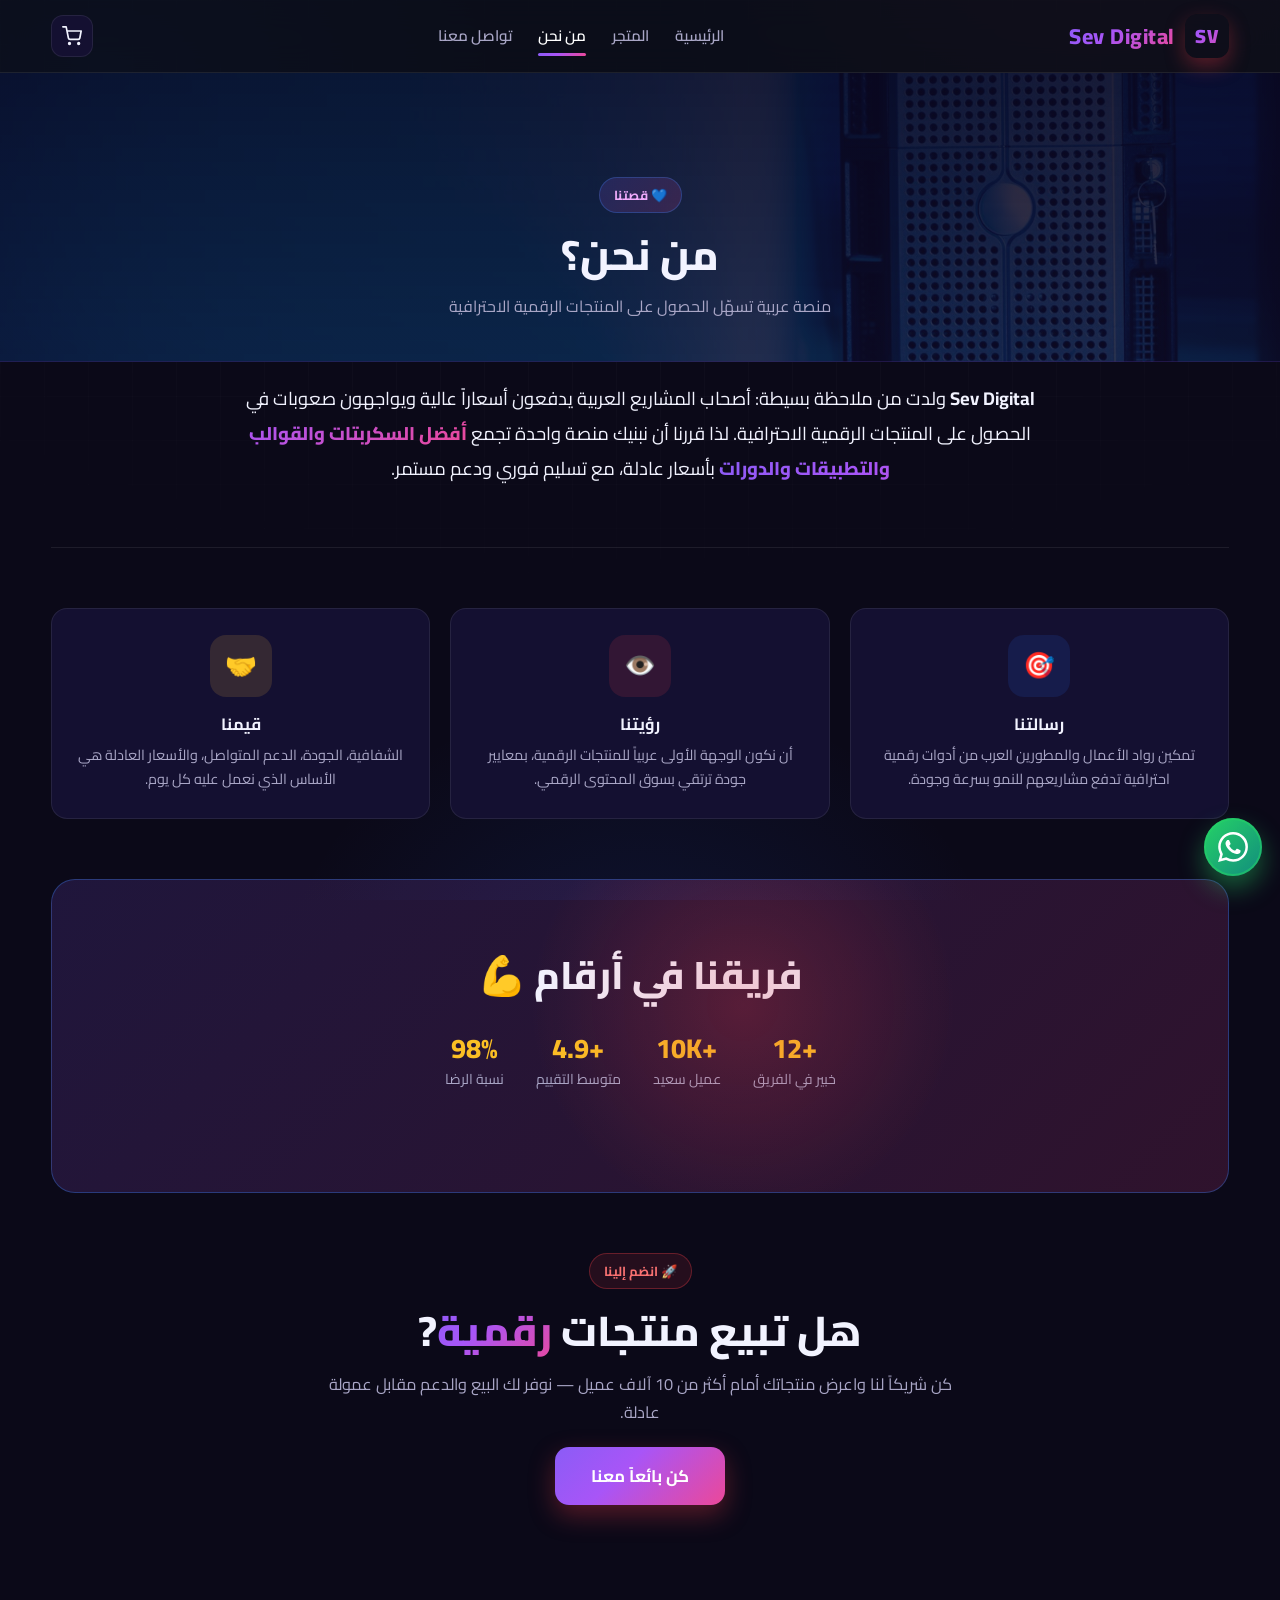
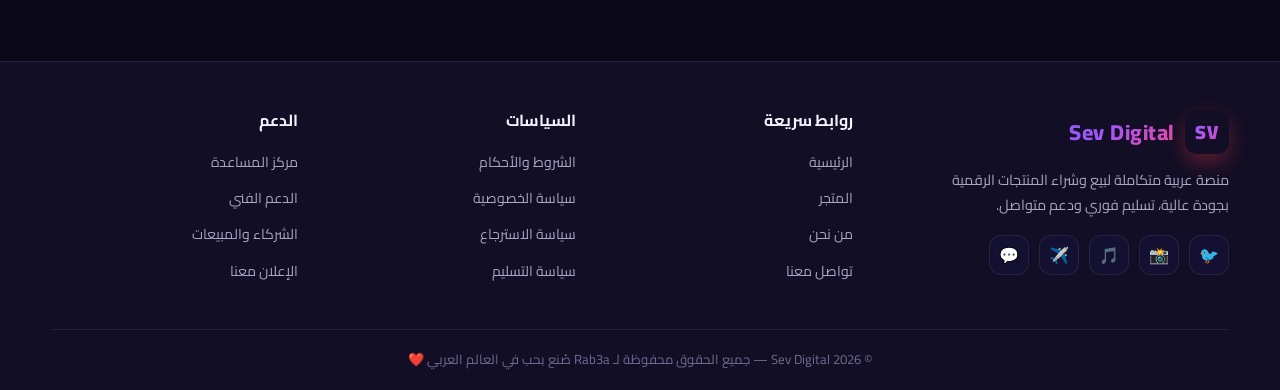
<file: about.html>
<!DOCTYPE html>
<html lang="ar" dir="rtl">
<head>
  <meta charset="UTF-8">
  <meta name="viewport" content="width=device-width, initial-scale=1.0, viewport-fit=cover">
  <meta name="description" content="من نحن — تعرّف على قصة Sev Digital وفريقنا ورسالتنا.">
  <meta name="theme-color" content="#7c3aed">
  <meta name="apple-mobile-web-app-capable" content="yes">
  <meta name="apple-mobile-web-app-status-bar-style" content="black-translucent">
  <title>من نحن — Sev Digital</title>
  <link rel="manifest" href="manifest.json">
  <link rel="apple-touch-icon" href="icons/icon-192.png">
  <link rel="icon" href="icons/icon-192.png" type="image/png">
  <link rel="preconnect" href="https://fonts.googleapis.com">
  <link href="https://fonts.googleapis.com/css2?family=Cairo:wght@400;500;600;700;800;900&display=swap" rel="stylesheet">
  <link rel="stylesheet" href="css/style.css?v=fg10">
</head>
<body>
  <div class="bg-decor"></div>
  <div class="bg-grid"></div>

  <header class="site-header">
    <div class="container nav">
      <a href="index.html" class="brand">
        <span class="brand-icon"><svg viewBox="0 0 512 512" width="26" height="26" fill="none" stroke="#fff" stroke-width="34" stroke-linecap="round" aria-hidden="true"><path d="M 196 184 h 104 a 36 36 0 0 1 0 72 h -104 a 36 36 0 0 0 0 72 h 104"/></svg></span>
        <span>Sev Digital</span>
      </a>
      <nav class="nav-links" id="navLinks">
        <a href="index.html">الرئيسية</a>
        <a href="products.html">المتجر</a>
        <a href="about.html">من نحن</a>
        <a href="contact.html">تواصل معنا</a>
      </nav>
      <div class="nav-actions">
        <button class="icon-btn" onclick="window.location.href='cart.html'" title="سلة التسوق">
          <svg width="20" height="20" viewBox="0 0 24 24" fill="none" stroke="currentColor" stroke-width="2" stroke-linecap="round" stroke-linejoin="round"><circle cx="9" cy="21" r="1"/><circle cx="20" cy="21" r="1"/><path d="M1 1h4l2.68 13.39a2 2 0 0 0 2 1.61h9.72a2 2 0 0 0 2-1.61L23 6H6"/></svg>
          <span class="nav-cart-badge" style="display:none">0</span>
        </button>
        <button class="hamburger" id="hamburger" aria-label="القائمة">
          <span></span><span></span><span></span>
        </button>
      </div>
    </div>
  </header>

  <section class="page-head head-casablanca">
    <div class="container">
      <span class="eyebrow">💙 قصتنا</span>
      <h1>من <span class="grad">نحن</span>؟</h1>
      <p>منصة عربية تسهّل الحصول على المنتجات الرقمية الاحترافية</p>
    </div>
  </section>

  <section class="section" style="padding-top:20px">
    <div class="container">
      <div class="prose" style="text-align:center">
        <p style="font-size:1.15rem;color:var(--text);line-height:1.9">
          <b>Sev Digital</b> ولدت من ملاحظة بسيطة: أصحاب المشاريع العربية يدفعون أسعاراً عالية ويواجهون صعوبات في الحصول على
          المنتجات الرقمية الاحترافية. لذا قررنا أن نبنيك منصة واحدة تجمع <span class="gradient-text" style="font-weight:800">أفضل السكربتات والقوالب والتطبيقات والدورات</span>
          بأسعار عادلة، مع تسليم فوري ودعم مستمر.
        </p>
      </div>

      <hr class="divider">

      <div class="features-grid" style="margin-bottom:60px">
        <div class="feature-card">
          <div class="feature-icon f-blue">🎯</div>
          <h4>رسالتنا</h4>
          <p>تمكين رواد الأعمال والمطورين العرب من أدوات رقمية احترافية تدفع مشاريعهم للنمو بسرعة وجودة.</p>
        </div>
        <div class="feature-card">
          <div class="feature-icon f-red">👁️</div>
          <h4>رؤيتنا</h4>
          <p>أن نكون الوجهة الأولى عربياً للمنتجات الرقمية، بمعايير جودة ترتقي بسوق المحتوى الرقمي.</p>
        </div>
        <div class="feature-card">
          <div class="feature-icon f-gold">🤝</div>
          <h4>قيمنا</h4>
          <p>الشفافية، الجودة، الدعم المتواصل، والأسعار العادلة هي الأساس الذي نعمل عليه كل يوم.</p>
        </div>
      </div>

      <div class="cta-box" style="margin-bottom:60px">
        <h2>فريقنا في أرقام 💪</h2>
        <div class="hero-stats" style="justify-content:center;margin-top:30px">
          <div class="stat"><h3><em>+12</em></h3><p>خبير في الفريق</p></div>
          <div class="stat"><h3><em>+10K</em></h3><p>عميل سعيد</p></div>
          <div class="stat"><h3><em>+4.9</em></h3><p>متوسط التقييم</p></div>
          <div class="stat"><h3><em>98%</em></h3><p>نسبة الرضا</p></div>
        </div>
      </div>

      <div class="section-head">
        <span class="eyebrow red">🚀 انضم إلينا</span>
        <h2 class="section-title">هل تبيع منتجات <span class="acc">رقمية</span>?</h2>
        <p>كن شريكاً لنا واعرض منتجاتك أمام أكثر من 10 آلاف عميل — نوفر لك البيع والدعم مقابل عمولة عادلة.</p>
        <div style="margin-top:20px">
          <a href="contact.html" class="btn btn-primary btn-lg">كن بائعاً معنا</a>
        </div>
      </div>
    </div>
  </section>

  <footer class="site-footer">
    <div class="container">
      <div class="footer-grid">
        <div class="footer-brand">
          <a href="index.html" class="brand"><span class="brand-icon"><svg viewBox="0 0 512 512" width="26" height="26" fill="none" stroke="#fff" stroke-width="34" stroke-linecap="round" aria-hidden="true"><path d="M 196 184 h 104 a 36 36 0 0 1 0 72 h -104 a 36 36 0 0 0 0 72 h 104"/></svg></span><span>Sev Digital</span></a>
          <p>منصة عربية متكاملة لبيع وشراء المنتجات الرقمية بجودة عالية، تسليم فوري ودعم متواصل.</p>
          <div class="footer-social">
            <a href="#" title="تويتر" aria-label="تويتر">🐦</a>
            <a href="#" title="انستغرام" aria-label="انستغرام">📸</a>
            <a href="#" title="تيك توك" aria-label="تيك توك">🎵</a>
            <a href="#" title="تيليغرام" aria-label="تيليغرام">✈️</a>
            <a href="#" title="واتساب" aria-label="واتساب">💬</a>
          </div>
        </div>
        <div class="footer-col">
          <h4>روابط سريعة</h4>
          <ul>
            <li><a href="index.html">الرئيسية</a></li>
            <li><a href="products.html">المتجر</a></li>
            <li><a href="about.html">من نحن</a></li>
            <li><a href="contact.html">تواصل معنا</a></li>
          </ul>
        </div>
        <div class="footer-col">
          <h4>السياسات</h4>
          <ul>
            <li><a href="terms.html">الشروط والأحكام</a></li>
            <li><a href="privacy.html">سياسة الخصوصية</a></li>
            <li><a href="terms.html#refund">سياسة الاسترجاع</a></li>
            <li><a href="terms.html#delivery">سياسة التسليم</a></li>
          </ul>
        </div>
        <div class="footer-col">
          <h4>الدعم</h4>
          <ul>
            <li><a href="contact.html">مركز المساعدة</a></li>
            <li><a href="contact.html">الدعم الفني</a></li>
            <li><a href="contact.html">الشركاء والمبيعات</a></li>
            <li><a href="contact.html">الإعلان معنا</a></li>
          </ul>
        </div>
      </div>
      <div class="footer-bottom">
        <p>© <span id="year"></span> Sev Digital — جميع الحقوق محفوظة لـ Rab3a صُنع بحب في العالم العربي ❤️</p>
      </div>
    </div>
  </footer>

  <button class="to-top" id="toTop" aria-label="العودة للأعلى">↑</button>


  <script src="js/config.js?v=fg10"></script>
  <script src="js/data.js?v=fg10"></script>
  <script src="js/app.js?v=fg10"></script>
</body>
</html>
</file>
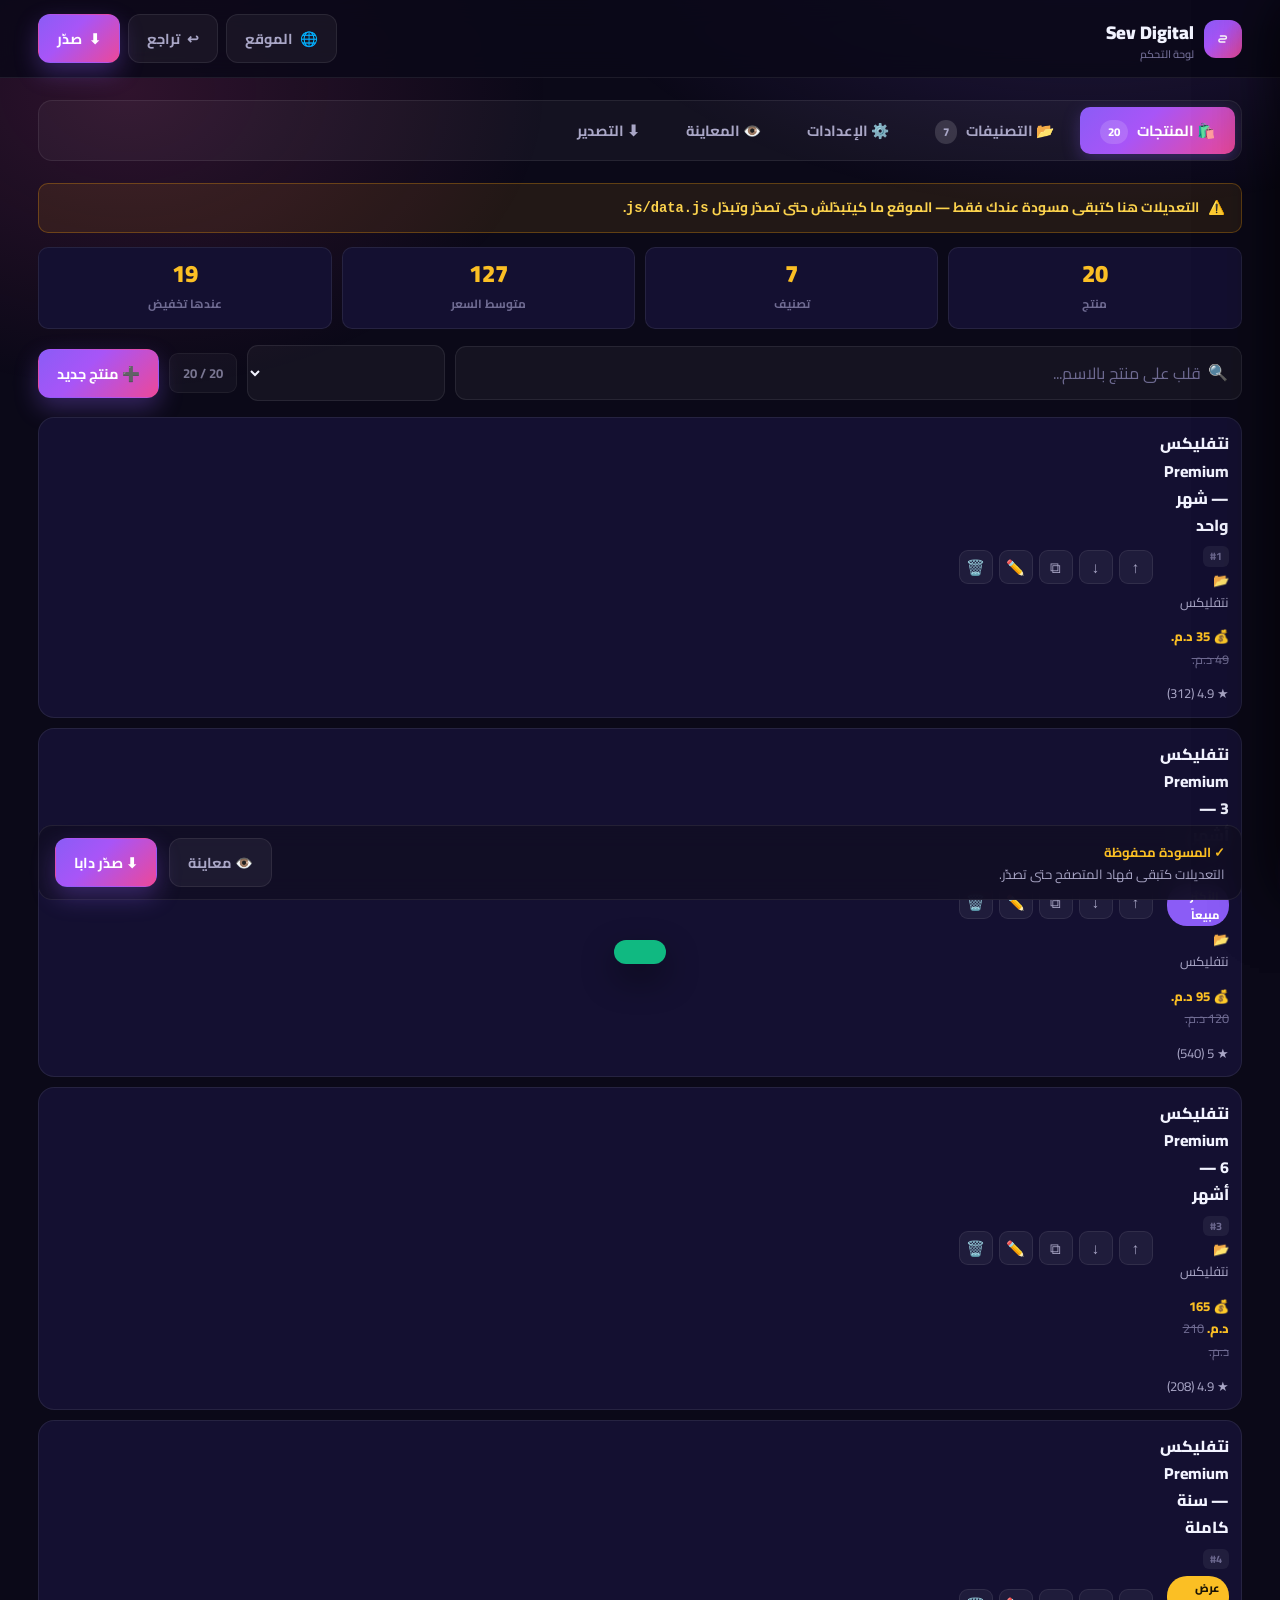
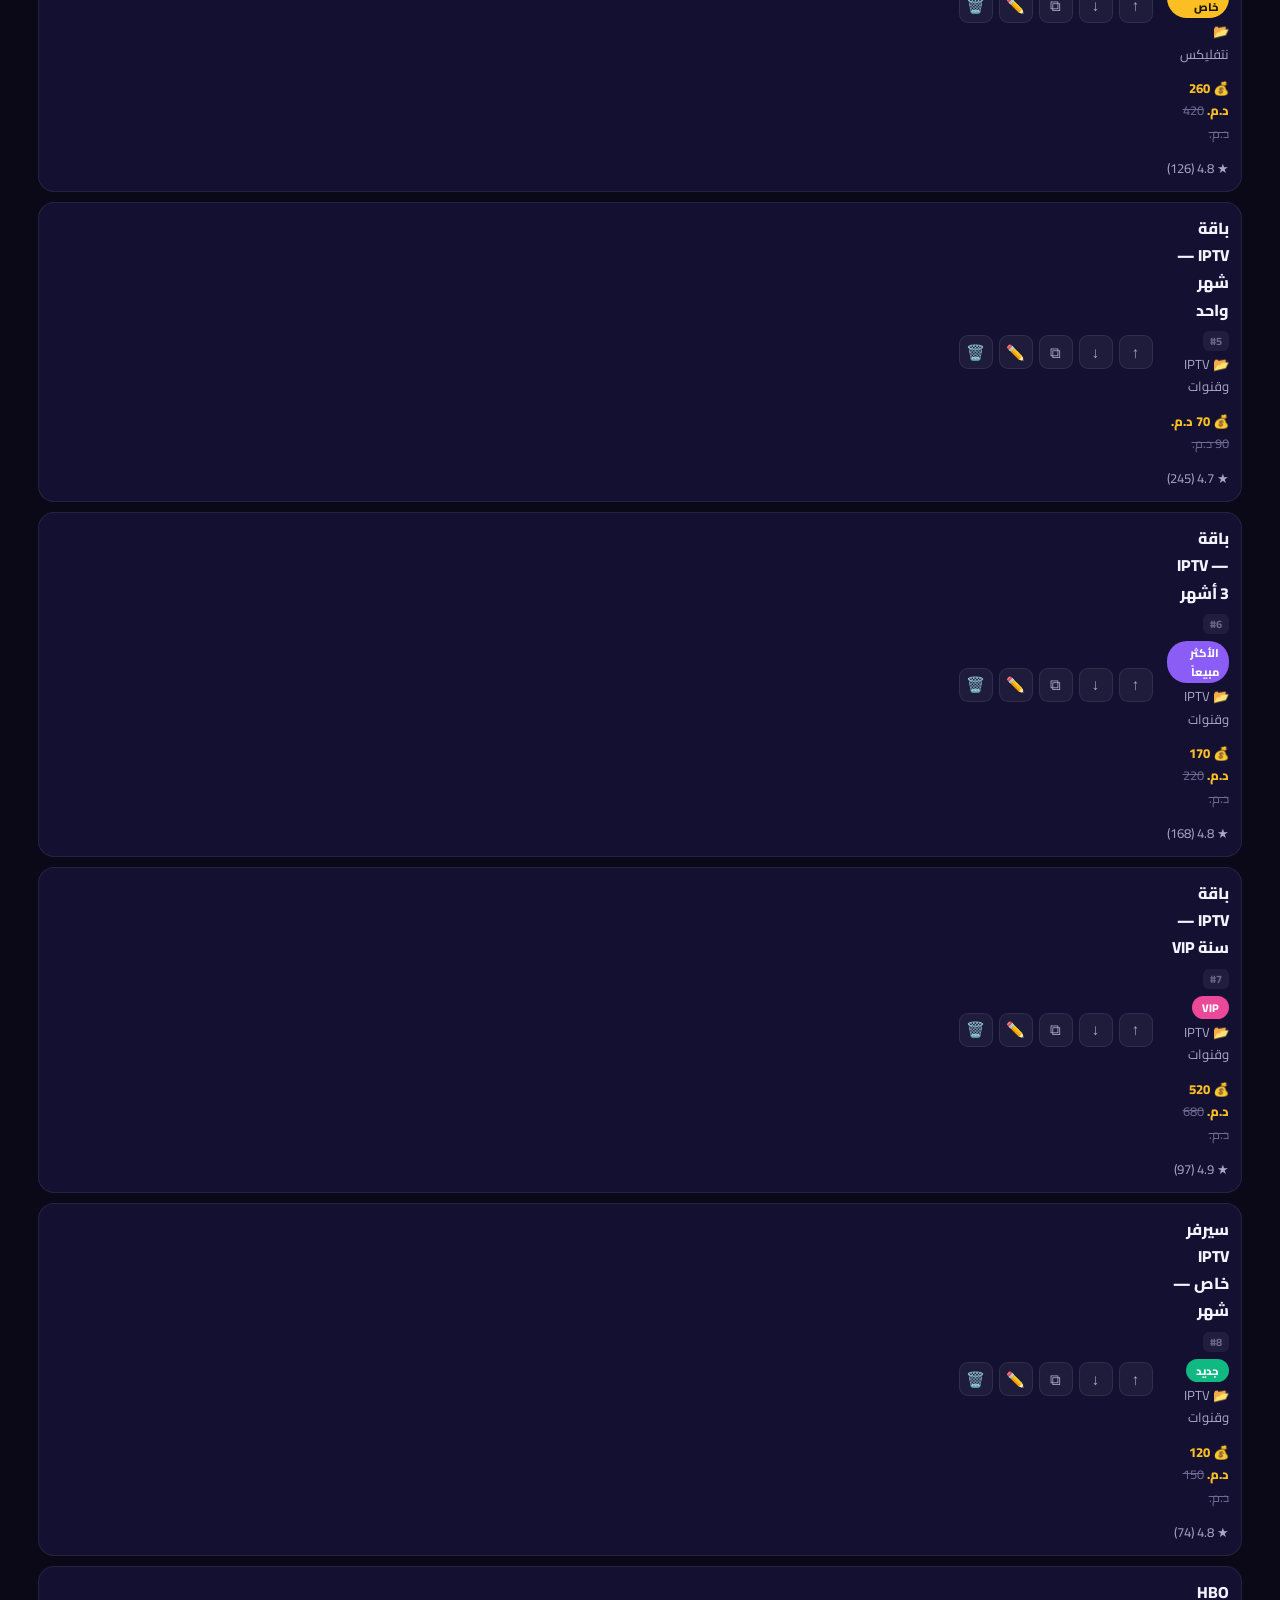
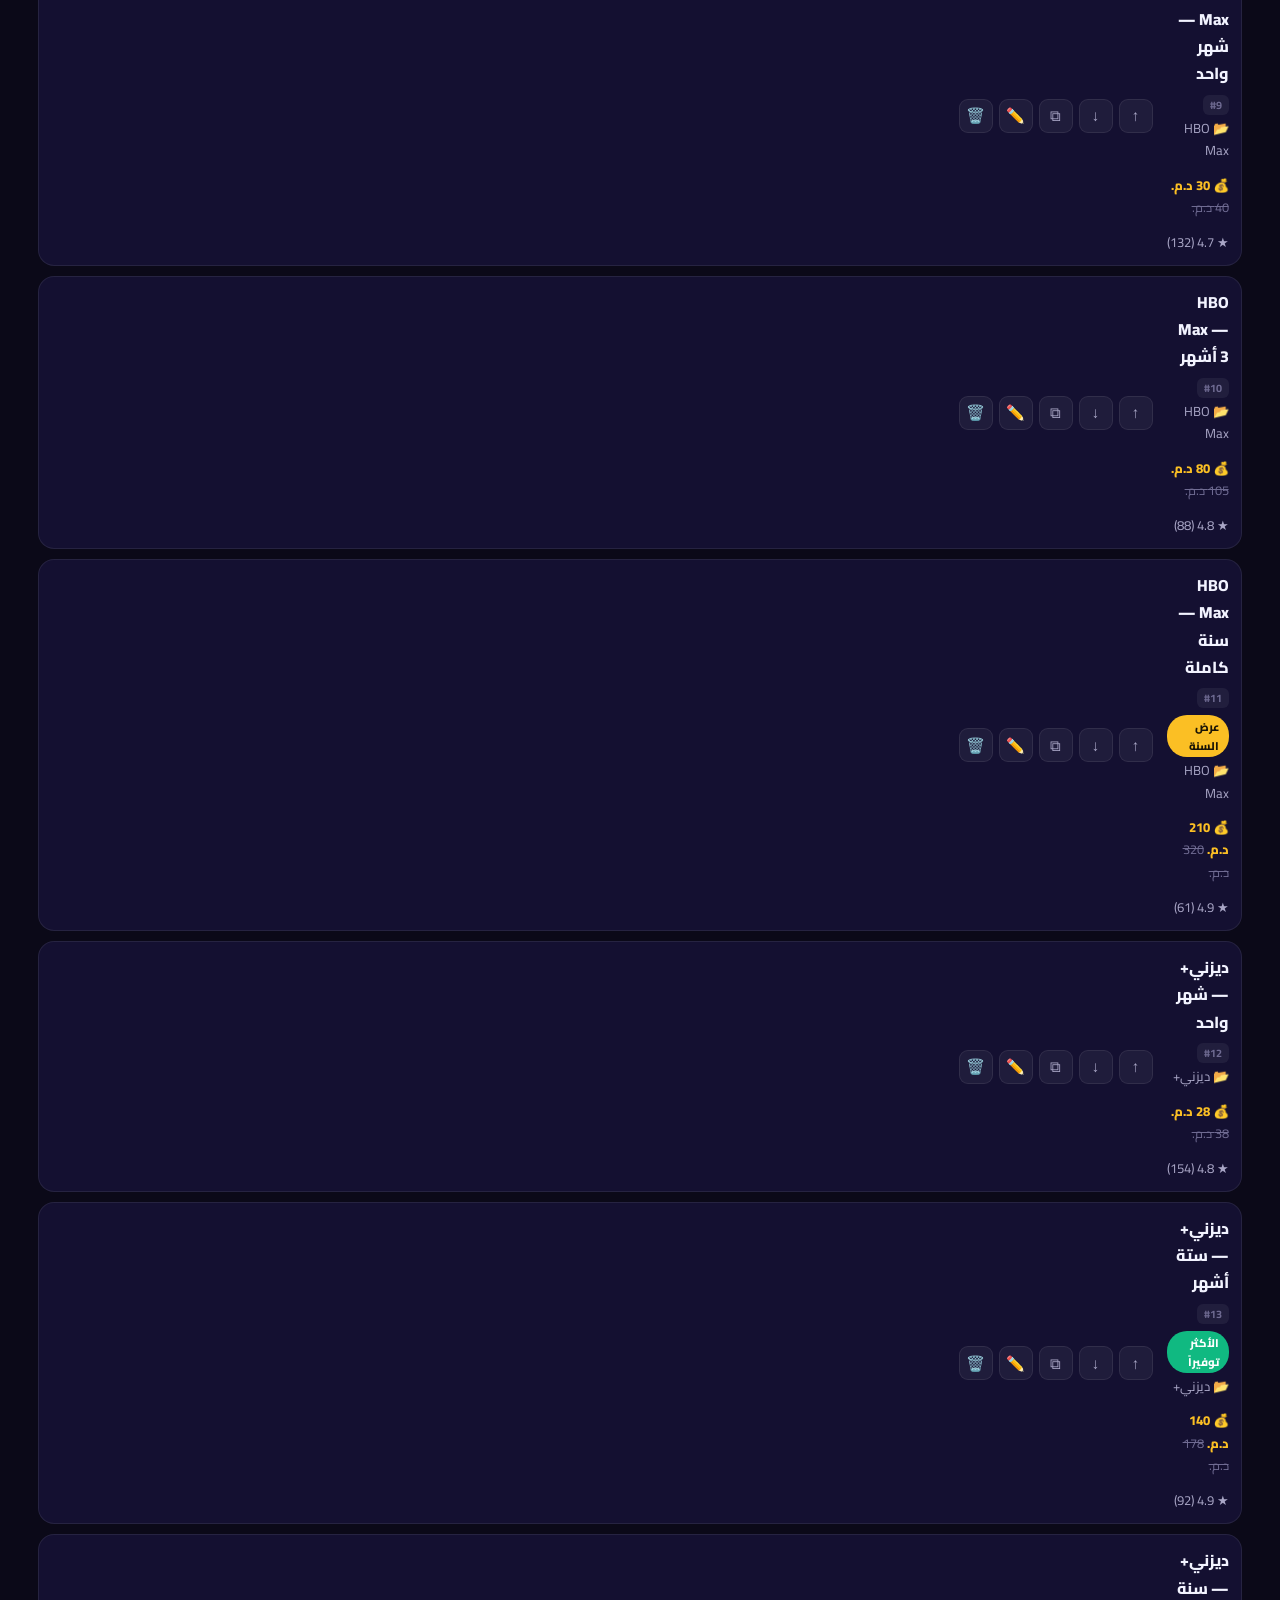
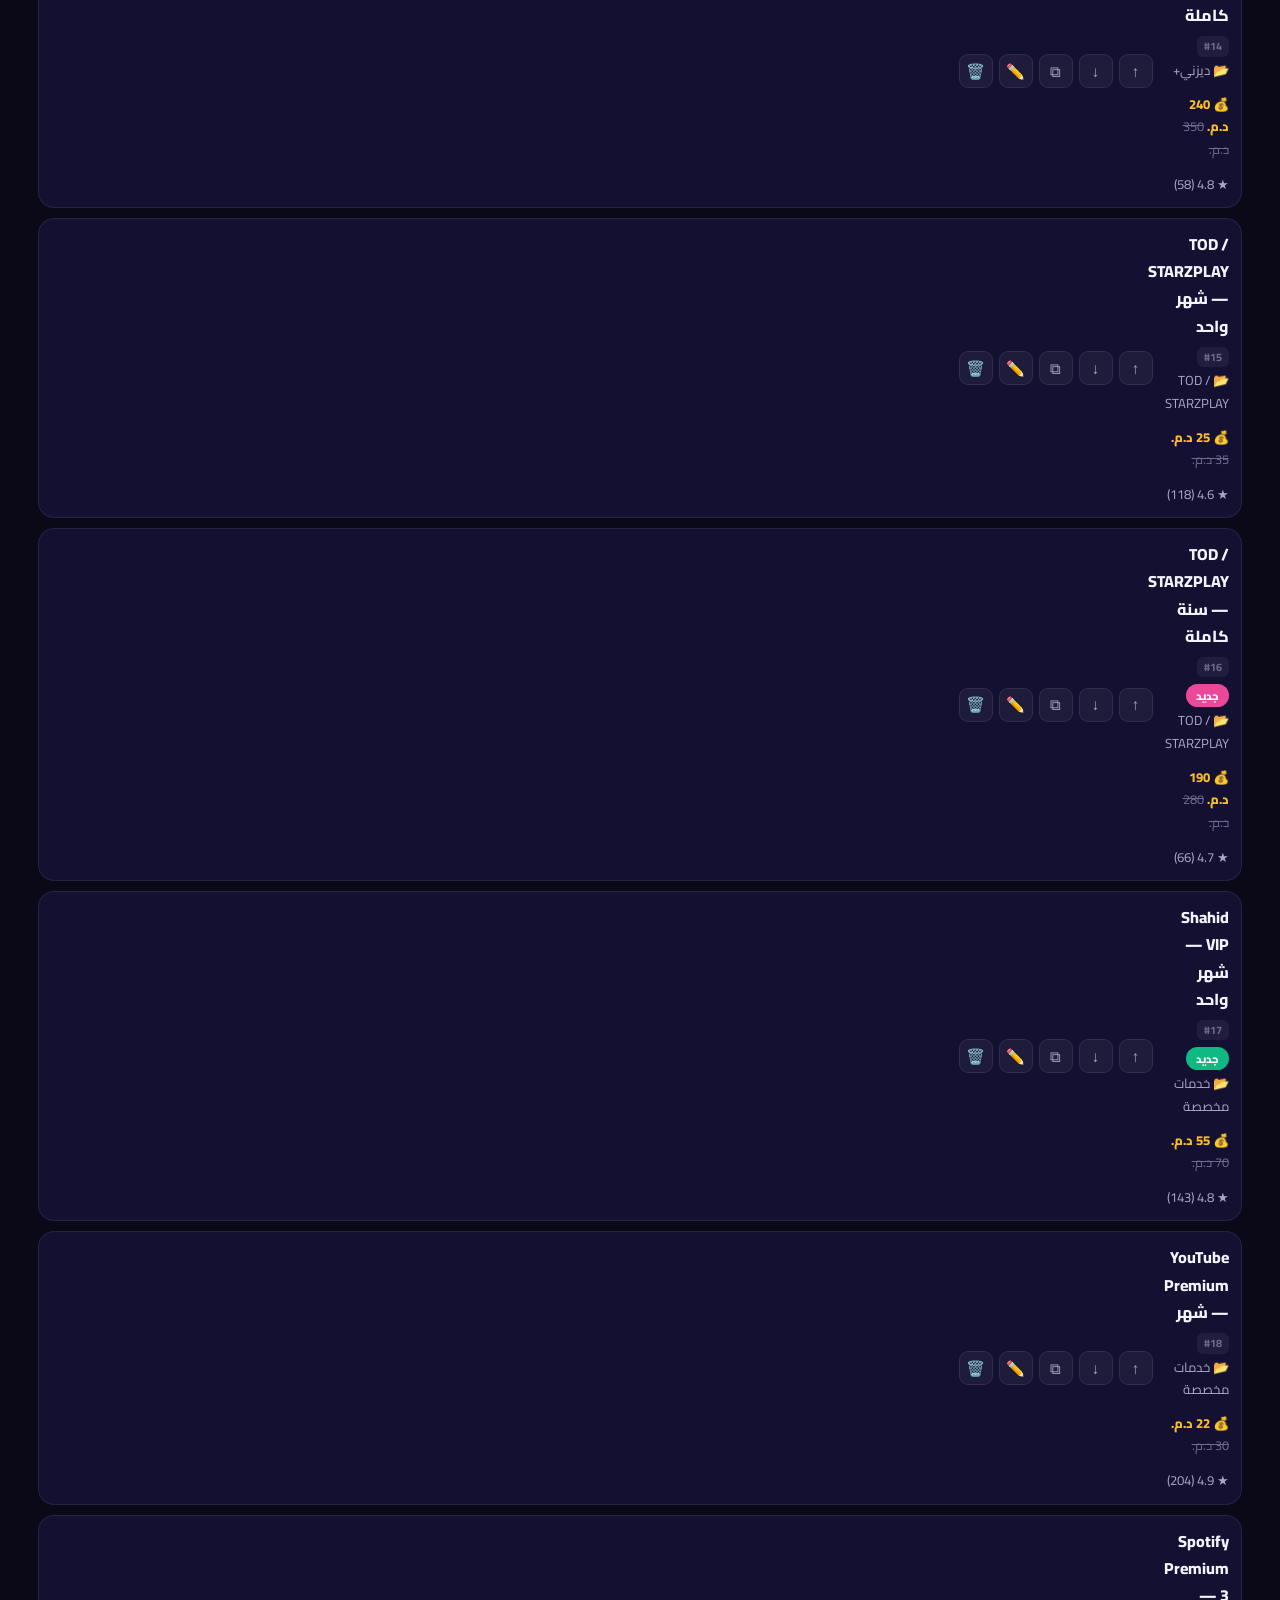
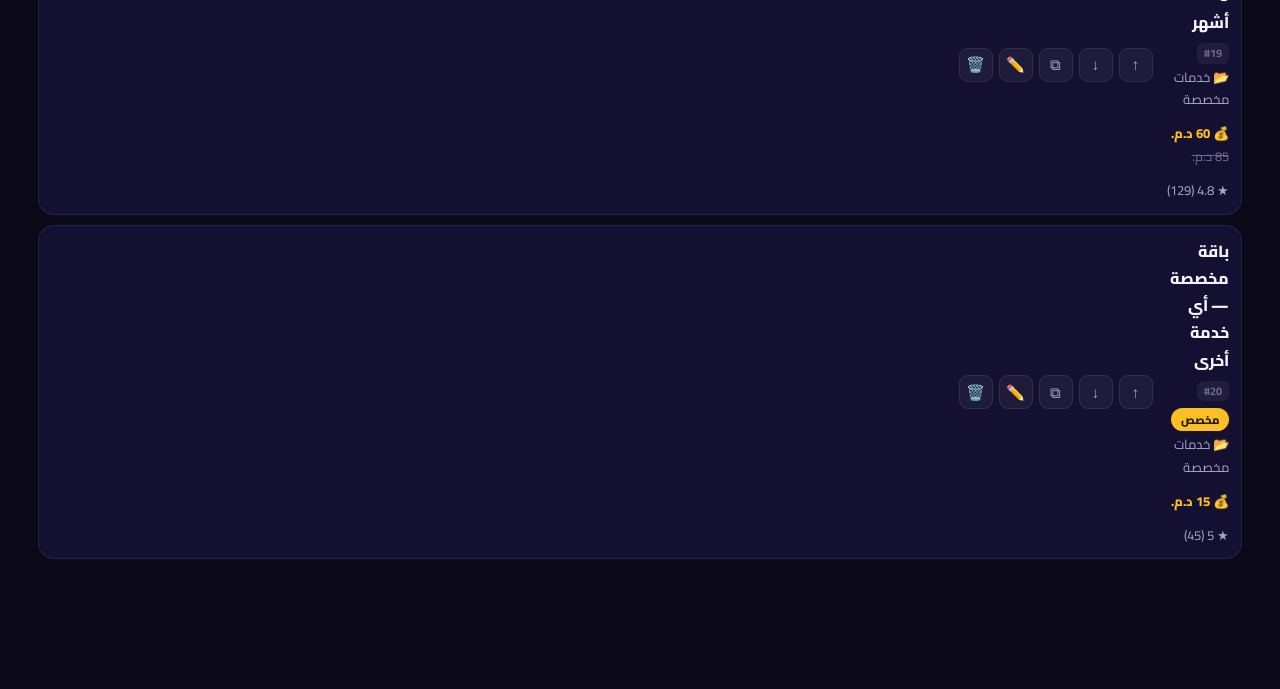
<file: admin.html>
<!DOCTYPE html>
<html lang="ar" dir="rtl">
<head>
  <meta charset="UTF-8">
  <meta name="viewport" content="width=device-width, initial-scale=1.0, viewport-fit=cover">
  <meta name="robots" content="noindex, nofollow">
  <meta name="theme-color" content="#7c3aed">
  <title>لوحة التحكم — Sev Digital</title>
  <link rel="icon" href="icons/icon-192.png" type="image/png">
  <link rel="preconnect" href="https://fonts.googleapis.com">
  <link href="https://fonts.googleapis.com/css2?family=Cairo:wght@400;500;600;700;800;900&display=swap" rel="stylesheet">
  <link rel="stylesheet" href="css/admin.css?v=1">
</head>
<body>
  <div class="bg-decor"></div>

  <header class="adm-head">
    <div class="shell adm-head-in">
      <a href="index.html" class="brand">
        <span class="brand-icon"><svg viewBox="0 0 512 512" width="22" height="22" fill="none" stroke="#fff" stroke-width="34" stroke-linecap="round" aria-hidden="true"><path d="M 196 184 h 104 a 36 36 0 0 1 0 72 h -104 a 36 36 0 0 0 0 72 h 104"/></svg></span>
        <span>Sev Digital<small>لوحة التحكم</small></span>
      </a>
      <div class="head-actions">
        <button class="btn btn-ghost" id="btnOpenSite" title="شوف الموقع">🌐 <span class="tx">الموقع</span></button>
        <button class="btn btn-ghost" id="btnDiscard" title="ترجع للمحتوى الأصلي">↩ <span class="tx">تراجع</span></button>
        <button class="btn btn-primary" id="btnGoExport">⬇ <span class="tx">صدّر</span></button>
      </div>
    </div>
  </header>

  <main class="shell">

    <div class="alert alert-info" id="draftNote" style="display:none"></div>

    <nav class="tabs">
      <button class="tab active" data-tab="products">🛍️ المنتجات <span class="cnt" id="cntProducts">0</span></button>
      <button class="tab" data-tab="categories">📂 التصنيفات <span class="cnt" id="cntCategories">0</span></button>
      <button class="tab" data-tab="settings">⚙️ الإعدادات</button>
      <button class="tab" data-tab="preview">👁️ المعاينة</button>
      <button class="tab" data-tab="export">⬇ التصدير</button>
    </nav>

    <!-- ================= المنتجات ================= -->
    <section class="view on" id="view-products">
      <div class="alert alert-warn">
        <span>⚠️</span>
        <div>التعديلات هنا كتبقى <b>مسودة عندك فقط</b> — الموقع ما كيتبدّلش حتى تصدّر وتبدّل <code style="direction:ltr;display:inline-block">js/data.js</code>.</div>
      </div>

      <div class="stats" id="stats"></div>

      <div class="toolbar">
        <div class="search-box">
          <span class="ic">🔍</span>
          <input type="text" class="input" id="searchProducts" placeholder="قلب على منتج بالاسم...">
        </div>
        <select class="select" id="filterCat" style="width:auto;min-width:180px"></select>
        <button class="btn btn-ghost btn-sm" id="pCount" style="pointer-events:none;opacity:.7">0</button>
        <button class="btn btn-primary" id="btnAddProduct" style="margin-inline-start:auto">➕ منتج جديد</button>
      </div>

      <div class="plist" id="plist"></div>
    </section>

    <!-- ================= التصنيفات ================= -->
    <section class="view" id="view-categories">
      <div class="toolbar">
        <p style="color:var(--text-dim);font-size:.88rem;flex:1">
          التصنيفات هي الأقسام اللي كيتقسم بيها المتجر (نتفليكس، IPTV، HBO...). التصنيف «الكل» ثابت ما يمكنش تحيّدو.
        </p>
        <button class="btn btn-primary" id="btnAddCategory">➕ تصنيف جديد</button>
      </div>
      <div class="plist" id="clist"></div>
    </section>

    <!-- ================= الإعدادات ================= -->
    <section class="view" id="view-settings">
      <div class="card">
        <h3>🏪 هوية المتجر</h3>
        <p class="sub">الاسم والأيقونة والعملة — كتبان فالهيدر وفـ الفوتر وكولشي.</p>
        <div class="row row-2">
          <div>
            <label class="lbl">اسم المتجر</label>
            <input type="text" class="input" id="sBrandName">
          </div>
          <div>
            <label class="lbl">الأحرف ديال الشعار</label>
            <input type="text" class="input" id="sBrandShort" maxlength="3">
          </div>
        </div>
        <div style="margin-top:12px">
          <label class="lbl">الوصف المختصر</label>
          <input type="text" class="input" id="sTagline">
        </div>
        <div class="row row-3" style="margin-top:12px">
          <div>
            <label class="lbl">العملة</label>
            <input type="text" class="input" id="sCurrency">
            <p class="hint">مثال: د.م. / $ / €</p>
          </div>
          <div>
            <label class="lbl">الضريبة ٪</label>
            <input type="number" class="input" id="sTax" min="0" max="100" step="1">
          </div>
          <div>
            <label class="lbl">كود الخصم</label>
            <input type="text" class="input" id="sPromoCode">
          </div>
        </div>
        <div style="margin-top:12px;max-width:220px">
          <label class="lbl">نسبة الخصم ٪</label>
          <input type="number" class="input" id="sPromoOff" min="0" max="100" step="1">
        </div>
      </div>

      <div class="card">
        <h3>🎨 ألوان الهوية</h3>
        <p class="sub">بدّل أي لون وكيتبدّل لون الموقع كامل — ديما خزّن <code style="direction:ltr;display:inline-block">js/config.js</code>.</p>
        <div class="color-grid" id="colorGrid"></div>
      </div>

      <div class="card">
        <h3>📞 التواصل</h3>
        <p class="sub">كيبانو فـ صفحة «تواصل معنا» وفي السلة وزرّ الواتساب.</p>
        <div class="row row-2">
          <div>
            <label class="lbl">البريد الإلكتروني</label>
            <input type="email" class="input" id="sEmail" dir="ltr" style="text-align:right">
          </div>
          <div>
            <label class="lbl">الهاتف</label>
            <input type="text" class="input" id="sPhone" dir="ltr" style="text-align:right">
          </div>
        </div>
        <div class="row row-2" style="margin-top:12px">
          <div>
            <label class="lbl">رقم الواتساب</label>
            <input type="text" class="input" id="sWa" dir="ltr" style="text-align:right">
          </div>
          <div>
            <label class="lbl">أوقات العمل</label>
            <input type="text" class="input" id="sHours">
          </div>
        </div>
      </div>

      <div class="card">
        <h3>🛒 المنتجات ديال الواجهة</h3>
        <p class="sub">اللي كتبانو فالواجهة الرئيسية (البطاقة الكبيرة فوق).</p>
        <div id="heroBox" style="display:grid;gap:8px"></div>
      </div>

      <div class="card">
        <h3>💬 آراء العملاء</h3>
        <p class="sub">رأيو واحد فـ كل سطر، بالصيغة: <code style="direction:ltr;display:inline-block">الاسم | الصفة | التقييم | نص الرأي</code></p>
        <textarea class="textarea" id="testiBox" rows="6" placeholder="محمد العتيبي | صاحب متجر إلكتروني | 5 | نص الرأي هنا"></textarea>
      </div>

      <div class="card">
        <h3>📝 ملاحظات الدفع والتوصيل</h3>
        <p class="sub"> كتبان فصفحة إتمام الطلب.</p>
        <label class="lbl">ملاحظة الدفع</label>
        <textarea class="textarea" id="sPaymentNote" rows="3"></textarea>
        <label class="lbl" style="margin-top:12px">ملاحظة التوصيل</label>
        <textarea class="textarea" id="sDeliveryNote" rows="3"></textarea>
      </div>
    </section>

    <!-- ================= المعاينة ================= -->
    <section class="view" id="view-preview">
      <div class="alert alert-info">
        <span>👁️</span>
        <div>هادو هما المنتجات كيفاش غادي يبانو فالمتجر <b>من بعد ما تصدّر</b> — نفس الشكل ديال <code style="direction:ltr;display:inline-block">products.html</code>.</div>
      </div>
      <div class="preview-bar">
        <div class="chips" id="pvChips"></div>
      </div>
      <div class="pgrid" id="pvGrid"></div>
    </section>

    <!-- ================= التصدير ================= -->
    <section class="view" id="view-export">
      <div class="export-note">
        <h4>📦 كيفاش تنشر تعديلاتك (3 خطوات)</h4>
        <ol>
          <li>حمل الملف بالأزرار ديال لتحت — <code>data.js</code> هو الأساسي.</li>
          <li>بدّل الملف القديم فمشروعك: <code>js/data.js</code></li>
          <li>سجّل/ارفع على GitHub → الموقع كيتحدّث بوحدو.</li>
        </ol>
      </div>

      <div class="card">
        <h3>🛍️ ملف المنتجات</h3>
        <p class="sub"><code style="direction:ltr;display:inline-block">js/data.js</code> — فيه التصنيفات وكل المنتجات. هو الملف الوحيد اللي خصك تبدّله فـ 90% ديال الحالات.</p>
        <div class="alert alert-ok" id="checkBox" style="display:none"></div>
        <div class="toolbar">
          <button class="btn btn-primary btn-lg" id="btnDownloadData">⬇ تحميل data.js</button>
          <button class="btn btn-ghost" id="btnCopyData">📋 نسخ الكود</button>
        </div>
        <textarea class="code-out" id="codeOut" readonly spellcheck="false"></textarea>
      </div>

      <div class="card">
        <h3>⚙️ ملف الإعدادات (اختياري)</h3>
        <p class="sub">خصك غيرو إلا بدّلتي الألوان ولا الاسم ولا التواصل. ⚠️ كيعوّض الملف كامل وكيحيد التعليقات القديمة.</p>
        <div class="toolbar">
          <button class="btn btn-gold" id="btnDownloadConfig">⬇ تحميل config.js</button>
        </div>
      </div>

      <div class="card">
        <h3>💾 نسخة احتياطية</h3>
        <p class="sub">ملف JSON ديال كلشي — استرجعو فأي وقت ولا تنقلو بين الأجهزة.</p>
        <div class="toolbar">
          <button class="btn btn-ghost" id="btnExportJSON">⬇ نسخة احتياطية</button>
          <button class="btn btn-ghost" id="btnImportJSON">⬆ استرجاع</button>
          <input type="file" id="fileJSON" accept="application/json,.json" hidden>
        </div>
      </div>
    </section>

    <div class="savebar">
      <div class="sb-txt">
        <b id="sbState">✓ المسودة محفوظة</b><br>
        التعديلات كتبقى فهاد المتصفح حتى تصدّر.
      </div>
      <button class="btn btn-ghost" onclick="switchTab('preview')">👁️ معاينة</button>
      <button class="btn btn-primary" id="btnGoExport2">⬇ صدّر دابا</button>
    </div>
  </main>

  <!-- ============ محرّر المنتج ============ -->
  <div class="drawer-bg" id="drawerBg"></div>

  <aside class="drawer" id="drawer" role="dialog" aria-modal="true">
    <div class="drawer-head">
      <h3 id="editorTitle">✏️ تعديل المنتج</h3>
      <button class="icon-btn x" id="drawerCloseX" aria-label="أغلق">✕</button>
    </div>
    <div class="drawer-body">
      <div class="grp">
        <div class="grp-title">الأساس</div>
        <label class="lbl">اسم المنتج <span class="req">*</span></label>
        <input type="text" class="input" id="fTitle" placeholder="مثال: نتفليكس Premium — شهر واحد">
      </div>

      <div class="grp">
        <div class="grp-title">التصنيف</div>
        <select class="select" id="fCat"></select>
        <p class="hint">إلا بدّلتي التصنيف، الاسم فـ catName كيتحدّث بوحدو.</p>
      </div>

      <div class="grp">
        <div class="grp-title">الثمن</div>
        <div class="row row-2">
          <div>
            <label class="lbl">الثمن الحالي</label>
            <input type="number" class="input" id="fPrice" min="0" step="0.5">
          </div>
          <div>
            <label class="lbl">الثمن قبل التخفيض</label>
            <input type="number" class="input" id="fOldPrice" min="0" step="0.5">
          </div>
        </div>
        <p class="hint">حط 0 فـ «قبل التخفيض» إلا ما كاينش عرض.</p>
      </div>

      <div class="grp">
        <div class="grp-title">التقييم والمبيعات</div>
        <div class="row row-3">
          <div>
            <label class="lbl">التقييم</label>
            <input type="number" class="input" id="fRate" min="0" max="5" step="0.1">
          </div>
          <div>
            <label class="lbl">عدد التقييمات</label>
            <input type="number" class="input" id="fReviews" min="0" step="1">
          </div>
          <div>
            <label class="lbl">المبيعات</label>
            <input type="text" class="input" id="fSales" placeholder="1.8 ألف">
          </div>
        </div>
      </div>

      <div class="grp">
        <div class="grp-title">الشارة</div>
        <label class="lbl">نص الشارة</label>
        <input type="text" class="input" id="fBadge" placeholder="مثال: الأكثر مبيعاً — ولا سيبها فارغة">
        <label class="lbl" style="margin-top:10px">لون الشارة</label>
        <input type="hidden" id="fBadgeColor" value="">
        <div class="swatches" id="swatches"></div>
      </div>

      <div class="grp">
        <div class="grp-title">المميزات</div>
        <label class="lbl">واحد فـ كل سطر</label>
        <textarea class="textarea" id="fFeatures" rows="5" placeholder="جودة فائقة 4K UHD&#10;تسليم فوري&#10;ضمان كامل"></textarea>
      </div>

      <div class="grp">
        <div class="grp-title">الوصف</div>
        <textarea class="textarea" id="fDesc" rows="4" placeholder="وصف قصير كيبان فصفحة المنتج…"></textarea>
      </div>

      <div class="grp">
        <div class="grp-title">المعرّف</div>
        <label class="lbl">ID (لازم يكون فريد)</label>
        <input type="number" class="input" id="fId" min="1" step="1">
        <p class="hint">ما بدّلوش إلا عندك سبب — بعض الروابط كتبال ID.</p>
      </div>
    </div>
    <div class="drawer-foot">
      <button class="btn btn-ghost" id="drawerClose">إلغاء</button>
      <button class="btn btn-primary" id="btnSaveProduct">💾 سجّل</button>
    </div>
  </aside>

  <!-- ============ محرّر التصنيف ============ -->
  <aside class="drawer" id="catDrawer" role="dialog" aria-modal="true">
    <div class="drawer-head">
      <h3 id="catEditorTitle">✏️ تعديل التصنيف</h3>
      <button class="icon-btn x" id="catDrawerCloseX" aria-label="أغلق">✕</button>
    </div>
    <div class="drawer-body">
      <div class="grp">
        <div class="grp-title">التصنيف</div>
        <label class="lbl">الاسم <span class="req">*</span></label>
        <input type="text" class="input" id="cName" placeholder="مثال: نتفليكس">
      </div>
      <div class="grp">
        <div class="grp-title">الرمز والأيقونة</div>
        <label class="lbl">الرمز (ID) — بحروف إنجليزية بلا فراغات</label>
        <input type="text" class="input" id="cId" dir="ltr" style="text-align:right" placeholder="netflix">
        <label class="lbl" style="margin-top:12px">الأيقونة</label>
        <input type="text" class="input" id="cIcon" maxlength="4" style="text-align:center;font-size:1.4rem">
        <div class="emoji-picker" id="catEmojiPicker"></div>
        <p class="hint">⚠️ تغيير الرمز كيسحب المنتجات ديال التصنيف معاه.</p>
      </div>
    </div>
    <div class="drawer-foot">
      <button class="btn btn-ghost" id="catDrawerClose">إلغاء</button>
      <button class="btn btn-primary" id="btnSaveCategory">💾 سجّل</button>
    </div>
  </aside>

  <div class="toast" id="toast"></div>

  <script src="js/config.js"></script>
  <script src="js/data.js"></script>
  <script src="js/admin.js"></script>
</body>
</html>
</file>
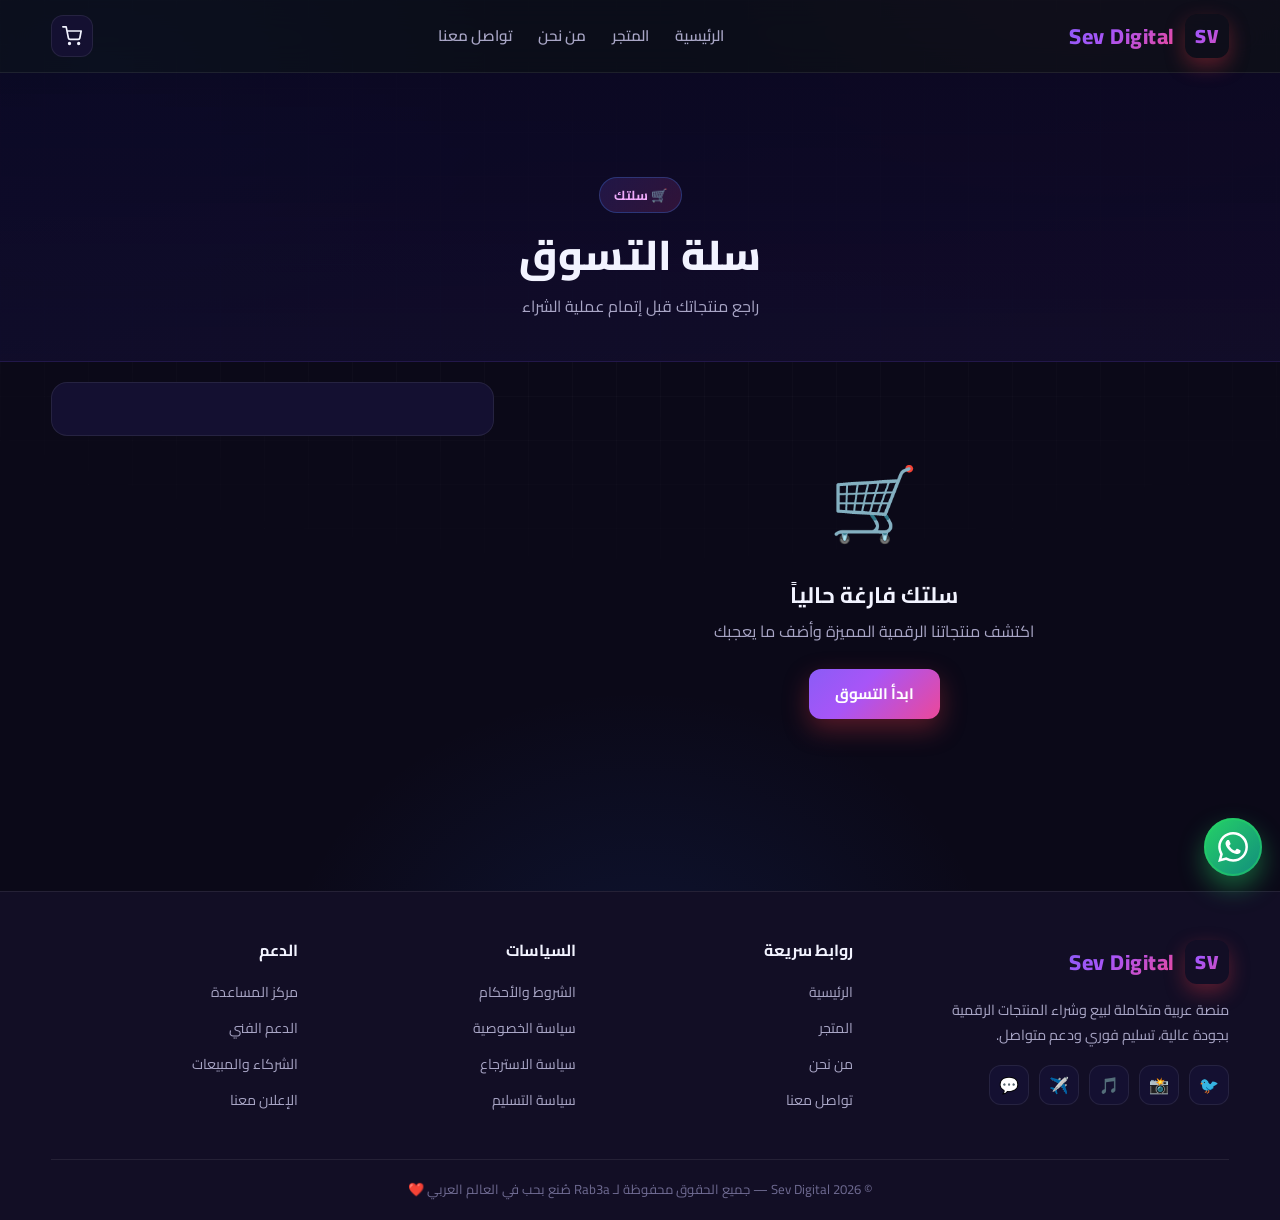
<file: cart.html>
<!DOCTYPE html>
<html lang="ar" dir="rtl">
<head>
  <meta charset="UTF-8">
  <meta name="viewport" content="width=device-width, initial-scale=1.0, viewport-fit=cover">
  <meta name="description" content="سلة التسوق — راجع منتجاتك وأكمل عملية الشراء في Sev Digital.">
  <meta name="theme-color" content="#7c3aed">
  <meta name="apple-mobile-web-app-capable" content="yes">
  <meta name="apple-mobile-web-app-status-bar-style" content="black-translucent">
  <title>سلة التسوق — Sev Digital</title>
  <link rel="manifest" href="manifest.json">
  <link rel="apple-touch-icon" href="icons/icon-192.png">
  <link rel="icon" href="icons/icon-192.png" type="image/png">
  <link rel="preconnect" href="https://fonts.googleapis.com">
  <link href="https://fonts.googleapis.com/css2?family=Cairo:wght@400;500;600;700;800;900&display=swap" rel="stylesheet">
  <link rel="stylesheet" href="css/style.css?v=fg10">
</head>
<body>
  <div class="bg-decor"></div>
  <div class="bg-grid"></div>

  <header class="site-header">
    <div class="container nav">
      <a href="index.html" class="brand">
        <span class="brand-icon"><svg viewBox="0 0 512 512" width="26" height="26" fill="none" stroke="#fff" stroke-width="34" stroke-linecap="round" aria-hidden="true"><path d="M 196 184 h 104 a 36 36 0 0 1 0 72 h -104 a 36 36 0 0 0 0 72 h 104"/></svg></span>
        <span>Sev Digital</span>
      </a>
      <nav class="nav-links" id="navLinks">
        <a href="index.html">الرئيسية</a>
        <a href="products.html">المتجر</a>
        <a href="about.html">من نحن</a>
        <a href="contact.html">تواصل معنا</a>
      </nav>
      <div class="nav-actions">
        <button class="icon-btn" onclick="window.location.href='cart.html'" title="سلة التسوق">
          <svg width="20" height="20" viewBox="0 0 24 24" fill="none" stroke="currentColor" stroke-width="2" stroke-linecap="round" stroke-linejoin="round"><circle cx="9" cy="21" r="1"/><circle cx="20" cy="21" r="1"/><path d="M1 1h4l2.68 13.39a2 2 0 0 0 2 1.61h9.72a2 2 0 0 0 2-1.61L23 6H6"/></svg>
          <span class="nav-cart-badge" style="display:none">0</span>
        </button>
        <button class="hamburger" id="hamburger" aria-label="القائمة">
          <span></span><span></span><span></span>
        </button>
      </div>
    </div>
  </header>

  <section class="page-head">
    <div class="container">
      <span class="eyebrow">🛒 سلتك</span>
      <h1>سلة <span class="grad">التسوق</span></h1>
      <p>راجع منتجاتك قبل إتمام عملية الشراء</p>
    </div>
  </section>

  <section class="section" style="padding-top:20px">
    <div class="container">
      <div class="cart-layout">
        <div class="cart-list" id="cartList"></div>
        <aside class="cart-summary" id="cartSummary"></aside>
      </div>
    </div>
  </section>

  <footer class="site-footer">
    <div class="container">
      <div class="footer-grid">
        <div class="footer-brand">
          <a href="index.html" class="brand"><span class="brand-icon"><svg viewBox="0 0 512 512" width="26" height="26" fill="none" stroke="#fff" stroke-width="34" stroke-linecap="round" aria-hidden="true"><path d="M 196 184 h 104 a 36 36 0 0 1 0 72 h -104 a 36 36 0 0 0 0 72 h 104"/></svg></span><span>Sev Digital</span></a>
          <p>منصة عربية متكاملة لبيع وشراء المنتجات الرقمية بجودة عالية، تسليم فوري ودعم متواصل.</p>
          <div class="footer-social">
            <a href="#" title="تويتر" aria-label="تويتر">🐦</a>
            <a href="#" title="انستغرام" aria-label="انستغرام">📸</a>
            <a href="#" title="تيك توك" aria-label="تيك توك">🎵</a>
            <a href="#" title="تيليغرام" aria-label="تيليغرام">✈️</a>
            <a href="#" title="واتساب" aria-label="واتساب">💬</a>
          </div>
        </div>
        <div class="footer-col">
          <h4>روابط سريعة</h4>
          <ul>
            <li><a href="index.html">الرئيسية</a></li>
            <li><a href="products.html">المتجر</a></li>
            <li><a href="about.html">من نحن</a></li>
            <li><a href="contact.html">تواصل معنا</a></li>
          </ul>
        </div>
        <div class="footer-col">
          <h4>السياسات</h4>
          <ul>
            <li><a href="terms.html">الشروط والأحكام</a></li>
            <li><a href="privacy.html">سياسة الخصوصية</a></li>
            <li><a href="terms.html#refund">سياسة الاسترجاع</a></li>
            <li><a href="terms.html#delivery">سياسة التسليم</a></li>
          </ul>
        </div>
        <div class="footer-col">
          <h4>الدعم</h4>
          <ul>
            <li><a href="contact.html">مركز المساعدة</a></li>
            <li><a href="contact.html">الدعم الفني</a></li>
            <li><a href="contact.html">الشركاء والمبيعات</a></li>
            <li><a href="contact.html">الإعلان معنا</a></li>
          </ul>
        </div>
      </div>
      <div class="footer-bottom">
        <p>© <span id="year"></span> Sev Digital — جميع الحقوق محفوظة لـ Rab3a صُنع بحب في العالم العربي ❤️</p>
      </div>
    </div>
  </footer>

  <button class="to-top" id="toTop" aria-label="العودة للأعلى">↑</button>


  <script src="js/config.js?v=fg10"></script>
  <script src="js/data.js?v=fg10"></script>
  <script src="js/app.js?v=fg10"></script>
</body>
</html>
</file>
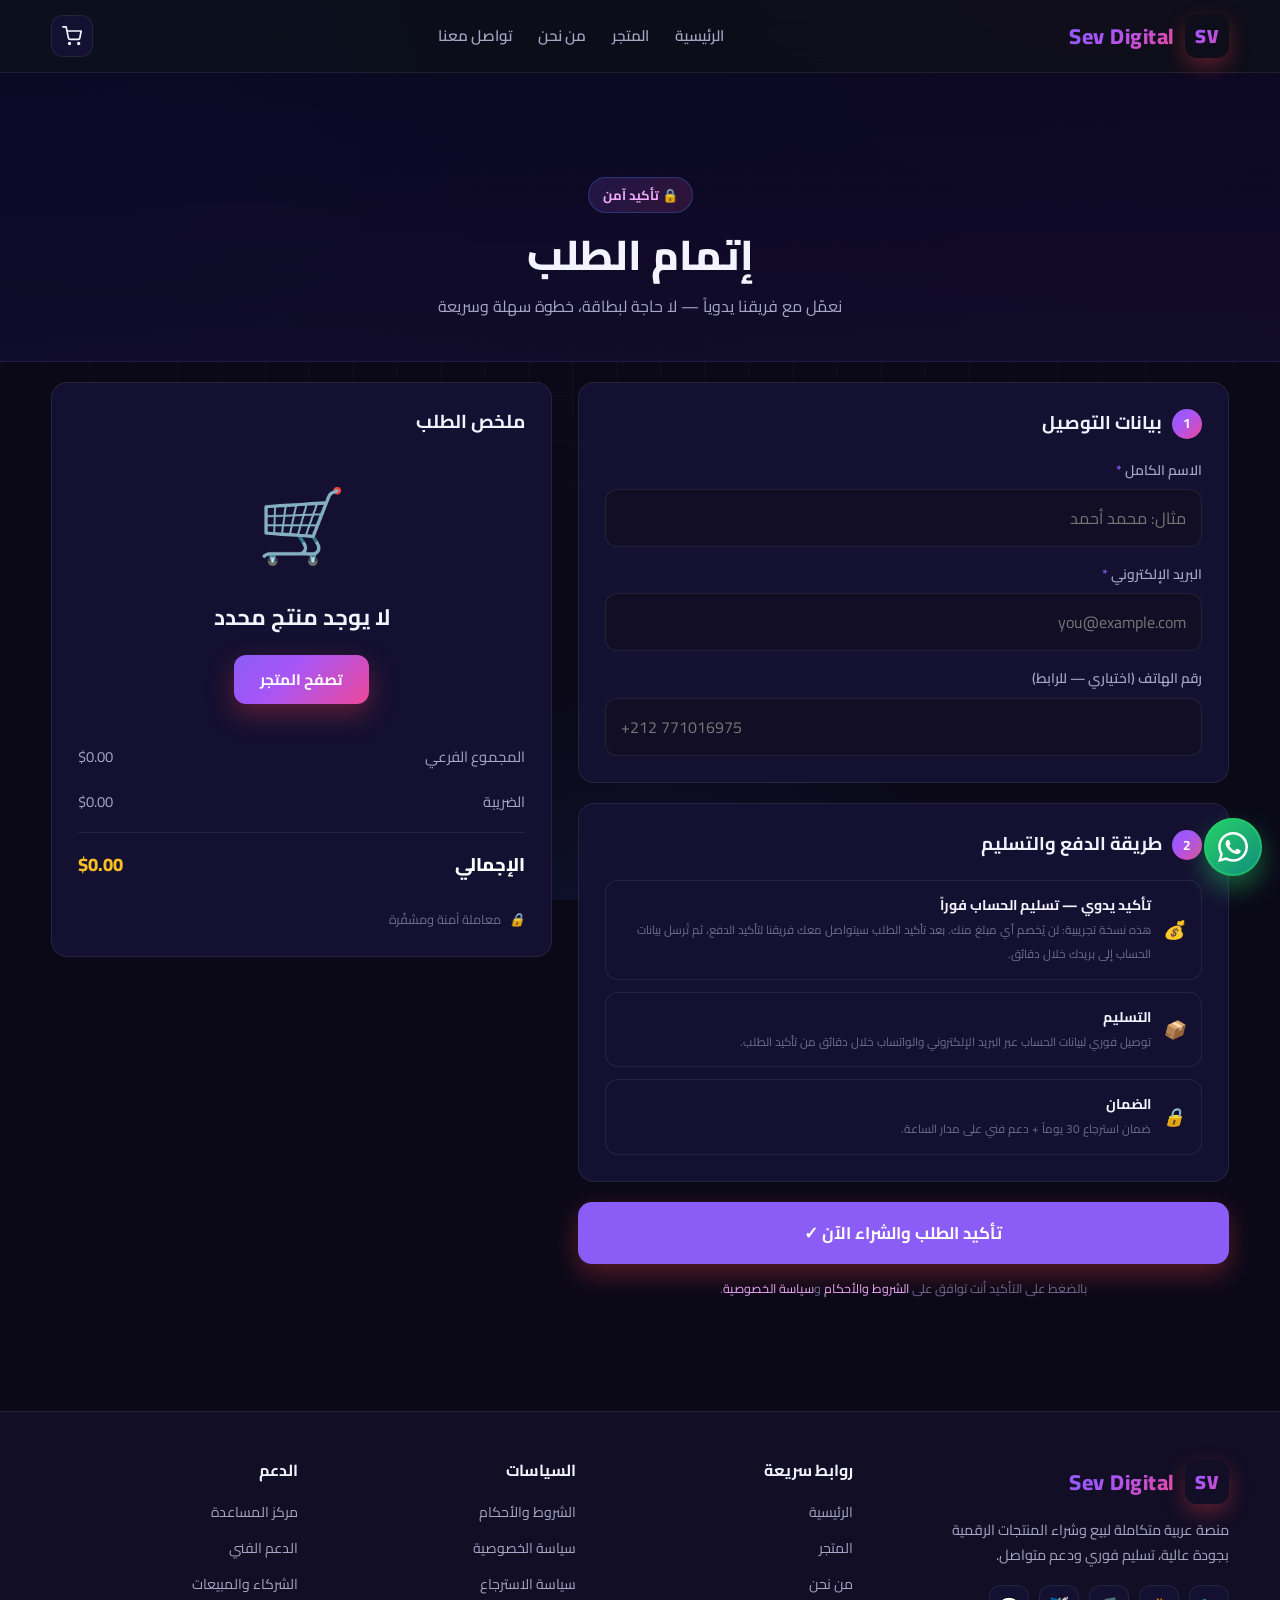
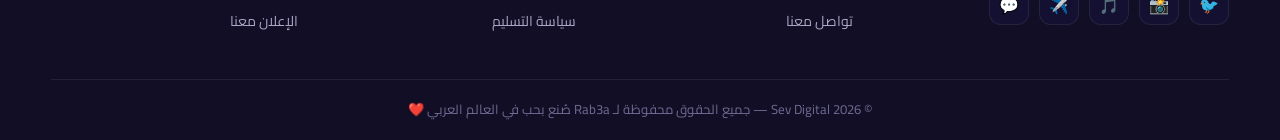
<file: checkout.html>
<!DOCTYPE html>
<html lang="ar" dir="rtl">
<head>
  <meta charset="UTF-8">
  <meta name="viewport" content="width=device-width, initial-scale=1.0, viewport-fit=cover">
  <meta name="description" content="إتمام عملية الشراء في Sev Digital — تأكيد يدوي بسيط وآمن وتسليم فوري.">
  <meta name="theme-color" content="#7c3aed">
  <meta name="apple-mobile-web-app-capable" content="yes">
  <meta name="apple-mobile-web-app-status-bar-style" content="black-translucent">
  <title>الدفع — Sev Digital</title>
  <link rel="manifest" href="manifest.json">
  <link rel="apple-touch-icon" href="icons/icon-192.png">
  <link rel="icon" href="icons/icon-192.png" type="image/png">
  <link rel="preconnect" href="https://fonts.googleapis.com">
  <link href="https://fonts.googleapis.com/css2?family=Cairo:wght@400;500;600;700;800;900&display=swap" rel="stylesheet">
  <link rel="stylesheet" href="css/style.css?v=fg10">
</head>
<body>
  <div class="bg-decor"></div>
  <div class="bg-grid"></div>

  <header class="site-header">
    <div class="container nav">
      <a href="index.html" class="brand">
        <span class="brand-icon"><svg viewBox="0 0 512 512" width="26" height="26" fill="none" stroke="#fff" stroke-width="34" stroke-linecap="round" aria-hidden="true"><path d="M 196 184 h 104 a 36 36 0 0 1 0 72 h -104 a 36 36 0 0 0 0 72 h 104"/></svg></span>
        <span>Sev Digital</span>
      </a>
      <nav class="nav-links" id="navLinks">
        <a href="index.html">الرئيسية</a>
        <a href="products.html">المتجر</a>
        <a href="about.html">من نحن</a>
        <a href="contact.html">تواصل معنا</a>
      </nav>
      <div class="nav-actions">
        <button class="icon-btn" onclick="window.location.href='cart.html'" title="سلة التسوق">
          <svg width="20" height="20" viewBox="0 0 24 24" fill="none" stroke="currentColor" stroke-width="2" stroke-linecap="round" stroke-linejoin="round"><circle cx="9" cy="21" r="1"/><circle cx="20" cy="21" r="1"/><path d="M1 1h4l2.68 13.39a2 2 0 0 0 2 1.61h9.72a2 2 0 0 0 2-1.61L23 6H6"/></svg>
          <span class="nav-cart-badge" style="display:none">0</span>
        </button>
        <button class="hamburger" id="hamburger" aria-label="القائمة">
          <span></span><span></span><span></span>
        </button>
      </div>
    </div>
  </header>

  <section class="page-head">
    <div class="container">
      <span class="eyebrow">🔒 تأكيد آمن</span>
      <h1>إتمام <span class="grad">الطلب</span></h1>
      <p>نعمّل مع فريقنا يدوياً — لا حاجة لبطاقة، خطوة سهلة وسريعة</p>
    </div>
  </section>

  <section class="section" style="padding-top:20px">
    <div class="container">
      <div class="checkout-layout">
        <form id="payForm" class="checkout-form" name="checkout" data-netlify="true" netlify-honeypot="bot-field" novalidate>

          <!-- حقل مكافحة السبام (مخفي) -->
          <input type="hidden" name="bot-field">
          <input type="hidden" name="items">
          <input type="hidden" name="total">
          <input type="hidden" name="method">

          <!-- الخطوة 1: بيانات التوصيل -->
          <div class="form-card">
            <h3><span class="num">1</span> بيانات التوصيل</h3>
            <div class="form-grid">
              <div class="field full">
                <label>الاسم الكامل <span class="req">*</span></label>
                <input type="text" id="fullName" name="fullName" placeholder="مثال: محمد أحمد" required>
              </div>
              <div class="field full">
                <label>البريد الإلكتروني <span class="req">*</span></label>
                <input type="email" id="email" name="email" placeholder="you@example.com" required>
              </div>
              <div class="field full">
                <label>رقم الهاتف (اختياري — للرابط)</label>
                <input type="tel" id="phone" name="phone" placeholder="+212 771016975">
              </div>
            </div>
          </div>

          <!-- الخطوة 2: طريقة الدفع والتسليم — بسيطة من الإعدادات -->
          <div class="form-card">
            <h3><span class="num">2</span> طريقة الدفع والتسليم</h3>
            <div class="detail-notes">
              <div class="note-item">
                <i>💰</i>
                <div>
                  <b id="payLabel">تحويل بسيط — تأكيد يدوي</b><br>
                  <small style="color:var(--text-mute)" id="payNote">نسخة تجريبية: لن يُخصم أي مبلغ.</small>
                </div>
              </div>
              <div class="note-item">
                <i>📦</i>
                <div>
                  <b>التسليم</b><br>
                  <small style="color:var(--text-mute)" id="deliveryNote">توصيل فوري عبر البريد الإلكتروني.</small>
                </div>
              </div>
              <div class="note-item">
                <i>🔒</i>
                <div>
                  <b>الضمان</b><br>
                  <small style="color:var(--text-mute)">ضمان استرجاع 30 يوماً + دعم فني على مدار الساعة.</small>
                </div>
              </div>
            </div>
          </div>

          <!-- تأكيد -->
          <button type="submit" class="btn btn-red btn-lg btn-block">تأكيد الطلب والشراء الآن ✓</button>
          <p style="text-align:center;color:var(--text-mute);font-size:0.78rem;margin-top:14px">
            بالضغط على التأكيد أنت توافق على <a href="terms.html" style="color:var(--blue-light)">الشروط والأحكام</a> و<a href="privacy.html" style="color:var(--blue-light)">سياسة الخصوصية</a>.
          </p>
        </form>

        <aside class="order-summary">
          <h3>ملخص الطلب</h3>
          <div id="orderItems"></div>
          <div class="sum-row"><span>المجموع الفرعي</span><span id="billSub">$0.00</span></div>
          <div class="sum-row"><span>الضريبة</span><span id="billTax">$0.00</span></div>
          <div class="sum-row total"><span>الإجمالي</span><span id="billTotal">$0.00</span></div>
          <div style="margin-top:18px;display:flex;align-items:center;gap:8px;color:var(--text-mute);font-size:0.8rem">
            <i style="color:var(--success)">🔒</i> معاملة آمنة ومشفّرة
          </div>
        </aside>
      </div>
    </div>
  </section>

  <footer class="site-footer">
    <div class="container">
      <div class="footer-grid">
        <div class="footer-brand">
          <a href="index.html" class="brand"><span class="brand-icon"><svg viewBox="0 0 512 512" width="26" height="26" fill="none" stroke="#fff" stroke-width="34" stroke-linecap="round" aria-hidden="true"><path d="M 196 184 h 104 a 36 36 0 0 1 0 72 h -104 a 36 36 0 0 0 0 72 h 104"/></svg></span><span>Sev Digital</span></a>
          <p>منصة عربية متكاملة لبيع وشراء المنتجات الرقمية بجودة عالية، تسليم فوري ودعم متواصل.</p>
          <div class="footer-social">
            <a href="#" title="تويتر" aria-label="تويتر">🐦</a>
            <a href="#" title="انستغرام" aria-label="انستغرام">📸</a>
            <a href="#" title="تيك توك" aria-label="تيك توك">🎵</a>
            <a href="#" title="تيليغرام" aria-label="تيليغرام">✈️</a>
            <a href="#" title="واتساب" aria-label="واتساب">💬</a>
          </div>
        </div>
        <div class="footer-col">
          <h4>روابط سريعة</h4>
          <ul>
            <li><a href="index.html">الرئيسية</a></li>
            <li><a href="products.html">المتجر</a></li>
            <li><a href="about.html">من نحن</a></li>
            <li><a href="contact.html">تواصل معنا</a></li>
          </ul>
        </div>
        <div class="footer-col">
          <h4>السياسات</h4>
          <ul>
            <li><a href="terms.html">الشروط والأحكام</a></li>
            <li><a href="privacy.html">سياسة الخصوصية</a></li>
            <li><a href="terms.html#refund">سياسة الاسترجاع</a></li>
            <li><a href="terms.html#delivery">سياسة التسليم</a></li>
          </ul>
        </div>
        <div class="footer-col">
          <h4>الدعم</h4>
          <ul>
            <li><a href="contact.html">مركز المساعدة</a></li>
            <li><a href="contact.html">الدعم الفني</a></li>
            <li><a href="contact.html">الشركاء والمبيعات</a></li>
            <li><a href="contact.html">الإعلان معنا</a></li>
          </ul>
        </div>
      </div>
      <div class="footer-bottom">
        <p>© <span id="year"></span> Sev Digital — جميع الحقوق محفوظة لـ Rab3a صُنع بحب في العالم العربي ❤️</p>
      </div>
    </div>
  </footer>

  <button class="to-top" id="toTop" aria-label="العودة للأعلى">↑</button>


  <script src="js/config.js?v=fg10"></script>
  <script src="js/data.js?v=fg10"></script>
  <script src="js/app.js?v=fg10"></script>
</body>
</html>
</file>
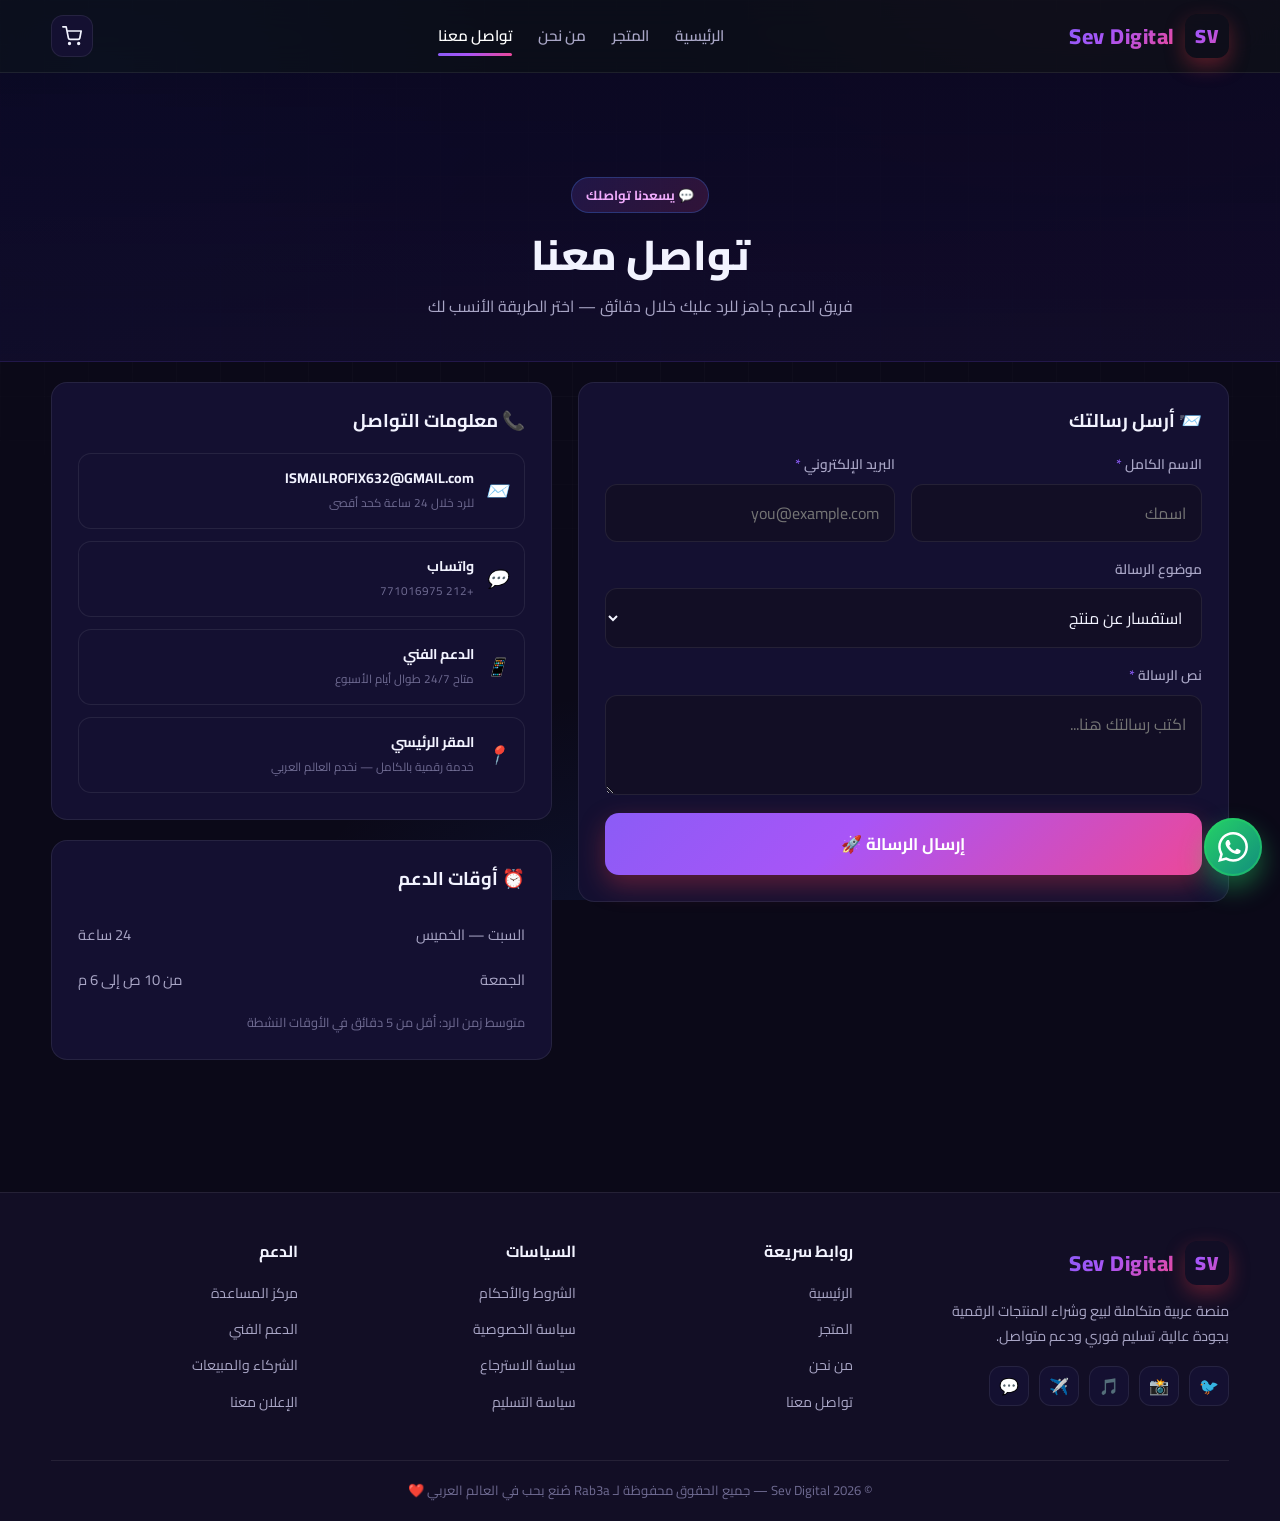
<file: contact.html>
<!DOCTYPE html>
<html lang="ar" dir="rtl">
<head>
  <meta charset="UTF-8">
  <meta name="viewport" content="width=device-width, initial-scale=1.0, viewport-fit=cover">
  <meta name="description" content="تواصل مع فريق Sev Digital — الدعم الفني، الشراكات، وأي استفسار آخر.">
  <meta name="theme-color" content="#7c3aed">
  <meta name="apple-mobile-web-app-capable" content="yes">
  <meta name="apple-mobile-web-app-status-bar-style" content="black-translucent">
  <title>تواصل معنا — Sev Digital</title>
  <link rel="manifest" href="manifest.json">
  <link rel="apple-touch-icon" href="icons/icon-192.png">
  <link rel="icon" href="icons/icon-192.png" type="image/png">
  <link rel="preconnect" href="https://fonts.googleapis.com">
  <link href="https://fonts.googleapis.com/css2?family=Cairo:wght@400;500;600;700;800;900&display=swap" rel="stylesheet">
  <link rel="stylesheet" href="css/style.css?v=fg10">
</head>
<body>
  <div class="bg-decor"></div>
  <div class="bg-grid"></div>

  <header class="site-header">
    <div class="container nav">
      <a href="index.html" class="brand">
        <span class="brand-icon"><svg viewBox="0 0 512 512" width="26" height="26" fill="none" stroke="#fff" stroke-width="34" stroke-linecap="round" aria-hidden="true"><path d="M 196 184 h 104 a 36 36 0 0 1 0 72 h -104 a 36 36 0 0 0 0 72 h 104"/></svg></span>
        <span>Sev Digital</span>
      </a>
      <nav class="nav-links" id="navLinks">
        <a href="index.html">الرئيسية</a>
        <a href="products.html">المتجر</a>
        <a href="about.html">من نحن</a>
        <a href="contact.html">تواصل معنا</a>
      </nav>
      <div class="nav-actions">
        <button class="icon-btn" onclick="window.location.href='cart.html'" title="سلة التسوق">
          <svg width="20" height="20" viewBox="0 0 24 24" fill="none" stroke="currentColor" stroke-width="2" stroke-linecap="round" stroke-linejoin="round"><circle cx="9" cy="21" r="1"/><circle cx="20" cy="21" r="1"/><path d="M1 1h4l2.68 13.39a2 2 0 0 0 2 1.61h9.72a2 2 0 0 0 2-1.61L23 6H6"/></svg>
          <span class="nav-cart-badge" style="display:none">0</span>
        </button>
        <button class="hamburger" id="hamburger" aria-label="القائمة">
          <span></span><span></span><span></span>
        </button>
      </div>
    </div>
  </header>

  <section class="page-head">
    <div class="container">
      <span class="eyebrow">💬 يسعدنا تواصلك</span>
      <h1>تواصل <span class="grad">معنا</span></h1>
      <p>فريق الدعم جاهز للرد عليك خلال دقائق — اختر الطريقة الأنسب لك</p>
    </div>
  </section>

  <section class="section" style="padding-top:20px">
    <div class="container">
      <div class="checkout-layout">
        <div>
          <div class="form-card">
            <h3>📨 أرسل رسالتك</h3>
            <form id="contactForm" name="contact" data-netlify="true" netlify-honeypot="bot-field">
              <input type="hidden" name="bot-field">
              <div class="form-grid">
                <div class="field">
                  <label>الاسم الكامل <span class="req">*</span></label>
                  <input type="text" id="cName" name="cName" placeholder="اسمك" required>
                </div>
                <div class="field">
                  <label>البريد الإلكتروني <span class="req">*</span></label>
                  <input type="email" id="cEmail" name="cEmail" placeholder="you@example.com" required>
                </div>
                <div class="field full">
                  <label>موضوع الرسالة</label>
                  <select id="cSubject" name="cSubject">
                    <option>استفسار عن منتج</option>
                    <option>مشكلة تقنية / دعم</option>
                    <option>اقتراح أو شكوى</option>
                    <option>طلب شراكة / بيع</option>
                    <option>أخرى</option>
                  </select>
                </div>
                <div class="field full">
                  <label>نص الرسالة <span class="req">*</span></label>
                  <textarea id="cMessage" name="cMessage" placeholder="اكتب رسالتك هنا..." required></textarea>
                </div>
              </div>
              <button type="submit" class="btn btn-primary btn-lg btn-block" style="margin-top:18px">إرسال الرسالة 🚀</button>
            </form>
          </div>
        </div>

        <aside>
          <div class="form-card" style="margin-bottom:20px">
            <h3>📞 معلومات التواصل</h3>
            <div class="detail-notes">
              <div class="note-item"><i>✉️</i> <div><b style="color:var(--text)">ISMAILROFIX632@GMAIL.com</b><br><small style="color:var(--text-mute)">للرد خلال 24 ساعة كحد أقصى</small></div></div>
              <div class="note-item"><i>💬</i> <div><b style="color:var(--text)">واتساب</b><br><small style="color:var(--text-mute)">+212 771016975</small></div></div>
              <div class="note-item"><i>📱</i> <div><b style="color:var(--text)">الدعم الفني</b><br><small style="color:var(--text-mute)">متاح 24/7 طوال أيام الأسبوع</small></div></div>
              <div class="note-item"><i>📍</i> <div><b style="color:var(--text)">المقر الرئيسي</b><br><small style="color:var(--text-mute)">خدمة رقمية بالكامل — نخدم العالم العربي</small></div></div>
            </div>
          </div>
          <div class="form-card">
            <h3>⏰ أوقات الدعم</h3>
            <div class="sum-row"><span>السبت — الخميس</span><span>24 ساعة</span></div>
            <div class="sum-row"><span>الجمعة</span><span>من 10 ص إلى 6 م</span></div>
            <p style="color:var(--text-mute);font-size:0.8rem;margin-top:10px">متوسط زمن الرد: أقل من 5 دقائق في الأوقات النشطة</p>
          </div>
        </aside>
      </div>
    </div>
  </section>

  <footer class="site-footer">
    <div class="container">
      <div class="footer-grid">
        <div class="footer-brand">
          <a href="index.html" class="brand"><span class="brand-icon"><svg viewBox="0 0 512 512" width="26" height="26" fill="none" stroke="#fff" stroke-width="34" stroke-linecap="round" aria-hidden="true"><path d="M 196 184 h 104 a 36 36 0 0 1 0 72 h -104 a 36 36 0 0 0 0 72 h 104"/></svg></span><span>Sev Digital</span></a>
          <p>منصة عربية متكاملة لبيع وشراء المنتجات الرقمية بجودة عالية، تسليم فوري ودعم متواصل.</p>
          <div class="footer-social">
            <a href="#" title="تويتر" aria-label="تويتر">🐦</a>
            <a href="#" title="انستغرام" aria-label="انستغرام">📸</a>
            <a href="#" title="تيك توك" aria-label="تيك توك">🎵</a>
            <a href="#" title="تيليغرام" aria-label="تيليغرام">✈️</a>
            <a href="#" title="واتساب" aria-label="واتساب">💬</a>
          </div>
        </div>
        <div class="footer-col">
          <h4>روابط سريعة</h4>
          <ul>
            <li><a href="index.html">الرئيسية</a></li>
            <li><a href="products.html">المتجر</a></li>
            <li><a href="about.html">من نحن</a></li>
            <li><a href="contact.html">تواصل معنا</a></li>
          </ul>
        </div>
        <div class="footer-col">
          <h4>السياسات</h4>
          <ul>
            <li><a href="terms.html">الشروط والأحكام</a></li>
            <li><a href="privacy.html">سياسة الخصوصية</a></li>
            <li><a href="terms.html#refund">سياسة الاسترجاع</a></li>
            <li><a href="terms.html#delivery">سياسة التسليم</a></li>
          </ul>
        </div>
        <div class="footer-col">
          <h4>الدعم</h4>
          <ul>
            <li><a href="contact.html">مركز المساعدة</a></li>
            <li><a href="contact.html">الدعم الفني</a></li>
            <li><a href="contact.html">الشركاء والمبيعات</a></li>
            <li><a href="contact.html">الإعلان معنا</a></li>
          </ul>
        </div>
      </div>
      <div class="footer-bottom">
        <p>© <span id="year"></span> Sev Digital — جميع الحقوق محفوظة لـ Rab3a صُنع بحب في العالم العربي ❤️</p>
      </div>
    </div>
  </footer>

  <button class="to-top" id="toTop" aria-label="العودة للأعلى">↑</button>


  <script src="js/config.js?v=fg10"></script>
  <script src="js/data.js?v=fg10"></script>
  <script src="js/app.js?v=fg10"></script>
  <script>
    document.addEventListener("DOMContentLoaded", () => {
      const form = document.getElementById("contactForm");
      if (form) {
        form.addEventListener("submit", (e) => {
          e.preventDefault();
          const name = document.getElementById("cName");
          const email = document.getElementById("cEmail");
          const subject = document.getElementById("cSubject");
          const message = document.getElementById("cMessage");
          if (!name.value.trim() || !email.value.trim() || !/^[^@\s]+@[^@\s]+\.[^@\s]+$/.test(email.value)) {
            window.showToast("❌ يرجى تعبئة الاسم والبريد بشكل صحيح", true);
            return;
          }
          const fd = new FormData();
          fd.append("form-name", "contact");
          fd.append("bot-field", "");
          fd.append("cName", name.value.trim());
          fd.append("cEmail", email.value.trim());
          fd.append("cSubject", (subject && subject.value) || "");
          fd.append("cMessage", message.value.trim());
          fetch("/", { method: "POST", body: fd, headers: { "Accept": "application/json" } }).catch(() => {});
          window.showToast("✅ تم إرسال رسالتك بنجاح، سنرد عليك قريباً!");
          form.reset();
        });
      }
    });
  </script>
</body>
</html>
</file>
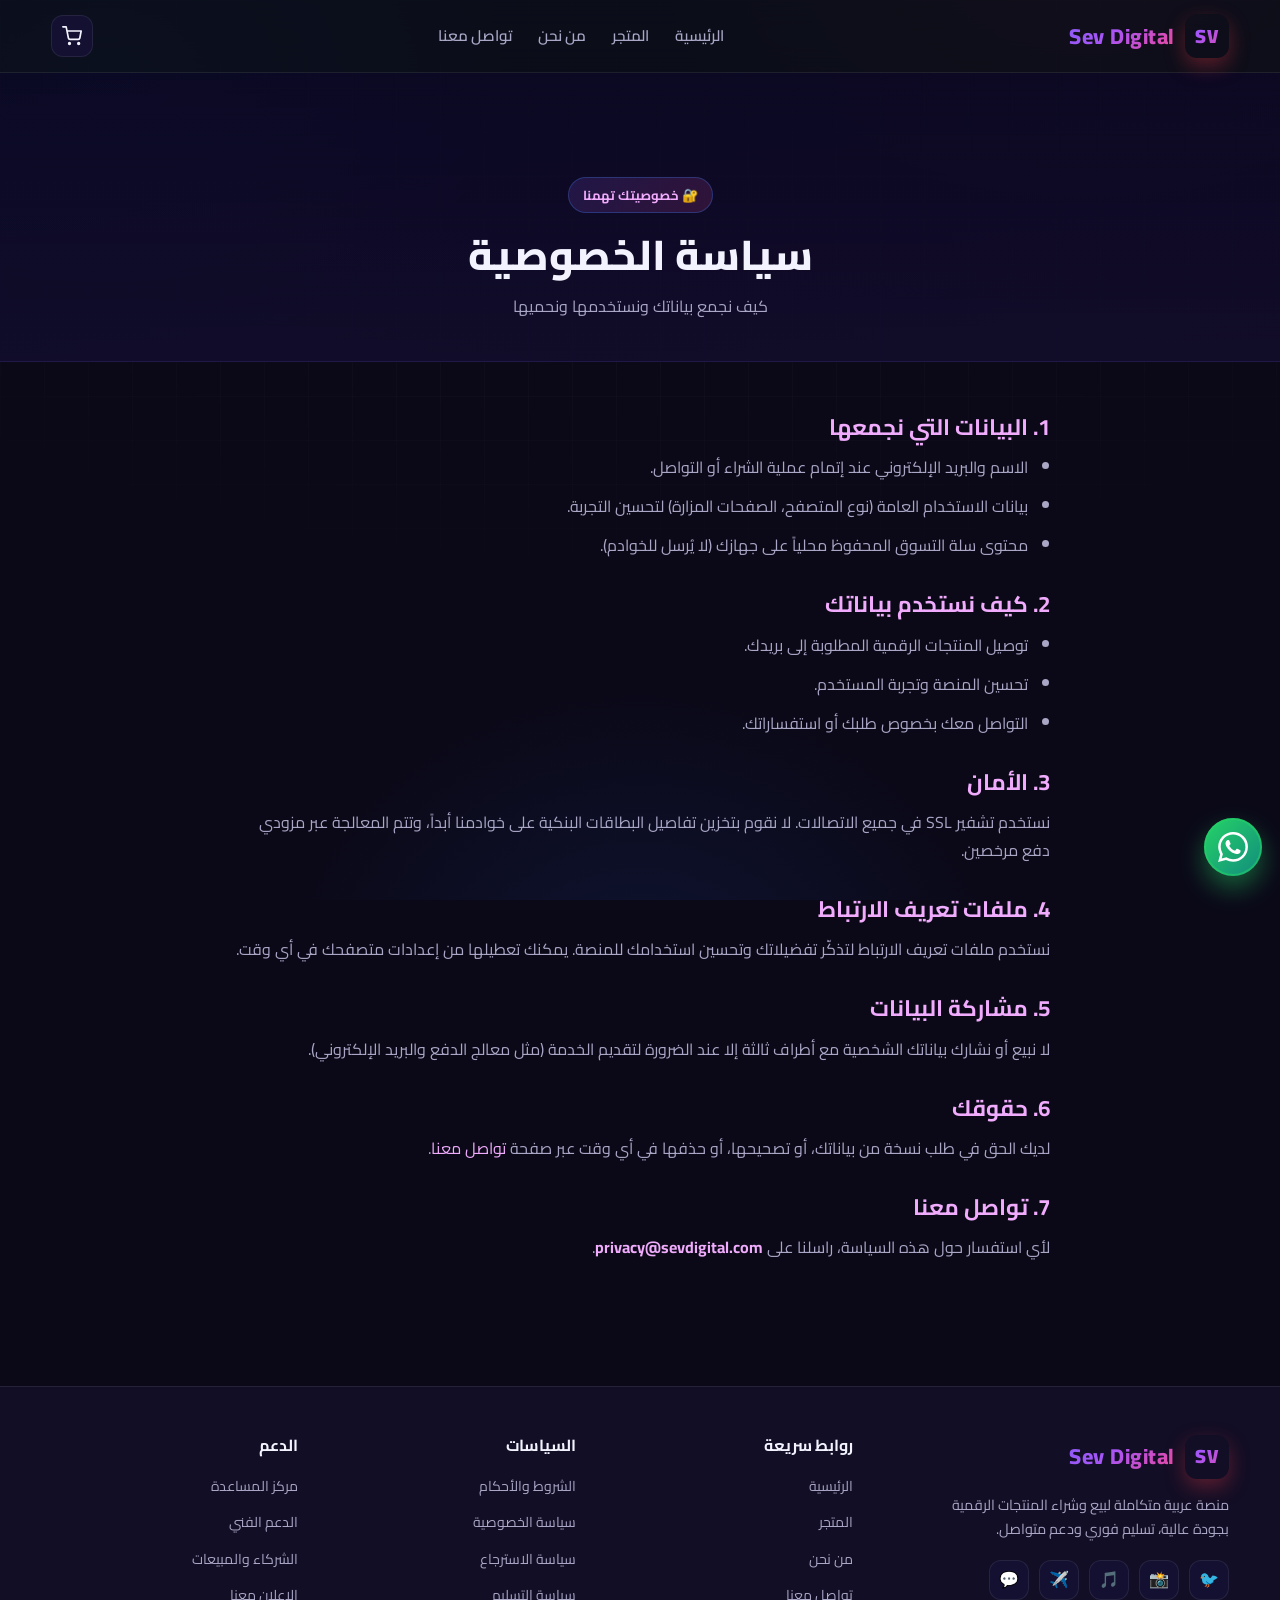
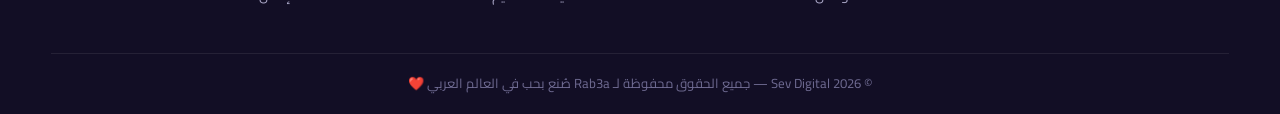
<file: privacy.html>
<!DOCTYPE html>
<html lang="ar" dir="rtl">
<head>
  <meta charset="UTF-8">
  <meta name="viewport" content="width=device-width, initial-scale=1.0, viewport-fit=cover">
  <meta name="description" content="سياسة الخصوصية — كيف نحمي بياناتك في Sev Digital.">
  <meta name="theme-color" content="#7c3aed">
  <meta name="apple-mobile-web-app-capable" content="yes">
  <meta name="apple-mobile-web-app-status-bar-style" content="black-translucent">
  <title>سياسة الخصوصية — Sev Digital</title>
  <link rel="manifest" href="manifest.json">
  <link rel="apple-touch-icon" href="icons/icon-192.png">
  <link rel="icon" href="icons/icon-192.png" type="image/png">
  <link rel="preconnect" href="https://fonts.googleapis.com">
  <link href="https://fonts.googleapis.com/css2?family=Cairo:wght@400;500;600;700;800;900&display=swap" rel="stylesheet">
  <link rel="stylesheet" href="css/style.css?v=fg10">
</head>
<body>
  <div class="bg-decor"></div>
  <div class="bg-grid"></div>

  <header class="site-header">
    <div class="container nav">
      <a href="index.html" class="brand">
        <span class="brand-icon"><svg viewBox="0 0 512 512" width="26" height="26" fill="none" stroke="#fff" stroke-width="34" stroke-linecap="round" aria-hidden="true"><path d="M 196 184 h 104 a 36 36 0 0 1 0 72 h -104 a 36 36 0 0 0 0 72 h 104"/></svg></span>
        <span>Sev Digital</span>
      </a>
      <nav class="nav-links" id="navLinks">
        <a href="index.html">الرئيسية</a>
        <a href="products.html">المتجر</a>
        <a href="about.html">من نحن</a>
        <a href="contact.html">تواصل معنا</a>
      </nav>
      <div class="nav-actions">
        <button class="icon-btn" onclick="window.location.href='cart.html'" title="سلة التسوق">
          <svg width="20" height="20" viewBox="0 0 24 24" fill="none" stroke="currentColor" stroke-width="2" stroke-linecap="round" stroke-linejoin="round"><circle cx="9" cy="21" r="1"/><circle cx="20" cy="21" r="1"/><path d="M1 1h4l2.68 13.39a2 2 0 0 0 2 1.61h9.72a2 2 0 0 0 2-1.61L23 6H6"/></svg>
          <span class="nav-cart-badge" style="display:none">0</span>
        </button>
        <button class="hamburger" id="hamburger" aria-label="القائمة">
          <span></span><span></span><span></span>
        </button>
      </div>
    </div>
  </header>

  <section class="page-head">
    <div class="container">
      <span class="eyebrow">🔐 خصوصيتك تهمنا</span>
      <h1>سياسة <span class="grad">الخصوصية</span></h1>
      <p>كيف نجمع بياناتك ونستخدمها ونحميها</p>
    </div>
  </section>

  <section class="section" style="padding-top:20px">
    <div class="container">
      <div class="prose">
        <h2>1. البيانات التي نجمعها</h2>
        <ul>
          <li>الاسم والبريد الإلكتروني عند إتمام عملية الشراء أو التواصل.</li>
          <li>بيانات الاستخدام العامة (نوع المتصفح، الصفحات المزارة) لتحسين التجربة.</li>
          <li>محتوى سلة التسوق المحفوظ محلياً على جهازك (لا يُرسل للخوادم).</li>
        </ul>

        <h2>2. كيف نستخدم بياناتك</h2>
        <ul>
          <li>توصيل المنتجات الرقمية المطلوبة إلى بريدك.</li>
          <li>تحسين المنصة وتجربة المستخدم.</li>
          <li>التواصل معك بخصوص طلبك أو استفساراتك.</li>
        </ul>

        <h2>3. الأمان</h2>
        <p>نستخدم تشفير SSL في جميع الاتصالات. لا نقوم بتخزين تفاصيل البطاقات البنكية على خوادمنا أبداً، وتتم المعالجة عبر مزودي دفع مرخصين.</p>

        <h2>4. ملفات تعريف الارتباط</h2>
        <p>نستخدم ملفات تعريف الارتباط لتذكّر تفضيلاتك وتحسين استخدامك للمنصة. يمكنك تعطيلها من إعدادات متصفحك في أي وقت.</p>

        <h2>5. مشاركة البيانات</h2>
        <p>لا نبيع أو نشارك بياناتك الشخصية مع أطراف ثالثة إلا عند الضرورة لتقديم الخدمة (مثل معالج الدفع والبريد الإلكتروني).</p>

        <h2>6. حقوقك</h2>
        <p>لديك الحق في طلب نسخة من بياناتك، أو تصحيحها، أو حذفها في أي وقت عبر صفحة <a href="contact.html" style="color:var(--blue-light)">تواصل معنا</a>.</p>

        <h2>7. تواصل معنا</h2>
        <p>لأي استفسار حول هذه السياسة، راسلنا على <b style="color:var(--blue-light)">privacy@sevdigital.com</b>.</p>
      </div>
    </div>
  </section>

  <footer class="site-footer">
    <div class="container">
      <div class="footer-grid">
        <div class="footer-brand">
          <a href="index.html" class="brand"><span class="brand-icon"><svg viewBox="0 0 512 512" width="26" height="26" fill="none" stroke="#fff" stroke-width="34" stroke-linecap="round" aria-hidden="true"><path d="M 196 184 h 104 a 36 36 0 0 1 0 72 h -104 a 36 36 0 0 0 0 72 h 104"/></svg></span><span>Sev Digital</span></a>
          <p>منصة عربية متكاملة لبيع وشراء المنتجات الرقمية بجودة عالية، تسليم فوري ودعم متواصل.</p>
          <div class="footer-social">
            <a href="#" title="تويتر" aria-label="تويتر">🐦</a>
            <a href="#" title="انستغرام" aria-label="انستغرام">📸</a>
            <a href="#" title="تيك توك" aria-label="تيك توك">🎵</a>
            <a href="#" title="تيليغرام" aria-label="تيليغرام">✈️</a>
            <a href="#" title="واتساب" aria-label="واتساب">💬</a>
          </div>
        </div>
        <div class="footer-col">
          <h4>روابط سريعة</h4>
          <ul>
            <li><a href="index.html">الرئيسية</a></li>
            <li><a href="products.html">المتجر</a></li>
            <li><a href="about.html">من نحن</a></li>
            <li><a href="contact.html">تواصل معنا</a></li>
          </ul>
        </div>
        <div class="footer-col">
          <h4>السياسات</h4>
          <ul>
            <li><a href="terms.html">الشروط والأحكام</a></li>
            <li><a href="privacy.html">سياسة الخصوصية</a></li>
            <li><a href="terms.html#refund">سياسة الاسترجاع</a></li>
            <li><a href="terms.html#delivery">سياسة التسليم</a></li>
          </ul>
        </div>
        <div class="footer-col">
          <h4>الدعم</h4>
          <ul>
            <li><a href="contact.html">مركز المساعدة</a></li>
            <li><a href="contact.html">الدعم الفني</a></li>
            <li><a href="contact.html">الشركاء والمبيعات</a></li>
            <li><a href="contact.html">الإعلان معنا</a></li>
          </ul>
        </div>
      </div>
      <div class="footer-bottom">
        <p>© <span id="year"></span> Sev Digital — جميع الحقوق محفوظة لـ Rab3a صُنع بحب في العالم العربي ❤️</p>
      </div>
    </div>
  </footer>

  <button class="to-top" id="toTop" aria-label="العودة للأعلى">↑</button>


  <script src="js/config.js?v=fg10"></script>
  <script src="js/data.js?v=fg10"></script>
  <script src="js/app.js?v=fg10"></script>
</body>
</html>
</file>
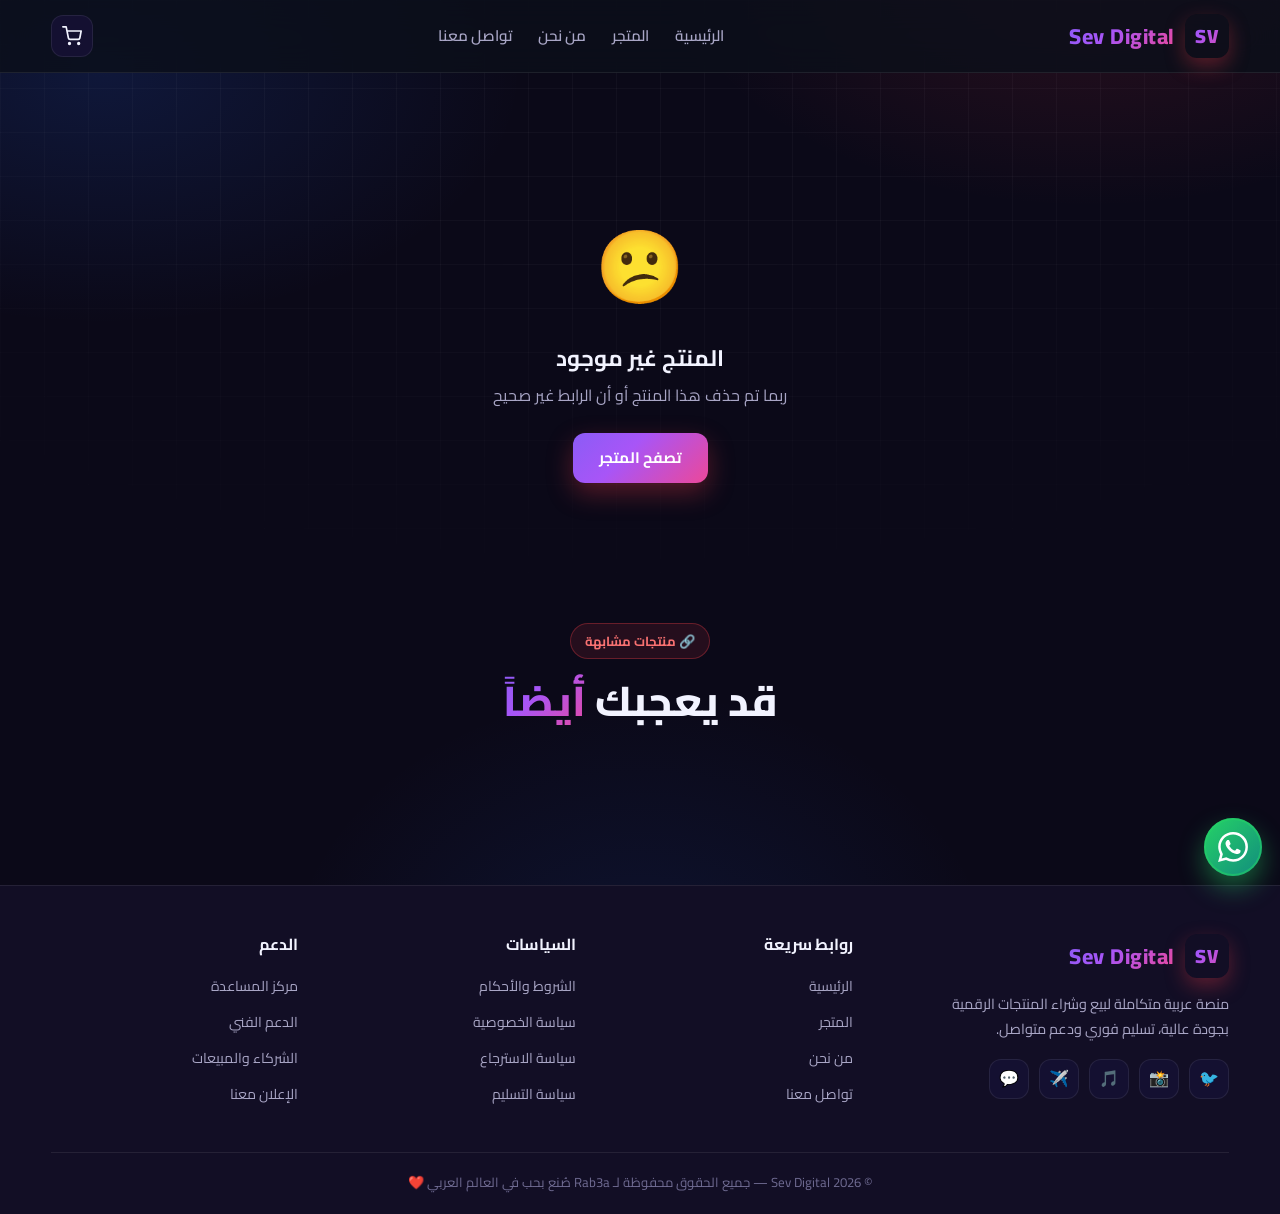
<file: product.html>
<!DOCTYPE html>
<html lang="ar" dir="rtl">
<head>
  <meta charset="UTF-8">
  <meta name="viewport" content="width=device-width, initial-scale=1.0, viewport-fit=cover">
  <meta name="description" content="تفاصيل المنتج الرقمي مع التقييمات والمميزات في Sev Digital.">
  <meta name="theme-color" content="#7c3aed">
  <meta name="apple-mobile-web-app-capable" content="yes">
  <meta name="apple-mobile-web-app-status-bar-style" content="black-translucent">
  <title>تفاصيل المنتج — Sev Digital</title>
  <link rel="manifest" href="manifest.json">
  <link rel="apple-touch-icon" href="icons/icon-192.png">
  <link rel="icon" href="icons/icon-192.png" type="image/png">
  <link rel="preconnect" href="https://fonts.googleapis.com">
  <link href="https://fonts.googleapis.com/css2?family=Cairo:wght@400;500;600;700;800;900&display=swap" rel="stylesheet">
  <link rel="stylesheet" href="css/style.css?v=fg10">
</head>
<body>
  <div class="bg-decor"></div>
  <div class="bg-grid"></div>

  <header class="site-header">
    <div class="container nav">
      <a href="index.html" class="brand">
        <span class="brand-icon"><svg viewBox="0 0 512 512" width="26" height="26" fill="none" stroke="#fff" stroke-width="34" stroke-linecap="round" aria-hidden="true"><path d="M 196 184 h 104 a 36 36 0 0 1 0 72 h -104 a 36 36 0 0 0 0 72 h 104"/></svg></span>
        <span>Sev Digital</span>
      </a>
      <nav class="nav-links" id="navLinks">
        <a href="index.html">الرئيسية</a>
        <a href="products.html">المتجر</a>
        <a href="about.html">من نحن</a>
        <a href="contact.html">تواصل معنا</a>
      </nav>
      <div class="nav-actions">
        <button class="icon-btn" onclick="window.location.href='cart.html'" title="سلة التسوق">
          <svg width="20" height="20" viewBox="0 0 24 24" fill="none" stroke="currentColor" stroke-width="2" stroke-linecap="round" stroke-linejoin="round"><circle cx="9" cy="21" r="1"/><circle cx="20" cy="21" r="1"/><path d="M1 1h4l2.68 13.39a2 2 0 0 0 2 1.61h9.72a2 2 0 0 0 2-1.61L23 6H6"/></svg>
          <span class="nav-cart-badge" style="display:none">0</span>
        </button>
        <button class="hamburger" id="hamburger" aria-label="القائمة">
          <span></span><span></span><span></span>
        </button>
      </div>
    </div>
  </header>

  <section class="section">
    <div class="container">
      <div class="product-detail" id="productDetail">
        <div class="empty-cart" style="grid-column:1/-1">
          <span class="ec-icon">⏳</span>
          <h3>جارٍ تحميل المنتج...</h3>
        </div>
      </div>
    </div>
  </section>

  <section class="section" style="padding-top:8px">
    <div class="container">
      <div class="section-head">
        <span class="eyebrow red">🔗 منتجات مشابهة</span>
        <h2 class="section-title">قد يعجبك <span class="acc">أيضاً</span></h2>
      </div>
      <div class="products-grid" id="relatedGrid"></div>
    </div>
  </section>

  <footer class="site-footer">
    <div class="container">
      <div class="footer-grid">
        <div class="footer-brand">
          <a href="index.html" class="brand"><span class="brand-icon"><svg viewBox="0 0 512 512" width="26" height="26" fill="none" stroke="#fff" stroke-width="34" stroke-linecap="round" aria-hidden="true"><path d="M 196 184 h 104 a 36 36 0 0 1 0 72 h -104 a 36 36 0 0 0 0 72 h 104"/></svg></span><span>Sev Digital</span></a>
          <p>منصة عربية متكاملة لبيع وشراء المنتجات الرقمية بجودة عالية، تسليم فوري ودعم متواصل.</p>
          <div class="footer-social">
            <a href="#" title="تويتر" aria-label="تويتر">🐦</a>
            <a href="#" title="انستغرام" aria-label="انستغرام">📸</a>
            <a href="#" title="تيك توك" aria-label="تيك توك">🎵</a>
            <a href="#" title="تيليغرام" aria-label="تيليغرام">✈️</a>
            <a href="#" title="واتساب" aria-label="واتساب">💬</a>
          </div>
        </div>
        <div class="footer-col">
          <h4>روابط سريعة</h4>
          <ul>
            <li><a href="index.html">الرئيسية</a></li>
            <li><a href="products.html">المتجر</a></li>
            <li><a href="about.html">من نحن</a></li>
            <li><a href="contact.html">تواصل معنا</a></li>
          </ul>
        </div>
        <div class="footer-col">
          <h4>السياسات</h4>
          <ul>
            <li><a href="terms.html">الشروط والأحكام</a></li>
            <li><a href="privacy.html">سياسة الخصوصية</a></li>
            <li><a href="terms.html#refund">سياسة الاسترجاع</a></li>
            <li><a href="terms.html#delivery">سياسة التسليم</a></li>
          </ul>
        </div>
        <div class="footer-col">
          <h4>الدعم</h4>
          <ul>
            <li><a href="contact.html">مركز المساعدة</a></li>
            <li><a href="contact.html">الدعم الفني</a></li>
            <li><a href="contact.html">الشركاء والمبيعات</a></li>
            <li><a href="contact.html">الإعلان معنا</a></li>
          </ul>
        </div>
      </div>
      <div class="footer-bottom">
        <p>© <span id="year"></span> Sev Digital — جميع الحقوق محفوظة لـ Rab3a صُنع بحب في العالم العربي ❤️</p>
      </div>
    </div>
  </footer>

  <button class="to-top" id="toTop" aria-label="العودة للأعلى">↑</button>


  <script src="js/config.js?v=fg10"></script>
  <script src="js/data.js?v=fg10"></script>
  <script src="js/app.js?v=fg10"></script>
</body>
</html>
</file>
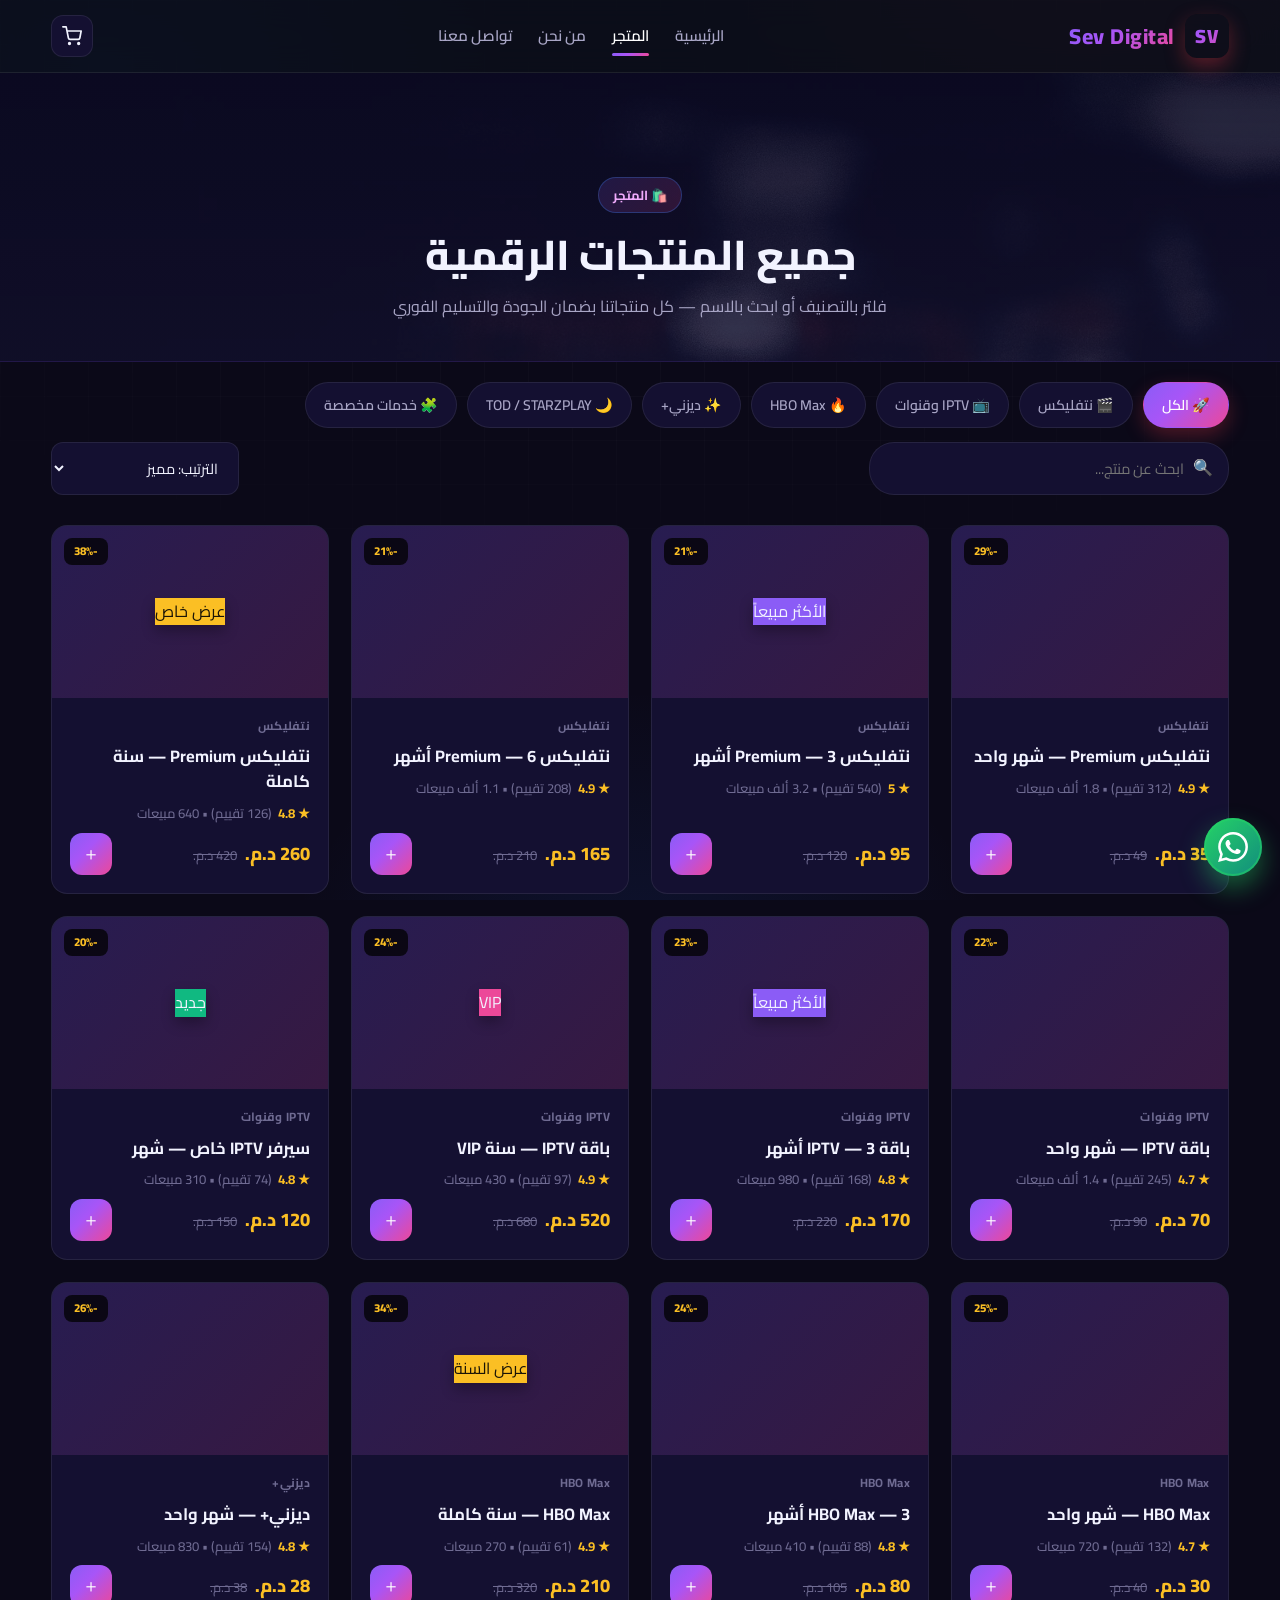
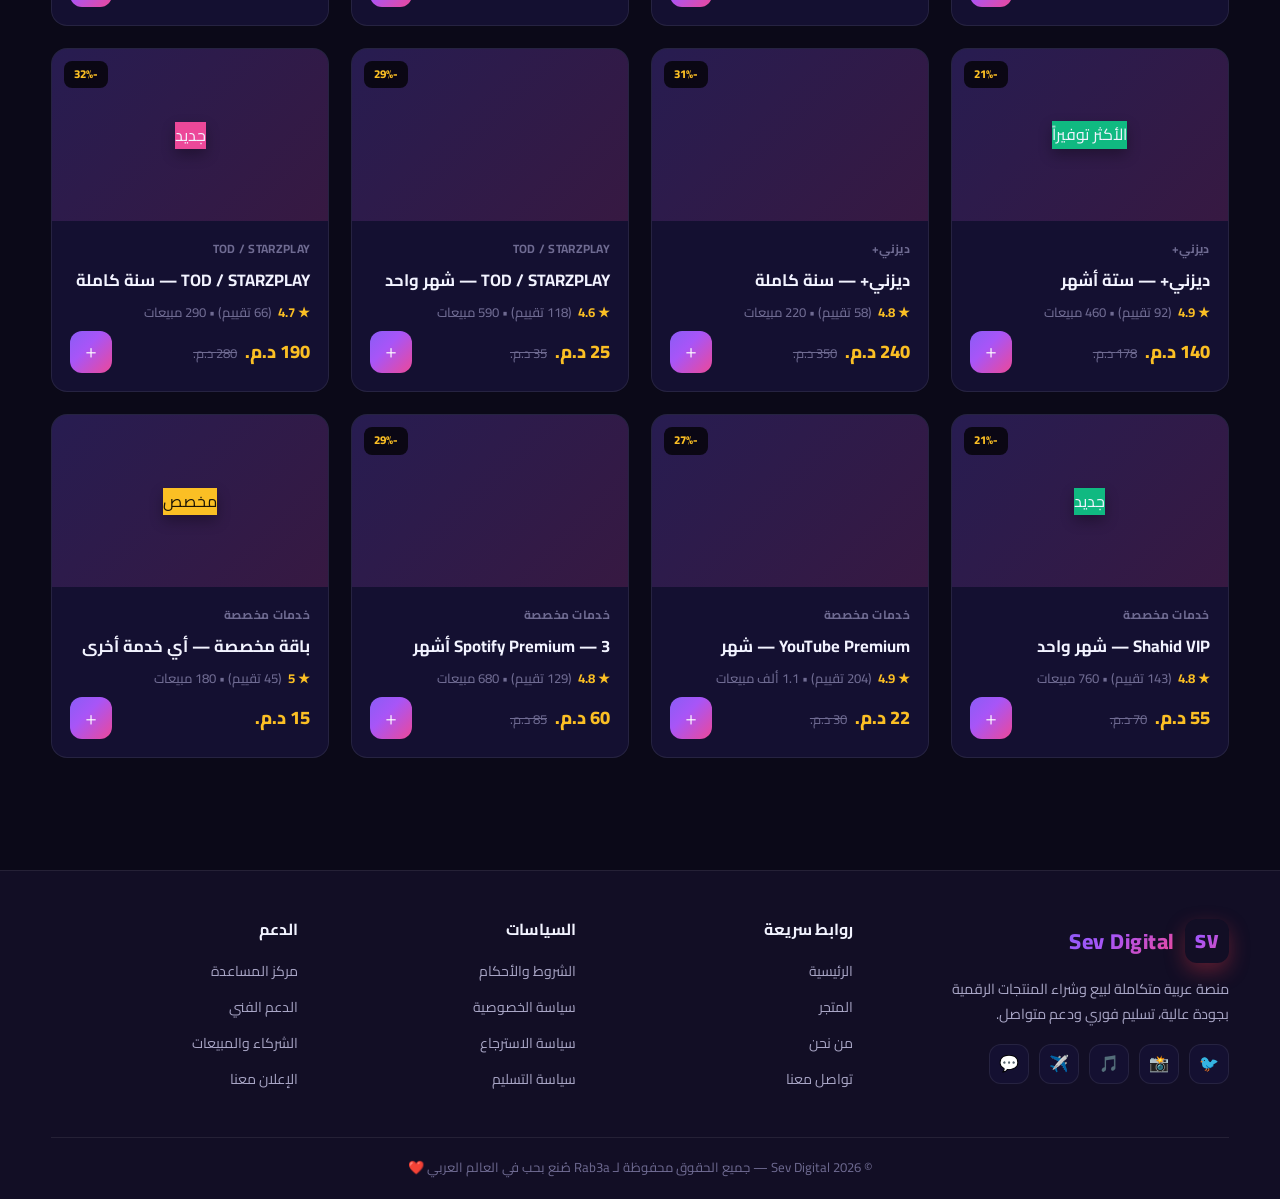
<file: products.html>
<!DOCTYPE html>
<html lang="ar" dir="rtl">
<head>
  <meta charset="UTF-8">
  <meta name="viewport" content="width=device-width, initial-scale=1.0, viewport-fit=cover">
  <meta name="description" content="تصفح جميع المنتجات الرقمية في Sev Digital: سكربتات، قوالب، تطبيقات، دورات وملفات تصميم.">
  <meta name="theme-color" content="#7c3aed">
  <meta name="apple-mobile-web-app-capable" content="yes">
  <meta name="apple-mobile-web-app-status-bar-style" content="black-translucent">
  <title>المتجر — Sev Digital</title>
  <link rel="manifest" href="manifest.json">
  <link rel="apple-touch-icon" href="icons/icon-192.png">
  <link rel="icon" href="icons/icon-192.png" type="image/png">
  <link rel="preconnect" href="https://fonts.googleapis.com">
  <link href="https://fonts.googleapis.com/css2?family=Cairo:wght@400;500;600;700;800;900&display=swap" rel="stylesheet">
  <link rel="stylesheet" href="css/style.css?v=fg10">
</head>
<body>
  <div class="bg-decor"></div>
  <div class="bg-grid"></div>

  <header class="site-header">
    <div class="container nav">
      <a href="index.html" class="brand">
        <span class="brand-icon"><svg viewBox="0 0 512 512" width="26" height="26" fill="none" stroke="#fff" stroke-width="34" stroke-linecap="round" aria-hidden="true"><path d="M 196 184 h 104 a 36 36 0 0 1 0 72 h -104 a 36 36 0 0 0 0 72 h 104"/></svg></span>
        <span>Sev Digital</span>
      </a>
      <nav class="nav-links" id="navLinks">
        <a href="index.html">الرئيسية</a>
        <a href="products.html">المتجر</a>
        <a href="about.html">من نحن</a>
        <a href="contact.html">تواصل معنا</a>
      </nav>
      <div class="nav-actions">
        <button class="icon-btn" onclick="window.location.href='cart.html'" title="سلة التسوق">
          <svg width="20" height="20" viewBox="0 0 24 24" fill="none" stroke="currentColor" stroke-width="2" stroke-linecap="round" stroke-linejoin="round"><circle cx="9" cy="21" r="1"/><circle cx="20" cy="21" r="1"/><path d="M1 1h4l2.68 13.39a2 2 0 0 0 2 1.61h9.72a2 2 0 0 0 2-1.61L23 6H6"/></svg>
          <span class="nav-cart-badge" style="display:none">0</span>
        </button>
        <button class="hamburger" id="hamburger" aria-label="القائمة">
          <span></span><span></span><span></span>
        </button>
      </div>
    </div>
  </header>

  <section class="page-head head-sahara">
    <div class="container">
      <span class="eyebrow">🛍️ المتجر</span>
      <h1>جميع <span class="grad">المنتجات الرقمية</span></h1>
      <p>فلتر بالتصنيف أو ابحث بالاسم — كل منتجاتنا بضمان الجودة والتسليم الفوري</p>
    </div>
  </section>

  <section class="section" style="padding-top:20px">
    <div class="container">
      <div class="shop-toolbar">
        <div class="chips" id="chipsBox"></div>
        <div class="search-wrap">
          <span class="search-icon">🔍</span>
          <input type="text" class="search-input" id="searchInput" placeholder="ابحث عن منتج...">
        </div>
        <select class="sort-select" id="sortSelect">
          <option value="featured">الترتيب: مميز</option>
          <option value="price_asc">السعر: من الأقل للأعلى</option>
          <option value="price_desc">السعر: من الأعلى للأقل</option>
          <option value="rate">الأعلى تقييماً</option>
          <option value="sales">الأكثر مبيعاً</option>
        </select>
      </div>
      <div class="products-grid" id="productsGrid"></div>
    </div>
  </section>

  <footer class="site-footer">
    <div class="container">
      <div class="footer-grid">
        <div class="footer-brand">
          <a href="index.html" class="brand"><span class="brand-icon"><svg viewBox="0 0 512 512" width="26" height="26" fill="none" stroke="#fff" stroke-width="34" stroke-linecap="round" aria-hidden="true"><path d="M 196 184 h 104 a 36 36 0 0 1 0 72 h -104 a 36 36 0 0 0 0 72 h 104"/></svg></span><span>Sev Digital</span></a>
          <p>منصة عربية متكاملة لبيع وشراء المنتجات الرقمية بجودة عالية، تسليم فوري ودعم متواصل.</p>
          <div class="footer-social">
            <a href="#" title="تويتر" aria-label="تويتر">🐦</a>
            <a href="#" title="انستغرام" aria-label="انستغرام">📸</a>
            <a href="#" title="تيك توك" aria-label="تيك توك">🎵</a>
            <a href="#" title="تيليغرام" aria-label="تيليغرام">✈️</a>
            <a href="#" title="واتساب" aria-label="واتساب">💬</a>
          </div>
        </div>
        <div class="footer-col">
          <h4>روابط سريعة</h4>
          <ul>
            <li><a href="index.html">الرئيسية</a></li>
            <li><a href="products.html">المتجر</a></li>
            <li><a href="about.html">من نحن</a></li>
            <li><a href="contact.html">تواصل معنا</a></li>
          </ul>
        </div>
        <div class="footer-col">
          <h4>السياسات</h4>
          <ul>
            <li><a href="terms.html">الشروط والأحكام</a></li>
            <li><a href="privacy.html">سياسة الخصوصية</a></li>
            <li><a href="terms.html#refund">سياسة الاسترجاع</a></li>
            <li><a href="terms.html#delivery">سياسة التسليم</a></li>
          </ul>
        </div>
        <div class="footer-col">
          <h4>الدعم</h4>
          <ul>
            <li><a href="contact.html">مركز المساعدة</a></li>
            <li><a href="contact.html">الدعم الفني</a></li>
            <li><a href="contact.html">الشركاء والمبيعات</a></li>
            <li><a href="contact.html">الإعلان معنا</a></li>
          </ul>
        </div>
      </div>
      <div class="footer-bottom">
        <p>© <span id="year"></span> Sev Digital — جميع الحقوق محفوظة لـ Rab3a صُنع بحب في العالم العربي ❤️</p>
      </div>
    </div>
  </footer>

  <button class="to-top" id="toTop" aria-label="العودة للأعلى">↑</button>


  <script src="js/config.js?v=fg10"></script>
  <script src="js/data.js?v=fg10"></script>
  <script src="js/app.js?v=fg10"></script>
  <script>
    (function () {
      const params = new URLSearchParams(window.location.search);
      const cat = params.get("cat");
      if (cat && CATEGORIES.some(c => c.id === cat)) {
        document.addEventListener("DOMContentLoaded", () => {
          const chipsBox = document.getElementById("chipsBox");
          if (chipsBox) {
            setTimeout(() => {
              chipsBox.querySelectorAll(".chip").forEach(c => {
                c.classList.toggle("active", c.dataset.cat === cat);
              });
              const cards = document.querySelectorAll("#productsGrid .product-card");
              cards.forEach(c => {
                c.style.display = c.dataset.cat === cat ? "" : "none";
              });
            }, 50);
          }
        });
      }
    })();
  </script>
</body>
</html>
</file>
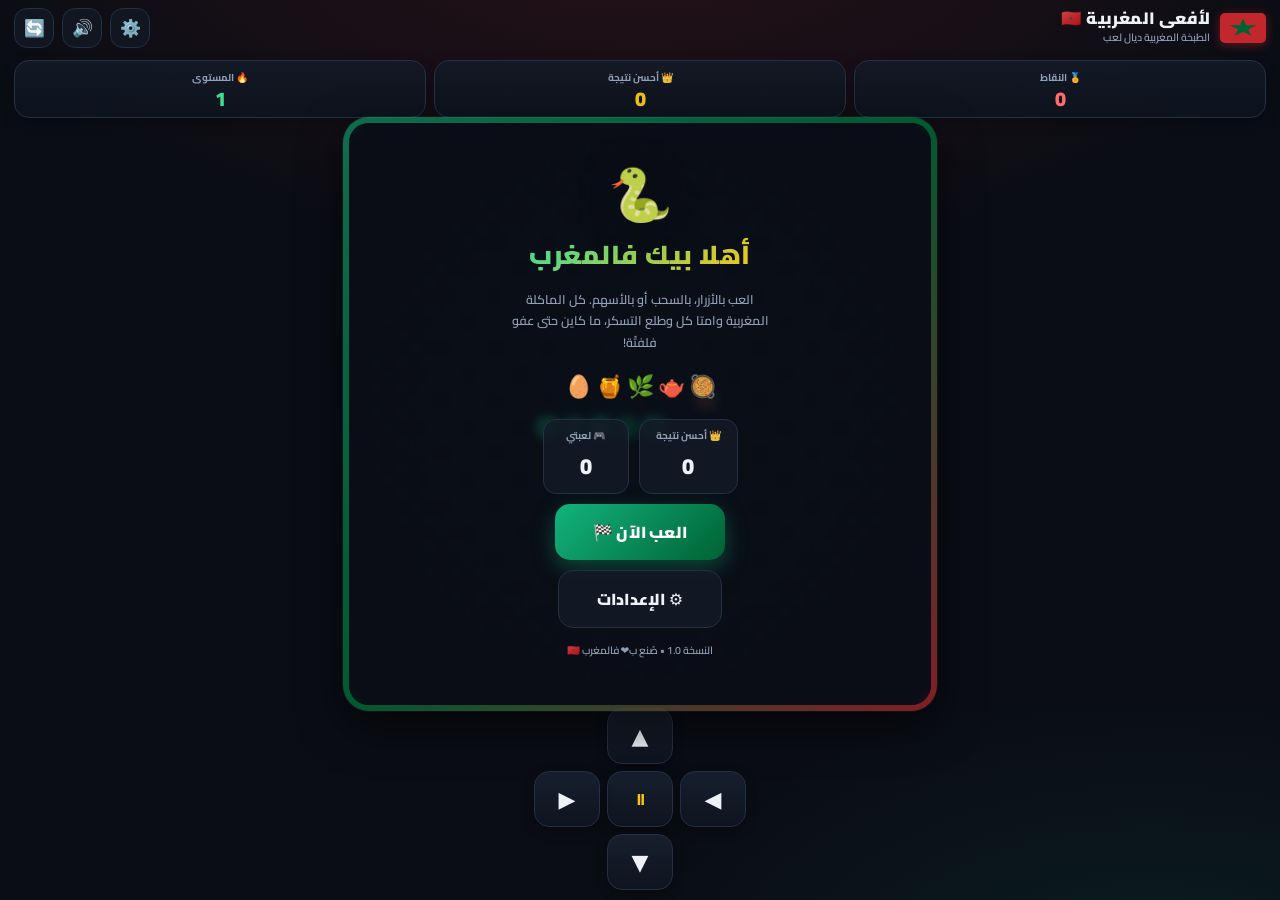
<file: snake-ma.html>
<!DOCTYPE html>
<html lang="ar" dir="rtl">
<head>
<meta charset="UTF-8">
<meta name="viewport" content="width=device-width, initial-scale=1.0, maximum-scale=1.0, user-scalable=no, viewport-fit=cover">
<meta name="theme-color" content="#0a0d14">
<title>لأفعى المغربية 🇲🇦 — لعبة احترافية</title>
<link rel="icon" href="data:,">
<link rel="preconnect" href="https://fonts.googleapis.com">
<link rel="preconnect" href="https://fonts.gstatic.com" crossorigin>
<link href="https://fonts.googleapis.com/css2?family=Cairo:wght@400;600;700;800;900&display=swap" rel="stylesheet">
<style>
  :root{
    --c-red:#c1272d;
    --c-red-d:#8f1d21;
    --c-green:#006233;
    --c-green-l:#0e9f6e;
    --c-gold:#f5c518;
    --c-bg:#0a0d14;
    --c-panel:#131a26;
    --c-line:#243046;
    --c-text:#eef2f7;
    --c-mut:#8fa0b8;
  }
  *{margin:0;padding:0;box-sizing:border-box;-webkit-tap-highlight-color:transparent}
  html,body{height:100%;overflow:hidden}
  body{
    font-family:'Cairo',-apple-system,'Segoe UI',system-ui,sans-serif;
    background:var(--c-bg);
    background-image:radial-gradient(1200px 600px at 50% -10%,rgba(193,39,45,.16),transparent 60%),
                     radial-gradient(900px 500px at 90% 110%,rgba(14,159,110,.12),transparent 60%);
    color:var(--c-text);
    height:100dvh;
    overscroll-behavior:none;
    touch-action:manipulation;
    display:flex;flex-direction:column;
    user-select:none;-webkit-user-select:none;
  }

  .splash{
    position:fixed;inset:0;z-index:90;background:#0a0d14;
    display:flex;flex-direction:column;align-items:center;justify-content:center;gap:16px;
    transition:opacity .45s ease;
  }
  .splash.hide{opacity:0;pointer-events:none}
  .splash .logo{
    width:92px;height:92px;border-radius:26px;
    background:linear-gradient(135deg,#e03a3f 0%,#8f1d21 100%);
    box-shadow:0 14px 34px rgba(193,39,45,.45), inset 0 1px 0 rgba(255,255,255,.25);
    display:grid;place-items:center;font-size:48px;position:relative;
    animation:logopop .6s cubic-bezier(.2,1.6,.4,1);
  }
  .splash .logo::after{
    content:'';position:absolute;inset:0;border-radius:26px;
    background:linear-gradient(160deg,rgba(255,255,255,.28),transparent 40%);
  }
  @keyframes logopop{0%{transform:scale(.7);opacity:0}100%{transform:scale(1);opacity:1}}
  .splash h1{font-size:21px;font-weight:900}
  .splash p{color:var(--c-mut);font-size:12.5px;font-weight:600}
  .dots{display:flex;gap:6px;margin-top:6px}
  .dots i{width:8px;height:8px;border-radius:50%;background:var(--c-gold);animation:db .9s infinite}
  .dots i:nth-child(2){animation-delay:.15s}.dots i:nth-child(3){animation-delay:.3s}
  @keyframes db{0%,100%{transform:translateY(0);opacity:.4}50%{transform:translateY(-5px);opacity:1}}

  .top{
    display:flex;align-items:center;justify-content:space-between;
    padding:calc(8px + env(safe-area-inset-top)) 14px 6px;gap:10px;flex:none;
  }
  .brand{display:flex;align-items:center;gap:10px}
  .flag{
    width:46px;aspect-ratio:3/2;background:var(--c-red);border-radius:5px;
    position:relative;flex:none;box-shadow:0 2px 10px rgba(193,39,45,.45);
  }
  .flag .star{
    position:absolute;inset:0;margin:auto;width:62%;height:62%;background:var(--c-green);
    clip-path:polygon(50% 0%,61% 35%,98% 35%,68% 57%,79% 91%,50% 70%,21% 91%,32% 57%,2% 35%,39% 35%);
  }
  .brand h1{font-size:16.5px;font-weight:900;line-height:1.15;letter-spacing:.2px}
  .brand p{font-size:10.5px;color:var(--c-mut);font-weight:600}
  .top-actions{display:flex;gap:8px}
  .icon-btn{
    width:40px;height:40px;border-radius:13px;border:1px solid var(--c-line);
    background:rgba(19,26,38,.7);color:var(--c-text);font-size:17px;cursor:pointer;
    display:flex;align-items:center;justify-content:center;transition:.15s;
  }
  .icon-btn:active{transform:scale(.9);background:var(--c-red)}

  .hud{display:grid;grid-template-columns:repeat(3,1fr);gap:8px;padding:6px 14px 8px;flex:none}
  .hud .cell{
    background:linear-gradient(180deg,rgba(19,26,38,.9),rgba(13,19,30,.9));
    border:1px solid var(--c-line);border-radius:15px;padding:7px 4px;text-align:center;
    box-shadow:0 4px 14px rgba(0,0,0,.25);
  }
  .hud .k{font-size:10px;color:var(--c-mut);font-weight:700;display:flex;align-items:center;justify-content:center;gap:4px}
  .hud .v{font-size:20px;font-weight:900;line-height:1.15}
  .hud .v.gold{color:var(--c-gold)}
  .hud .v.green{color:#3ddc97}
  .hud .v.red{color:#ff6b6b}
  .v.bump{animation:vbump .28s}
  @keyframes vbump{40%{transform:scale(1.28)}100%{transform:scale(1)}}

  .stage{flex:1;min-height:0;display:flex;align-items:center;justify-content:center}
  .board-wrap{position:relative;flex:none}
  #game{display:block;border-radius:20px;touch-action:none;position:relative;z-index:2}
  .board-frame{
    position:absolute;inset:-6px;border-radius:26px;pointer-events:none;z-index:1;
    background:linear-gradient(135deg,rgba(14,159,110,.65),rgba(0,98,51,.9),rgba(193,39,45,.65));
    padding:2px;box-shadow:0 16px 44px rgba(0,0,0,.55), 0 0 0 1px rgba(255,255,255,.06);
  }

  .overlay{
    position:absolute;inset:0;border-radius:20px;z-index:5;
    display:flex;flex-direction:column;align-items:center;justify-content:center;
    gap:10px;text-align:center;padding:18px;
    opacity:0;pointer-events:none;transform:scale(.96);
    transition:opacity .22s ease,transform .22s ease;
  }
  .overlay.dim{background:rgba(8,11,18,.72);backdrop-filter:blur(4px)}
  .overlay.show{opacity:1;pointer-events:auto;transform:scale(1)}
  .ov-badge{font-size:52px;line-height:1;filter:drop-shadow(0 8px 20px rgba(0,0,0,.4))}
  .ov-title{font-size:26px;font-weight:900;letter-spacing:.5px}
  .ov-title.green{background:linear-gradient(135deg,#3ddc97,var(--c-gold));-webkit-background-clip:text;background-clip:text;color:transparent}
  .ov-title.red{color:#ff6b6b}
  .ov-sub{color:var(--c-mut);font-size:12.5px;font-weight:600;max-width:270px;line-height:1.7}
  .stats-line{display:flex;gap:10px;align-items:stretch;justify-content:center;margin-top:2px}
  .stats-line .st{background:rgba(19,26,38,.85);border:1px solid var(--c-line);border-radius:13px;padding:6px 16px;min-width:86px}
  .stats-line .k{font-size:10px;color:var(--c-mut);font-weight:700}
  .stats-line .v{font-size:22px;font-weight:900}
  .btn{
    border:none;cursor:pointer;font-family:inherit;font-weight:900;font-size:16px;letter-spacing:.2px;
    border-radius:15px;padding:13px 38px;transition:.15s;color:#fff;position:relative;overflow:hidden;
  }
  .btn:active{transform:scale(.95)}
  .btn-green{background:linear-gradient(135deg,#12b37e,var(--c-green));box-shadow:0 8px 22px rgba(14,159,110,.4)}
  .btn-red{background:linear-gradient(135deg,#e03a3f,var(--c-red-d));box-shadow:0 8px 22px rgba(193,39,45,.4)}
  .btn-ghost{background:rgba(19,26,38,.9);border:1px solid var(--c-line);color:var(--c-text)}
  .btn-gold{background:linear-gradient(135deg,var(--c-gold),#b98a06);color:#211800;box-shadow:0 8px 22px rgba(245,197,24,.3)}
  .row{display:flex;gap:10px}
  .record{color:var(--c-gold);font-size:14px;font-weight:800;animation:pop .5s}
  @keyframes pop{0%{transform:scale(.4);opacity:0}60%{transform:scale(1.15)}100%{transform:scale(1)}}
  .foods{display:flex;gap:4px;flex-wrap:wrap;justify-content:center;font-size:22px;margin-top:2px}
  .foods span{animation:fb 2.4s infinite}
  .foods span:nth-child(2){animation-delay:.2s}.foods span:nth-child(3){animation-delay:.4s}
  .foods span:nth-child(4){animation-delay:.6s}.foods span:nth-child(5){animation-delay:.8s}
  @keyframes fb{0%,100%{transform:translateY(0)}50%{transform:translateY(-5px)}}
  .credit{color:var(--c-mut);font-size:10.5px;font-weight:600;margin-top:2px}
  .credit b{color:#3ddc97}

  .outlined{display:flex;flex-direction:column;gap:14px;margin-top:4px;width:100%;max-width:290px}
  .opt{
    display:flex;align-items:center;justify-content:space-between;gap:10px;
    background:rgba(19,26,38,.85);border:1px solid var(--c-line);border-radius:13px;padding:11px 14px;
    text-align:right;font-weight:800;font-size:14px;
  }
  .opt small{display:block;color:var(--c-mut);font-weight:600;font-size:10.5px}
  .switch{width:46px;height:26px;border-radius:999px;background:var(--c-line);position:relative;flex:none;transition:.2s;cursor:pointer}
  .switch::after{content:'';position:absolute;top:3px;inset-inline-start:3px;width:20px;height:20px;border-radius:50%;background:#fff;transition:.2s}
  .switch.on{background:var(--c-green-l)}
  .switch.on::after{transform:translateX(-20px)}

  .controls{padding:6px 14px calc(10px + env(safe-area-inset-bottom));flex:none}
  .dpad{width:max-content;margin:0 auto;display:grid;grid-template-areas:"a up b" "left pause right" "c down d";gap:7px}
  .dp-btn{
    width:66px;height:56px;border-radius:15px;border:1px solid var(--c-line);
    background:linear-gradient(180deg,rgba(24,32,46,.95),rgba(14,20,32,.95));
    color:var(--c-text);font-size:22px;font-weight:900;display:flex;align-items:center;justify-content:center;
    cursor:pointer;touch-action:none;transition:.12s;box-shadow:0 4px 12px rgba(0,0,0,.3);
  }
  .dp-btn:active{background:var(--c-red);transform:scale(.92);box-shadow:0 2px 6px rgba(193,39,45,.5)}
  .dp-up{grid-area:up}.dp-left{grid-area:left}.dp-right{grid-area:right}.dp-down{grid-area:down}
  .dp-pause{grid-area:pause;width:auto;color:var(--c-gold);font-size:15px;height:56px}
  .dp-null{width:66px}

  .toast{
    position:absolute;top:18%;left:50%;transform:translate(-50%,0);z-index:6;
    background:linear-gradient(135deg,rgba(0,98,51,.94),rgba(14,159,110,.9));
    border:1px solid #1fb87f;color:#fff;font-weight:900;font-size:14px;padding:9px 20px;
    border-radius:999px;box-shadow:0 8px 24px rgba(14,159,110,.4);
    opacity:0;pointer-events:none;transition:opacity .25s,transform .25s;white-space:nowrap;
  }
  .toast.show{opacity:1;transform:translate(-50%,8px)}
</style>
</head>
<body>

  <div class="splash" id="splash">
    <div class="logo">🐍</div>
    <h1>لأفعى المغربية</h1>
    <p>كل وطلع، تيتّ المرجو النَّعناع 🍵</p>
    <div class="dots"><i></i><i></i><i></i></div>
  </div>

  <div class="top">
    <div class="brand">
      <div class="flag"><div class="star"></div></div>
      <div>
        <h1>لأفعى المغربية 🇲🇦</h1>
        <p>الطبخة المغربية ديال لعب</p>
      </div>
    </div>
    <div class="top-actions">
      <button class="icon-btn" id="setBtn" title="الإعدادات">⚙️</button>
      <button class="icon-btn" id="sndBtn" title="الصوت">🔊</button>
      <button class="icon-btn" id="rstBtn" title="عاود من الأول">🔄</button>
    </div>
  </div>

  <div class="hud">
    <div class="cell"><div class="k">🏅 النقاط</div><div class="v red" id="hScore">0</div></div>
    <div class="cell"><div class="k">👑 أحسن نتيجة</div><div class="v gold" id="hBest">0</div></div>
    <div class="cell"><div class="k">🔥 المستوى</div><div class="v green" id="hLevel">1</div></div>
  </div>

  <div class="stage" id="stage">
    <div class="board-wrap" id="wrap">
      <div class="board-frame"></div>
      <canvas id="game"></canvas>

      <div class="overlay dim" id="menuOv">
        <div class="ov-badge">🐍</div>
        <div class="ov-title green">أهلا بيك فالمغرب</div>
        <div class="ov-sub">العب بالأزرار، بالسحب أو بالأسهم. كل الماكلة المغربية وامتا كل وطلع التسكر، ما كاين حتى عفو فلفتّة!</div>
        <div class="foods"><span>🥘</span><span>🫖</span><span>🌿</span><span>🍯</span><span>🥚</span></div>
        <div class="stats-line">
          <div class="st"><div class="k">👑 أحسن نتيجة</div><div class="v gold" id="mBest">0</div></div>
          <div class="st"><div class="k">🎮 لعبتي</div><div class="v" id="mPlays">0</div></div>
        </div>
        <button class="btn btn-green" id="playBtn">العب الآن 🏁</button>
        <button class="btn btn-ghost" id="menuSetBtn">⚙️ الإعدادات</button>
        <div class="credit">النسخة 1.0 • صُنع ب❤️ فالمغرب <b>🇲🇦</b></div>
      </div>

      <div class="overlay dim" id="ovOv">
        <div class="ov-badge">💔</div>
        <div class="ov-title red">سالات اللعب!</div>
        <div class="stats-line">
          <div class="st"><div class="k">النقاط</div><div class="v" id="fScore">0</div></div>
          <div class="st"><div class="k">👑 أحسن نتيجة</div><div class="v gold" id="fBest">0</div></div>
          <div class="st"><div class="k">🍲 أكلات</div><div class="v green" id="fFoods">0</div></div>
        </div>
        <div class="record" id="recLine" style="display:none">🏆 رقم قياسي جديد! بالتوفيق يا أسطورة!</div>
        <div class="row">
          <button class="btn btn-green" id="retryBtn">عاود لعب 🔄</button>
          <button class="btn btn-ghost" id="ovMenuBtn">القائمة</button>
        </div>
      </div>

      <div class="overlay dim" id="pauseOv">
        <div class="ov-badge">⏸️</div>
        <div class="ov-title">وقّفت اللعب</div>
        <div class="ov-sub">خد راحة شوية، الطوڭلطا غادة تنتراك 🍲</div>
        <div class="row">
          <button class="btn btn-green" id="resumeBtn">كمّل اللعب ▶</button>
          <button class="btn btn-ghost" id="pauseMenuBtn">القائمة</button>
        </div>
      </div>

      <div class="toast" id="toast"></div>
    </div>
  </div>

  <div class="overlay" id="setOv" style="position:fixed;inset:0;border-radius:0;z-index:40;transform:none;background:rgba(8,11,18,.94);backdrop-filter:blur(6px)">
    <div class="ov-title">⚙️ الإعدادات</div>
    <div class="outlined">
      <div class="opt">
        <div>🔊 الصوت<small>الأصوات والأكلات</small></div>
        <div class="switch on" id="optSound"></div>
      </div>
      <div class="opt">
        <div>📳 الهزاز<small>اهتزاز عند الأكل والخسارة</small></div>
        <div class="switch on" id="optHaptic"></div>
      </div>
      <div class="opt" style="justify-content:center;cursor:default">
        <small>المدونة ديال البيانات داخل جهازك فقط</small>
      </div>
    </div>
    <button class="btn btn-ghost" id="setCloseBtn" style="margin-top:6px">رجع ❌</button>
  </div>

  <div class="controls">
    <div class="dpad">
      <div class="dp-null" style="grid-area:a"></div>
      <div class="dp-btn dp-up" data-d="up">▲</div>
      <div class="dp-null" style="grid-area:b"></div>
      <div class="dp-btn dp-left" data-d="left">◀</div>
      <div class="dp-btn dp-pause" id="pauseBtn">⏸</div>
      <div class="dp-btn dp-right" data-d="right">▶</div>
      <div class="dp-null" style="grid-area:c"></div>
      <div class="dp-btn dp-down" data-d="down">▼</div>
      <div class="dp-null" style="grid-area:d"></div>
    </div>
  </div>

<script>
(function(){
  const COLS=22, ROWS=22;
  const wrap=document.getElementById('wrap'),cv=document.getElementById('game'),cx=cv.getContext('2d');
  const stage=document.getElementById('stage');
  const $=id=>document.getElementById(id);
  const hScore=$('hScore'),hBest=$('hBest'),hLevel=$('hLevel');
  const mBest=$('mBest'),mPlays=$('mPlays');
  const menuOv=$('menuOv'),ovOv=$('ovOv'),pauseOv=$('pauseOv'),setOv=$('setOv');
  const splash=$('splash'),toast=$('toast');

  const KEYS={sound:'laf3a_sound',haptic:'laf3a_haptic',best:'laf3a_best',bestFood:'laf3a_bestfood',plays:'laf3a_plays'};
  let st='menu',best=0,plays=0,bestFood=0;
  let score=0,eaten=0,level=1,speed=150,acc=0,goldUntil=0;
  let snake=[],prev=[],dir={x:1,y:0},dirQ=[];
  let cell=0,px=0,gold=false;
  let particles=[],popups=[],shake=0,clock=0,last=0;
  let sound, haptic;
  const FOODS=[{e:'🥘',n:'طوڭلطا'},{e:'🫖',n:'أتاي'},{e:'🌿',n:'نعناع'},{e:'🍯',n:'عسل'},{e:'🥚',n:'بيض'}];

  function load(){sound=localStorage.getItem(KEYS.sound)!=='0';haptic=localStorage.getItem(KEYS.haptic)!=='0';
    best=+localStorage.getItem(KEYS.best)||0;plays=+localStorage.getItem(KEYS.plays)||0;
    bestFood=+localStorage.getItem(KEYS.bestFood)||0;}
  function save(){localStorage.setItem(KEYS.sound,sound?'1':'0');localStorage.setItem(KEYS.haptic,haptic?'1':'0');}
  load();
  $('sndBtn').textContent=sound?'🔊':'🔇';
  $('optSound').classList.toggle('on',sound);
  $('optHaptic').classList.toggle('on',haptic);
  refreshMenuStats();

  function refreshMenuStats(){mBest.textContent=best;mPlays.textContent=plays;hBest.textContent=best;}

  function sizeCanvas(){
    const availW=stage.clientWidth,availH=stage.clientHeight;
    const side=Math.max(140,Math.min(availW-2,availH-2));
    wrap.style.width=side+'px';wrap.style.height=side+'px';
    const dpr=Math.min(window.devicePixelRatio||1,2);
    px=Math.round(side*dpr);cv.width=px;cv.height=px;cell=px/COLS;
  }
  window.addEventListener('resize',sizeCanvas);
  window.addEventListener('orientationchange',()=>setTimeout(sizeCanvas,200));

  function freeCells(){
    const f=[];
    for(let y=0;y<ROWS;y++)for(let x=0;x<COLS;x++)if(!snake.some(s=>s.x===x&&s.y===y))f.push({x,y});
    return f;
  }
  function spawn(){
    const f=freeCells();if(!f.length)return null;
    const c=f[(Math.random()*f.length)|0];
    gold=Math.random()<0.16;goldUntil=gold?clock+8000:0;
    return {x:c.x,y:c.y,f:FOODS[(Math.random()*FOODS.length)|0]};
  }
  let food=null;

  function reset(go){
    snake=[];for(let i=0;i<5;i++)snake.push({x:11-i,y:11});
    prev=snake.map(s=>({x:s.x,y:s.y}));
    dir={x:1,y:0};dirQ=[];score=0;eaten=0;level=1;speed=150;acc=0;
    gold=false;goldUntil=0;particles=[];popups=[];shake=0;
    food=spawn();
    hScore.textContent='0';hLevel.textContent='1';
    st=go||'menu';
    if(go==='play'){hideOv(menuOv);hideOv(ovOv);hideOv(pauseOv);}
  }

  function bump(el){el.classList.remove('bump');void el.offsetWidth;el.classList.add('bump');}
  function showOv(o){o.classList.add('show');}
  function hideOv(o){o.classList.remove('show');}

  function showToast(t){
    toast.textContent=t;toast.classList.add('show');
    clearTimeout(toast._t);toast._t=setTimeout(()=>toast.classList.remove('show'),1500);
  }

  function gameOver(){
    st='over';shake=10;
    plays++;localStorage.setItem(KEYS.plays,plays);
    let rec=false;
    if(score>best){best=score;localStorage.setItem(KEYS.best,best);rec=true;}
    if(eaten>bestFood){bestFood=eaten;localStorage.setItem(KEYS.bestFood,bestFood);}
    refreshMenuStats();
    $('fScore').textContent=score;$('fBest').textContent=best;$('fFoods').textContent=eaten;
    $('recLine').style.display=rec?'block':'none';
    hBest.textContent=best;
    sfx('death');if(haptic&&navigator.vibrate)navigator.vibrate([70,40,120]);
    setTimeout(()=>showOv(ovOv),420);
  }

  function step(){
    if(dirQ.length)dir=dirQ.shift();
    if(!food)food=spawn();
    if(!food)return;
    const h={x:snake[0].x+dir.x,y:snake[0].y+dir.y};
    if(h.x<0||h.y<0||h.x>=COLS||h.y>=ROWS||snake.some(s=>s.x===h.x&&s.y===h.y)){gameOver();return;}
    prev=snake.map(s=>({x:s.x,y:s.y}));
    snake.unshift(h);
    if(h.x===food.x&&h.y===food.y){
      const g=gold,pts=g?50:10;
      score+=pts;eaten++;
      hScore.textContent=score;bump(hScore);
      popups.push({x:h.x,y:h.y,t:0,txt:g?'+'+pts+' ⭐':'+'+pts,gold:g});
      burst(h.x,h.y,g);
      if(g)sfx('gold');else sfx('eat');
      if(haptic&&navigator.vibrate)navigator.vibrate(g?[20,20,30]:12);
      const nl=Math.floor(score/60)+1;
      if(nl>level){
        level=nl;hLevel.textContent=level;bump(hLevel);
        sfx('level');showToast('الماكينة غادية! المستوى '+level+' ⚡');
      }
      food=spawn();
      speed=Math.max(58,150-(level-1)*9);
    }else{
      snake.pop();
      if(gold&&clock>goldUntil){gold=false;food=spawn();}
    }
  }

  function burst(cx0,cy0,g){
    const n=g?26:16,color=g?'#f5c518':'#3ddc97';
    for(let i=0;i<n;i++){
      const a=Math.random()*Math.PI*2,v=1.5+Math.random()*3.2;
      particles.push({x:(cx0+0.5)*cell,y:(cy0+0.5)*cell,vx:Math.cos(a)*v,vy:Math.sin(a)*v,
        life:34+Math.random()*22,max:56,r:cell*(0.05+Math.random()*0.06),c:color});
    }
  }

  function sfx(name){
    if(!sound)return;
    try{
      ac=ac||new (window.AudioContext||window.webkitAudioContext)();
      if(ac.state==='suspended')ac.resume();
      const t0=ac.currentTime;
      const map={
        eat:[[520,.09,'sine',.25,720]],
        gold:[[880,.12,'sine',.22,1100],[1320,.16,'sine',.18,1560]],
        level:[[660,.1,'square',.1],[880,.1,'square',.1],[1180,.16,'square',.1]],
        death:[[300,.45,'sawtooth',.22,70]],
        click:[[230,.05,'sine',.15]],
        start:[[440,.13,'sine',.2,660]]
      }[name]||[];
      map.forEach(m=>tone(m[0],m[1],m[2],m[3],m[4],t0));
    }catch(e){}
  }
  let ac=null;
  function tone(f,d,type,v,to,at){
    const o=ac.createOscillator(),g=ac.createGain();
    o.type=type;o.frequency.setValueAtTime(f,at);
    if(to)o.frequency.exponentialRampToValueAtTime(to,at+d);
    g.gain.setValueAtTime(v,at);g.gain.exponentialRampToValueAtTime(.0001,at+d);
    o.connect(g);g.connect(ac.destination);o.start(at);o.stop(at+d+.02);
  }

  function frame(t){
    const dt=Math.min(50,t-last||0);last=t;
    if(st==='play'&&!pauseOv.classList.contains('show')){
      acc+=dt;clock+=dt;
      while(acc>=speed&&st==='play'&&!pauseOv.classList.contains('show')){acc-=speed;step();}
    }else if(st==='menu'){clock+=dt;}
    updateFx(dt);
    draw();
    requestAnimationFrame(frame);
  }

  function updateFx(dt){
    for(let i=particles.length-1;i>=0;i--){
      const p=particles[i];
      p.x+=p.vx*(dt/16.7);p.y+=p.vy*(dt/16.7);p.vy+=0.055*(dt/16.7);
      p.life--;if(p.life<=0)particles.splice(i,1);
    }
    for(let i=popups.length-1;i>=0;i--){popups[i].t+=dt;if(popups[i].t>750)popups.splice(i,1);}
    if(shake>0)shake=Math.max(0,shake-dt*0.02);
  }

  function rr(x,y,w,h,r){
    cx.beginPath();
    cx.moveTo(x+r,y);cx.arcTo(x+w,y,x+w,y+h,r);cx.arcTo(x+w,y+h,x,y+h,r);
    cx.arcTo(x,y+h,x,y,r);cx.arcTo(x,y,x+w,y,r);cx.closePath();
  }
  function khatim(x,y,r,fill,alpha){
    cx.save();cx.translate(x,y);cx.globalAlpha=alpha;cx.fillStyle=fill;cx.beginPath();
    for(let i=0;i<16;i++){
      const a=i*Math.PI/8-Math.PI/2,rad=i%2?r*0.42:r;
      const X=Math.cos(a)*rad,Y=Math.sin(a)*rad;
      i?cx.lineTo(X,Y):cx.moveTo(X,Y);
    }
    cx.closePath();cx.fill();cx.restore();
  }

  function draw(){
    cx.save();
    if(shake>0)cx.translate((Math.random()-0.5)*shake,(Math.random()-0.5)*shake);
    cx.clearRect(-20,-20,px+40,px+40);
    cx.fillStyle='#0e1420';cx.fillRect(0,0,px,px);
    const grad=cx.createRadialGradient(px/2,px/2,cell,px/2,px/2,px*0.7);
    grad.addColorStop(0,'rgba(14,159,110,.05)');grad.addColorStop(1,'rgba(193,39,45,.04)');
    cx.fillStyle=grad;cx.fillRect(0,0,px,px);

    cx.strokeStyle='rgba(255,255,255,.05)';cx.lineWidth=1;
    for(let x=0;x<=COLS;x++){cx.beginPath();cx.moveTo(x*cell+.5,0);cx.lineTo(x*cell+.5,px);cx.stroke();}
    for(let y=0;y<=ROWS;y++){cx.beginPath();cx.moveTo(0,y*cell+.5);cx.lineTo(px,y*cell+.5);cx.stroke();}
    for(let y=0;y<ROWS;y++)for(let x=0;x<COLS;x++)
      if((x+y)%2===0)khatim(x*cell+cell/2,y*cell+cell/2,cell*0.26,'#ffffff',0.028);

    drawFood();
    drawSnake();
    drawParticles();
    drawPopups();
    cx.restore();
  }

  function drawFood(){
    if(!food)return;
    const X=food.x*cell+cell/2,Y=food.y*cell+cell/2;
    if(gold){
      const pulse=1+Math.sin(clock/110)*0.14,r=cell*0.6*pulse;
      const gr=cx.createRadialGradient(X,Y,cell*0.1,X,Y,r);
      gr.addColorStop(0,'rgba(245,197,24,.5)');gr.addColorStop(1,'rgba(245,197,24,0)');
      cx.fillStyle=gr;cx.beginPath();cx.arc(X,Y,r,0,7);cx.fill();
      cx.strokeStyle='rgba(245,197,24,.9)';cx.lineWidth=Math.max(1.5,cell*0.05);
      cx.beginPath();cx.arc(X,Y,cell*0.42,0,7);cx.stroke();
      const remain=Math.max(0,(goldUntil-clock)/8000);
      cx.strokeStyle='rgba(255,255,255,.85)';cx.lineWidth=Math.max(1.2,cell*0.035);
      cx.beginPath();cx.arc(X,Y,cell*0.42,-Math.PI/2,-Math.PI/2+remain*Math.PI*2);cx.stroke();
      cx.font=(cell*0.62)+'px serif';cx.textAlign='center';cx.textBaseline='middle';
      cx.fillStyle='#f5c518';cx.fillText('★',X,Y+cell*0.02);
    }else{
      const bob=Math.sin(clock/300+food.x*1.7+food.y*2.3)*cell*0.045;
      const gr=cx.createRadialGradient(X,Y-cell*0.08,cell*0.1,X,Y,cell*0.5);
      gr.addColorStop(0,'rgba(255,255,255,.14)');gr.addColorStop(1,'rgba(255,255,255,0)');
      cx.fillStyle=gr;cx.beginPath();cx.arc(X,Y+bob,cell*0.5,0,7);cx.fill();
      cx.strokeStyle='rgba(14,159,110,.4)';cx.lineWidth=Math.max(1,cell*0.045);
      cx.beginPath();cx.arc(X,Y+bob,cell*0.43,0,7);cx.stroke();
      cx.fillStyle='rgba(0,0,0,.28)';
      cx.beginPath();cx.ellipse(X,Y+bob+cell*0.42,cell*0.32,cell*0.08,0,0,7);cx.fill();
      cx.font=(cell*0.9)+'px serif';cx.textAlign='center';cx.textBaseline='middle';
      cx.fillText(food.f.e,X,Y+bob+cell*0.04);
    }
  }

  function drawSnake(){
    const p=(st==='play'||st==='over')?Math.min(1,acc/speed):1;
    for(let i=snake.length-1;i>=0;i--){
      const s=snake[i],q=prev[i]||s;
      const X=(q.x+(s.x-q.x)*p)*cell,Y=(q.y+(s.y-q.y)*p)*cell,m=cell*0.07;
      const light=(i%2===0);
      cx.fillStyle=light?'#0e9f6e':'#0a7e57';
      rr(X+m,Y+m,cell-m*2,cell-m*2,cell*0.34);cx.fill();
      cx.fillStyle='rgba(255,255,255,.08)';
      rr(X+cell*0.52,Y+cell*0.16,cell*0.34,cell*0.22,cell*0.1);cx.fill();
    }
    const h=snake[0],q=prev[0]||h;
    if(h){
      const X=(q.x+(h.x-q.x)*p)*cell+cell/2,Y=(q.y+(h.y-q.y)*p)*cell+cell/2;
      const forX=dir.x,forY=dir.y;
      const ex=X+forX*cell*0.14-forY*cell*0.2,ey=Y+forY*cell*0.14+forX*cell*0.2;
      const ex2=X+forX*cell*0.14+forY*cell*0.2,ey2=Y+forY*cell*0.14-forX*cell*0.2;
      const r=Math.max(2.6,cell*0.1);
      cx.fillStyle='rgba(8,16,24,.92)';
      cx.beginPath();cx.arc(ex,ey,r,0,7);cx.arc(ex2,ey2,r,0,7);cx.fill();
      cx.fillStyle='#fff';
      cx.beginPath();cx.arc(ex,ey,r*0.48,0,7);cx.arc(ex2,ey2,r*0.48,0,7);cx.fill();
    }
  }

  function drawParticles(){
    for(const p of particles){
      cx.save();cx.globalAlpha=Math.max(0,p.life/p.max);
      cx.fillStyle=p.c;cx.beginPath();cx.arc(p.x,p.y,p.r,0,7);cx.fill();cx.restore();
    }
  }
  function drawPopups(){
    for(const p of popups){
      cx.save();cx.globalAlpha=Math.max(0,1-p.t/750);
      cx.font='900 '+(cell*0.58)+'px Cairo';cx.textAlign='center';cx.textBaseline='middle';
      cx.fillStyle=p.gold?'#f5c518':'#fff';
      cx.shadowColor='rgba(0,0,0,.5)';cx.shadowBlur=cell*0.2;
      cx.fillText(p.txt,p.x*cell+cell/2,p.y*cell+cell/2-p.t/45);
      cx.restore();
    }
  }

  function setDir(d){
    if(st!=='play')return;
    const last=dirQ.length?dirQ[dirQ.length-1]:dir;
    if((d.x===-last.x&&d.y===-last.y)||(d.x===last.x&&d.y===last.y))return;
    if(dirQ.length<2)dirQ.push(d);
  }
  function deskMap(k){
    if(k==='ArrowUp'||k==='w'||k==='W')return{x:0,y:-1};
    if(k==='ArrowDown'||k==='s'||k==='S')return{x:0,y:1};
    if(k==='ArrowLeft'||k==='a'||k==='A')return{x:-1,y:0};
    if(k==='ArrowRight'||k==='d'||k==='D')return{x:1,y:0};
    return null;
  }

  document.addEventListener('keydown',e=>{
    if(['ArrowUp','ArrowDown','ArrowLeft','ArrowRight',' '].includes(e.key))e.preventDefault();
    if(e.key===' '||e.key==='p'||e.key==='P'){togglePause();return;}
    if(e.key==='m'||e.key==='M'){toggleSound();return;}
    const d=deskMap(e.key);if(d)setDir(d);
  });

  let tsX=0,tsY=0;
  cv.addEventListener('touchstart',e=>{tsX=e.touches[0].clientX;tsY=e.touches[0].clientY;},{passive:true});
  cv.addEventListener('touchmove',e=>e.preventDefault(),{passive:false});
  cv.addEventListener('touchend',e=>{
    const dx=e.changedTouches[0].clientX-tsX,dy=e.changedTouches[0].clientY-tsY;
    if(Math.abs(dx)<20&&Math.abs(dy)<20)return;
    setDir(Math.abs(dx)>Math.abs(dy)?(dx>0?{x:1,y:0}:{x:-1,y:0}):(dy>0?{x:0,y:1}:{x:0,y:-1}));
  });

  document.querySelectorAll('.dp-btn[data-d]').forEach(b=>{
    b.addEventListener('pointerdown',e=>{e.preventDefault();
      setDir({up:{x:0,y:-1},down:{x:0,y:1},left:{x:-1,y:0},right:{x:1,y:0}}[b.dataset.d]);});
  });

  function toggleSound(){
    sound=!sound;save();
    $('sndBtn').textContent=sound?'🔊':'🔇';
    $('optSound').classList.toggle('on',sound);
    if(sound)sfx('eat');
  }

  function togglePause(){
    if(st==='play'){st='paused';showOv(pauseOv);sfx('click');}
    else if(st==='paused'){st='play';hideOv(pauseOv);sfx('click');}
  }

  function startPlay(){
    reset('play');
    sfx('start');
    if(haptic&&navigator.vibrate)navigator.vibrate(15);
  }

  $('playBtn').addEventListener('click',startPlay);
  $('retryBtn').addEventListener('click',startPlay);
  $('resumeBtn').addEventListener('click',togglePause);
  $('pauseBtn').addEventListener('click',togglePause);
  $('pauseMenuBtn').addEventListener('click',()=>{st='menu';hideOv(pauseOv);hideOv(ovOv);reset('menu');showOv(menuOv);sfx('click');});
  $('ovMenuBtn').addEventListener('click',()=>{st='menu';hideOv(pauseOv);hideOv(ovOv);reset('menu');showOv(menuOv);sfx('click');});
  $('rstBtn').addEventListener('click',()=>{if(st!=='play'){reset('menu');showOv(menuOv);}else reset('play');sfx('click');});
  $('sndBtn').addEventListener('click',toggleSound);

  function toggleHaptic(){haptic=!haptic;save();$('optHaptic').classList.toggle('on',haptic);}
  $('optSound').addEventListener('click',toggleSound);
  $('optHaptic').addEventListener('click',toggleHaptic);
  $('setBtn').addEventListener('click',()=>{showOv(setOv);sfx('click');});
  $('menuSetBtn').addEventListener('click',()=>{showOv(setOv);sfx('click');});
  $('setCloseBtn').addEventListener('click',()=>{hideOv(setOv);sfx('click');});

  document.addEventListener('visibilitychange',()=>{
    if(document.hidden&&st==='play')togglePause();
  });

  sizeCanvas();reset('menu');showOv(menuOv);
  last=performance.now();
  requestAnimationFrame(frame);

  window.addEventListener('load',()=>{
    try{
      if(document.fonts&&document.fonts.ready)document.fonts.ready.then(()=>fadeSplash());
      else setTimeout(fadeSplash,600);
    }catch(e){setTimeout(fadeSplash,600);}
  });
  function fadeSplash(){
    splash.classList.add('hide');
    setTimeout(()=>splash.style.display='none',500);
  }
})();
</script>
</body>
</html>
</file>
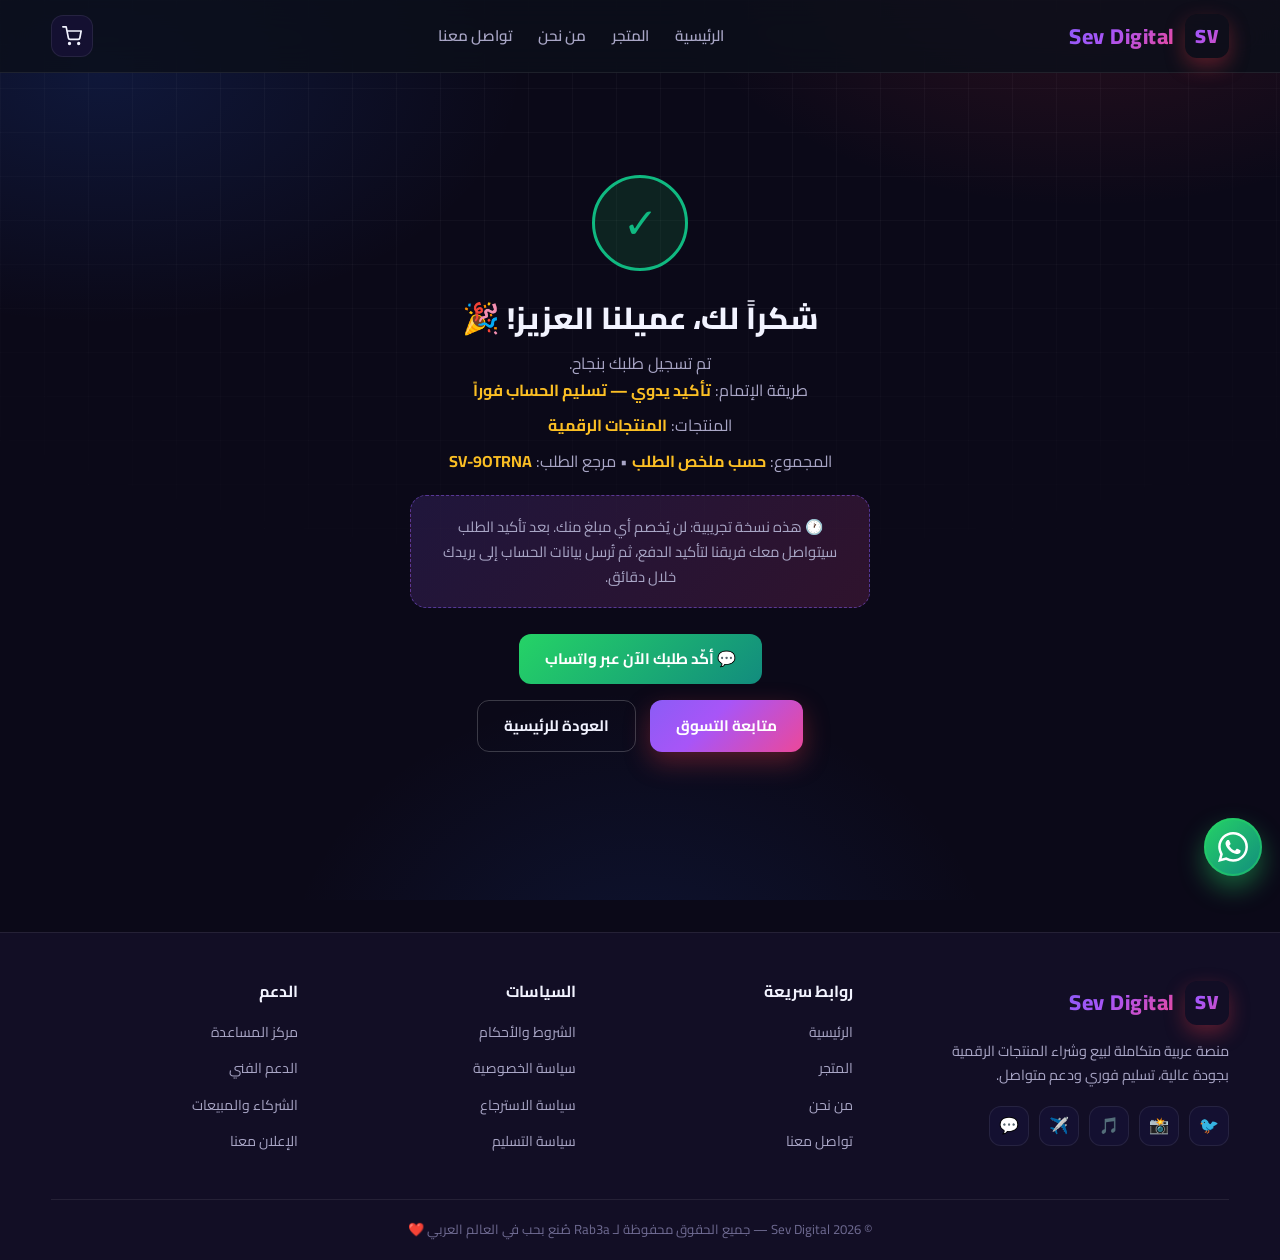
<file: success.html>
<!DOCTYPE html>
<html lang="ar" dir="rtl">
<head>
  <meta charset="UTF-8">
  <meta name="viewport" content="width=device-width, initial-scale=1.0, viewport-fit=cover">
  <meta name="robots" content="noindex, nofollow">
  <meta name="theme-color" content="#7c3aed">
  <title>تأكيد الطلب — Sev Digital</title>
  <link rel="manifest" href="manifest.json">
  <link rel="apple-touch-icon" href="icons/icon-192.png">
  <link rel="icon" href="icons/icon-192.png" type="image/png">
  <link rel="preconnect" href="https://fonts.googleapis.com">
  <link href="https://fonts.googleapis.com/css2?family=Cairo:wght@400;500;600;700;800;900&display=swap" rel="stylesheet">
  <link rel="stylesheet" href="css/style.css?v=fg10">
</head>
<body>
  <div class="bg-decor"></div>
  <div class="bg-grid"></div>

  <header class="site-header">
    <div class="container nav">
      <a href="index.html" class="brand">
        <span class="brand-icon"><svg viewBox="0 0 512 512" width="26" height="26" fill="none" stroke="#fff" stroke-width="34" stroke-linecap="round" aria-hidden="true"><path d="M 196 184 h 104 a 36 36 0 0 1 0 72 h -104 a 36 36 0 0 0 0 72 h 104"/></svg></span>
        <span>Sev Digital</span>
      </a>
      <nav class="nav-links" id="navLinks">
        <a href="index.html">الرئيسية</a>
        <a href="products.html">المتجر</a>
        <a href="about.html">من نحن</a>
        <a href="contact.html">تواصل معنا</a>
      </nav>
      <div class="nav-actions">
        <button class="icon-btn" onclick="window.location.href='cart.html'" title="سلة التسوق">
          <svg width="20" height="20" viewBox="0 0 24 24" fill="none" stroke="currentColor" stroke-width="2" stroke-linecap="round" stroke-linejoin="round"><circle cx="9" cy="21" r="1"/><circle cx="20" cy="21" r="1"/><path d="M1 1h4l2.68 13.39a2 2 0 0 0 2 1.61h9.72a2 2 0 0 0 2-1.61L23 6H6"/></svg>
          <span class="nav-cart-badge" style="display:none">0</span>
        </button>
        <button class="hamburger" id="hamburger" aria-label="القائمة">
          <span></span><span></span><span></span>
        </button>
      </div>
    </div>
  </header>

  <section class="section" style="min-height:60vh">
    <div class="container">
      <div class="success-wrap" id="successBody">
        <div class="success-check">✓</div>
        <h1 class="section-title" style="font-size:1.9rem;margin-bottom:12px">شكراً لك! 🎉</h1>
        <p style="color:var(--text-dim)">جارٍ تأكيد طلبك...</p>
      </div>
    </div>
  </section>

  <footer class="site-footer">
    <div class="container">
      <div class="footer-grid">
        <div class="footer-brand">
          <a href="index.html" class="brand"><span class="brand-icon"><svg viewBox="0 0 512 512" width="26" height="26" fill="none" stroke="#fff" stroke-width="34" stroke-linecap="round" aria-hidden="true"><path d="M 196 184 h 104 a 36 36 0 0 1 0 72 h -104 a 36 36 0 0 0 0 72 h 104"/></svg></span><span>Sev Digital</span></a>
          <p>منصة عربية متكاملة لبيع وشراء المنتجات الرقمية بجودة عالية، تسليم فوري ودعم متواصل.</p>
          <div class="footer-social">
            <a href="#" title="تويتر" aria-label="تويتر">🐦</a>
            <a href="#" title="انستغرام" aria-label="انستغرام">📸</a>
            <a href="#" title="تيك توك" aria-label="تيك توك">🎵</a>
            <a href="#" title="تيليغرام" aria-label="تيليغرام">✈️</a>
            <a href="#" title="واتساب" aria-label="واتساب">💬</a>
          </div>
        </div>
        <div class="footer-col">
          <h4>روابط سريعة</h4>
          <ul>
            <li><a href="index.html">الرئيسية</a></li>
            <li><a href="products.html">المتجر</a></li>
            <li><a href="about.html">من نحن</a></li>
            <li><a href="contact.html">تواصل معنا</a></li>
          </ul>
        </div>
        <div class="footer-col">
          <h4>السياسات</h4>
          <ul>
            <li><a href="terms.html">الشروط والأحكام</a></li>
            <li><a href="privacy.html">سياسة الخصوصية</a></li>
            <li><a href="terms.html#refund">سياسة الاسترجاع</a></li>
            <li><a href="terms.html#delivery">سياسة التسليم</a></li>
          </ul>
        </div>
        <div class="footer-col">
          <h4>الدعم</h4>
          <ul>
            <li><a href="contact.html">مركز المساعدة</a></li>
            <li><a href="contact.html">الدعم الفني</a></li>
            <li><a href="contact.html">الشركاء والمبيعات</a></li>
            <li><a href="contact.html">الإعلان معنا</a></li>
          </ul>
        </div>
      </div>
      <div class="footer-bottom">
        <p>© <span id="year"></span> Sev Digital — جميع الحقوق محفوظة لـ Rab3a صُنع بحب في العالم العربي ❤️</p>
      </div>
    </div>
  </footer>

  <button class="to-top" id="toTop" aria-label="العودة للأعلى">↑</button>

  <script src="js/config.js?v=fg10"></script>
  <script src="js/data.js?v=fg10"></script>
  <script src="js/app.js?v=fg10"></script>
</body>
</html>
</file>
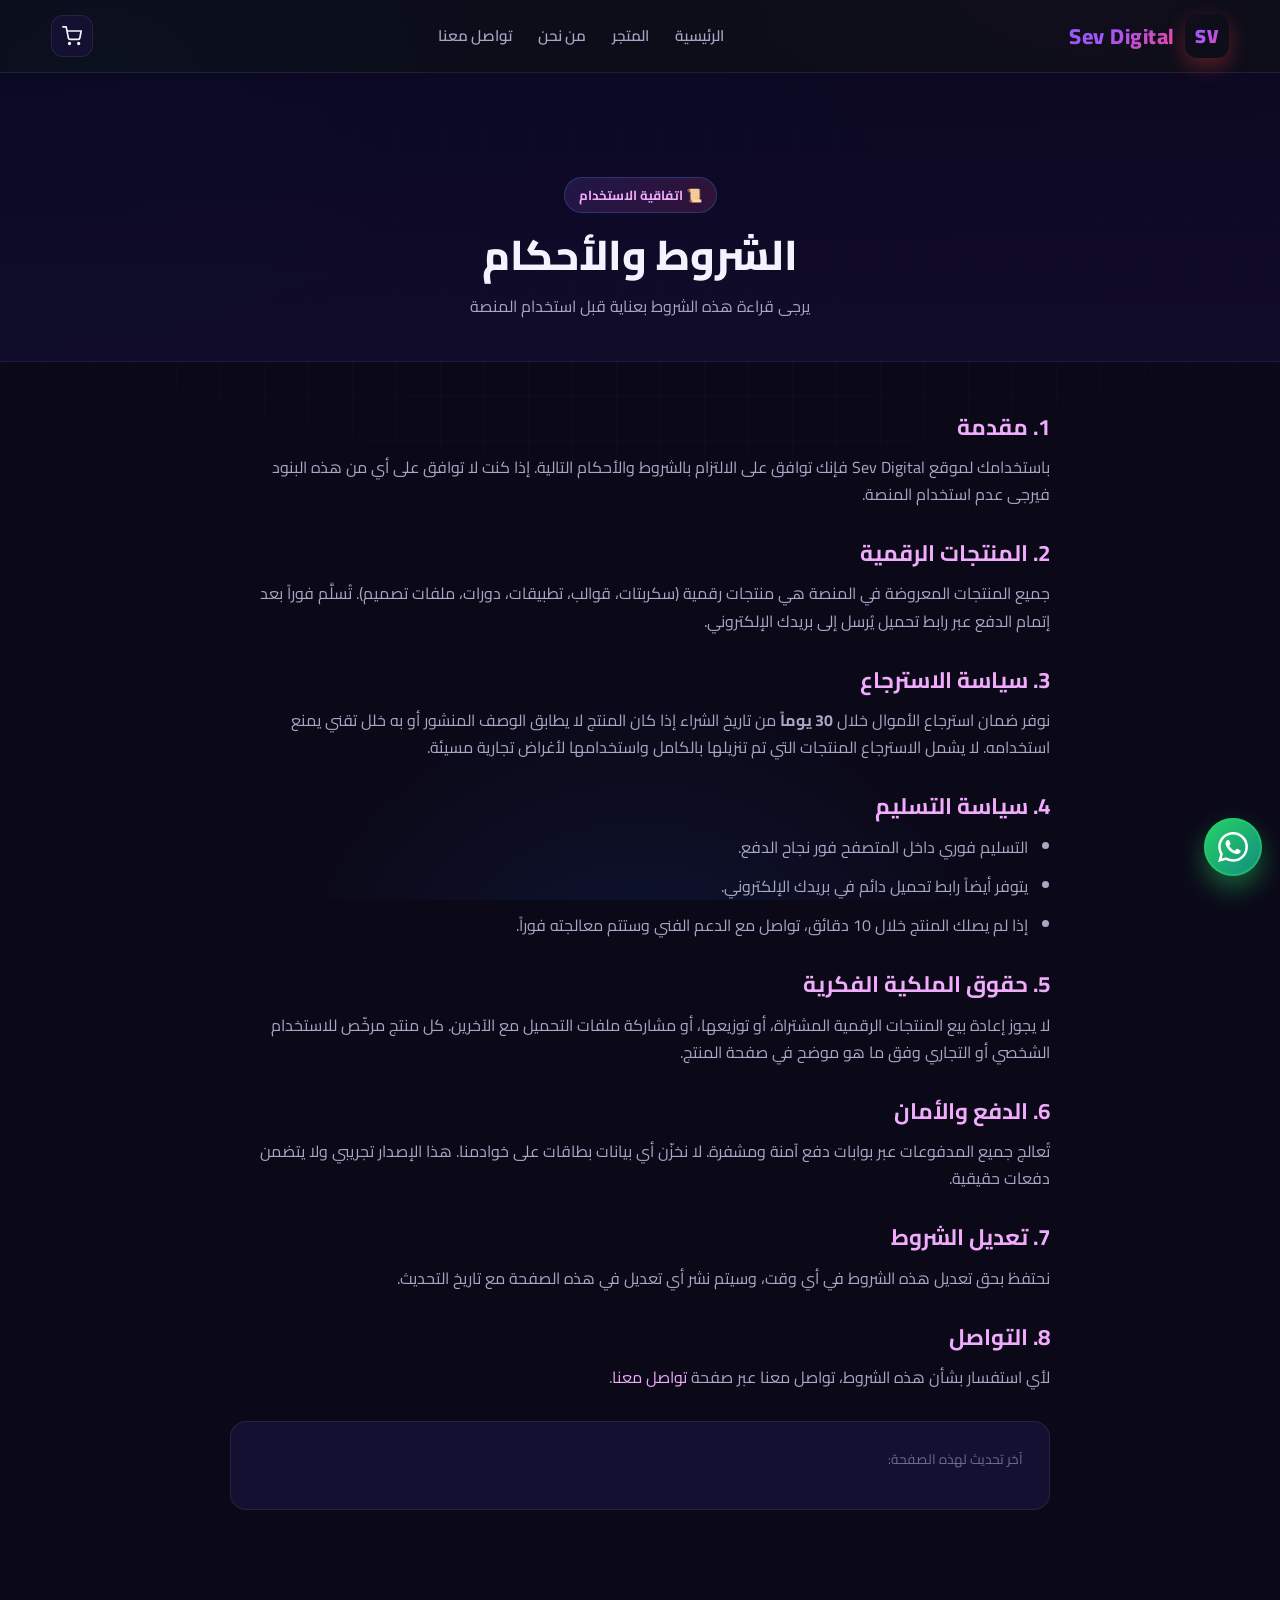
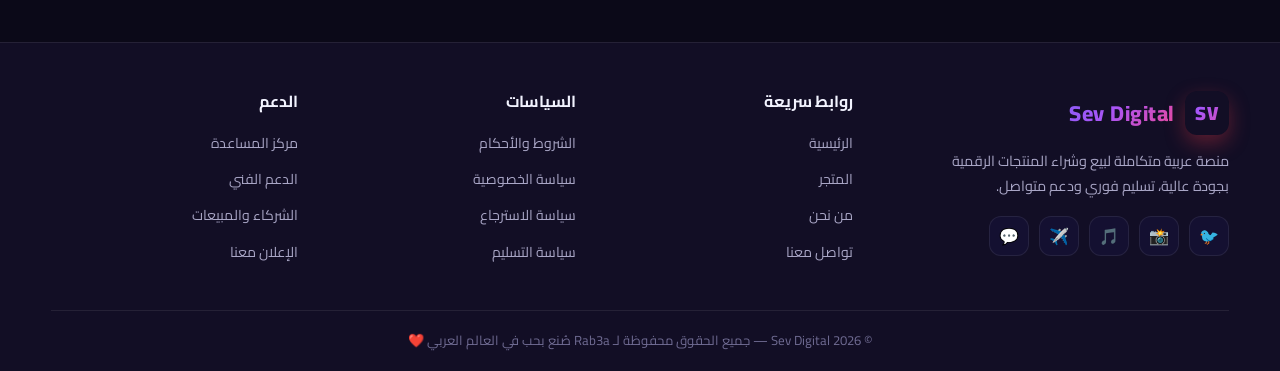
<file: terms.html>
<!DOCTYPE html>
<html lang="ar" dir="rtl">
<head>
  <meta charset="UTF-8">
  <meta name="viewport" content="width=device-width, initial-scale=1.0, viewport-fit=cover">
  <meta name="description" content="الشروط والأحكام — Sev Digital.">
  <meta name="theme-color" content="#7c3aed">
  <meta name="apple-mobile-web-app-capable" content="yes">
  <meta name="apple-mobile-web-app-status-bar-style" content="black-translucent">
  <title>الشروط والأحكام — Sev Digital</title>
  <link rel="manifest" href="manifest.json">
  <link rel="apple-touch-icon" href="icons/icon-192.png">
  <link rel="icon" href="icons/icon-192.png" type="image/png">
  <link rel="preconnect" href="https://fonts.googleapis.com">
  <link href="https://fonts.googleapis.com/css2?family=Cairo:wght@400;500;600;700;800;900&display=swap" rel="stylesheet">
  <link rel="stylesheet" href="css/style.css?v=fg10">
</head>
<body>
  <div class="bg-decor"></div>
  <div class="bg-grid"></div>

  <header class="site-header">
    <div class="container nav">
      <a href="index.html" class="brand">
        <span class="brand-icon"><svg viewBox="0 0 512 512" width="26" height="26" fill="none" stroke="#fff" stroke-width="34" stroke-linecap="round" aria-hidden="true"><path d="M 196 184 h 104 a 36 36 0 0 1 0 72 h -104 a 36 36 0 0 0 0 72 h 104"/></svg></span>
        <span>Sev Digital</span>
      </a>
      <nav class="nav-links" id="navLinks">
        <a href="index.html">الرئيسية</a>
        <a href="products.html">المتجر</a>
        <a href="about.html">من نحن</a>
        <a href="contact.html">تواصل معنا</a>
      </nav>
      <div class="nav-actions">
        <button class="icon-btn" onclick="window.location.href='cart.html'" title="سلة التسوق">
          <svg width="20" height="20" viewBox="0 0 24 24" fill="none" stroke="currentColor" stroke-width="2" stroke-linecap="round" stroke-linejoin="round"><circle cx="9" cy="21" r="1"/><circle cx="20" cy="21" r="1"/><path d="M1 1h4l2.68 13.39a2 2 0 0 0 2 1.61h9.72a2 2 0 0 0 2-1.61L23 6H6"/></svg>
          <span class="nav-cart-badge" style="display:none">0</span>
        </button>
        <button class="hamburger" id="hamburger" aria-label="القائمة">
          <span></span><span></span><span></span>
        </button>
      </div>
    </div>
  </header>

  <section class="page-head">
    <div class="container">
      <span class="eyebrow">📜 اتفاقية الاستخدام</span>
      <h1>الشروط <span class="grad">والأحكام</span></h1>
      <p>يرجى قراءة هذه الشروط بعناية قبل استخدام المنصة</p>
    </div>
  </section>

  <section class="section" style="padding-top:20px">
    <div class="container">
      <div class="prose">
        <h2>1. مقدمة</h2>
        <p>باستخدامك لموقع Sev Digital فإنك توافق على الالتزام بالشروط والأحكام التالية. إذا كنت لا توافق على أي من هذه البنود فيرجى عدم استخدام المنصة.</p>

        <h2>2. المنتجات الرقمية</h2>
        <p>جميع المنتجات المعروضة في المنصة هي منتجات رقمية (سكربتات، قوالب، تطبيقات، دورات، ملفات تصميم). تُسلَّم فوراً بعد إتمام الدفع عبر رابط تحميل يُرسل إلى بريدك الإلكتروني.</p>

        <h2 id="refund">3. سياسة الاسترجاع</h2>
        <p>نوفر ضمان استرجاع الأموال خلال <b>30 يوماً</b> من تاريخ الشراء إذا كان المنتج لا يطابق الوصف المنشور أو به خلل تقني يمنع استخدامه. لا يشمل الاسترجاع المنتجات التي تم تنزيلها بالكامل واستخدامها لأغراض تجارية مسيئة.</p>

        <h2 id="delivery">4. سياسة التسليم</h2>
        <ul>
          <li>التسليم فوري داخل المتصفح فور نجاح الدفع.</li>
          <li>يتوفر أيضاً رابط تحميل دائم في بريدك الإلكتروني.</li>
          <li>إذا لم يصلك المنتج خلال 10 دقائق، تواصل مع الدعم الفني وستتم معالجته فوراً.</li>
        </ul>

        <h2>5. حقوق الملكية الفكرية</h2>
        <p>لا يجوز إعادة بيع المنتجات الرقمية المشتراة، أو توزيعها، أو مشاركة ملفات التحميل مع الآخرين. كل منتج مرخّص للاستخدام الشخصي أو التجاري وفق ما هو موضح في صفحة المنتج.</p>

        <h2>6. الدفع والأمان</h2>
        <p>تُعالج جميع المدفوعات عبر بوابات دفع آمنة ومشفرة. لا نخزّن أي بيانات بطاقات على خوادمنا. هذا الإصدار تجريبي ولا يتضمن دفعات حقيقية.</p>

        <h2>7. تعديل الشروط</h2>
        <p>نحتفظ بحق تعديل هذه الشروط في أي وقت، وسيتم نشر أي تعديل في هذه الصفحة مع تاريخ التحديث.</p>

        <h2>8. التواصل</h2>
        <p>لأي استفسار بشأن هذه الشروط، تواصل معنا عبر صفحة <a href="contact.html" style="color:var(--blue-light)">تواصل معنا</a>.</p>

        <div class="form-card" style="margin-top:30px">
          <p style="color:var(--text-mute);font-size:0.85rem">آخر تحديث لهذه الصفحة: <span id="year2"></span></p>
        </div>
      </div>
    </div>
  </section>

  <footer class="site-footer">
    <div class="container">
      <div class="footer-grid">
        <div class="footer-brand">
          <a href="index.html" class="brand"><span class="brand-icon"><svg viewBox="0 0 512 512" width="26" height="26" fill="none" stroke="#fff" stroke-width="34" stroke-linecap="round" aria-hidden="true"><path d="M 196 184 h 104 a 36 36 0 0 1 0 72 h -104 a 36 36 0 0 0 0 72 h 104"/></svg></span><span>Sev Digital</span></a>
          <p>منصة عربية متكاملة لبيع وشراء المنتجات الرقمية بجودة عالية، تسليم فوري ودعم متواصل.</p>
          <div class="footer-social">
            <a href="#" title="تويتر" aria-label="تويتر">🐦</a>
            <a href="#" title="انستغرام" aria-label="انستغرام">📸</a>
            <a href="#" title="تيك توك" aria-label="تيك توك">🎵</a>
            <a href="#" title="تيليغرام" aria-label="تيليغرام">✈️</a>
            <a href="#" title="واتساب" aria-label="واتساب">💬</a>
          </div>
        </div>
        <div class="footer-col">
          <h4>روابط سريعة</h4>
          <ul>
            <li><a href="index.html">الرئيسية</a></li>
            <li><a href="products.html">المتجر</a></li>
            <li><a href="about.html">من نحن</a></li>
            <li><a href="contact.html">تواصل معنا</a></li>
          </ul>
        </div>
        <div class="footer-col">
          <h4>السياسات</h4>
          <ul>
            <li><a href="terms.html">الشروط والأحكام</a></li>
            <li><a href="privacy.html">سياسة الخصوصية</a></li>
            <li><a href="terms.html#refund">سياسة الاسترجاع</a></li>
            <li><a href="terms.html#delivery">سياسة التسليم</a></li>
          </ul>
        </div>
        <div class="footer-col">
          <h4>الدعم</h4>
          <ul>
            <li><a href="contact.html">مركز المساعدة</a></li>
            <li><a href="contact.html">الدعم الفني</a></li>
            <li><a href="contact.html">الشركاء والمبيعات</a></li>
            <li><a href="contact.html">الإعلان معنا</a></li>
          </ul>
        </div>
      </div>
      <div class="footer-bottom">
        <p>© <span id="year"></span> Sev Digital — جميع الحقوق محفوظة لـ Rab3a صُنع بحب في العالم العربي ❤️</p>
      </div>
    </div>
  </footer>

  <button class="to-top" id="toTop" aria-label="العودة للأعلى">↑</button>


  <script src="js/config.js?v=fg10"></script>
  <script src="js/data.js?v=fg10"></script>
  <script src="js/app.js?v=fg10"></script>
</body>
</html>
</file>
<file: css/style.css>
/* ============================================================
   Sev Digital — التصميم الرئيسي
   لوحة ألوان: بنفسجي + وردي + ذهبي على خلفية داكنة
   (قابلة للتخصيص بالكامل من js/config.js)
   ============================================================ */

:root {
  --red: #8b5cf6;
  --red-dark: #7c3aed;
  --blue: #ec4899;
  --blue-light: #f0abfc;
  --blue-deep: #db2777;
  --gold: #fbbf24;
  --gold-light: #fcd34d;
  --bg: #0b0918;
  --bg-2: #120e25;
  --bg-3: #191534;
  --card: #141031;
  --card-2: #1c1642;
  --text: #f2f3ff;
  --text-dim: #a9a6c6;
  --text-mute: #6f6b92;
  --border: rgba(255, 255, 255, 0.08);
  --success: #10b981;
  --warning: #f59e0b;
  --danger: #ef4444;
  --radius: 16px;
  --radius-sm: 10px;
  --shadow: 0 18px 40px rgba(0, 0, 0, 0.35);
  --gradient: linear-gradient(135deg, var(--red) 0%, #a855f7 40%, var(--blue) 100%);
  --gradient-soft: linear-gradient(135deg, rgba(139, 92, 246, 0.16), rgba(236, 72, 153, 0.16));
  --font: "Cairo", "Segoe UI", Tahoma, sans-serif;
}

* { margin: 0; padding: 0; box-sizing: border-box; }

html { scroll-behavior: smooth; text-size-adjust: 100%; -webkit-text-size-adjust: 100%; }

body {
  font-family: var(--font);
  background: var(--bg);
  color: var(--text);
  line-height: 1.7;
  overflow-x: hidden;
  direction: rtl;
  -webkit-tap-highlight-color: transparent;
  padding-top: env(safe-area-inset-top);
}

/* منع الزوم الاحتياطي على الشاشات اللمسية ومنع قفز الإدخال */
button, a, input, select, textarea, .product-card, .mini-product, .cat-card, .add-btn, .pay-opt, .to-top, .wa-float { touch-action: manipulation; }

button, a { -webkit-touch-callout: none; }

h1, h2, h3, h4 { line-height: 1.35; }

a { color: inherit; text-decoration: none; }

ul { list-style: none; }

img { max-width: 100%; display: block; }

button { font-family: inherit; cursor: pointer; }

input, select, textarea { font-family: inherit; }

.container { width: min(1200px, 92%); margin-inline: auto; }

/* ===== خلفية زخرفية ===== */
.bg-decor {
  position: fixed;
  inset: 0;
  z-index: -2;
  background:
    radial-gradient(700px 420px at 85% -5%, rgba(230, 57, 70, 0.16), transparent 60%),
    radial-gradient(700px 420px at 8% 8%, rgba(37, 99, 235, 0.16), transparent 60%),
    radial-gradient(600px 500px at 50% 110%, rgba(37, 99, 235, 0.12), transparent 60%),
    var(--bg);
}

.bg-grid {
  position: fixed;
  inset: 0;
  z-index: -1;
  background-image:
    linear-gradient(rgba(255, 255, 255, 0.03) 1px, transparent 1px),
    linear-gradient(90deg, rgba(255, 255, 255, 0.03) 1px, transparent 1px);
  background-size: 44px 44px;
  mask-image: radial-gradient(ellipse 90% 70% at 50% 0%, #000 40%, transparent 100%);
  -webkit-mask-image: radial-gradient(ellipse 90% 70% at 50% 0%, #000 40%, transparent 100%);
}

/* ===== التذييل/التذييل ===== */
.footer-top {
  text-align: center;
  padding: 22px 0 8px;
  color: var(--text-mute);
  font-size: 0.85rem;
}

/* ===== شريط التنقل ===== */
.site-header {
  position: sticky;
  top: 0;
  z-index: 100;
  background: rgba(11, 15, 26, 0.82);
  backdrop-filter: blur(16px);
  -webkit-backdrop-filter: blur(16px);
  border-bottom: 1px solid var(--border);
}

.nav {
  display: flex;
  align-items: center;
  justify-content: space-between;
  gap: 16px;
  padding: 14px 0;
}

.brand {
  display: flex;
  align-items: center;
  gap: 10px;
  font-weight: 800;
  font-size: 1.35rem;
  letter-spacing: 0.5px;
}

.brand-icon {
  width: 44px;
  height: 44px;
  border-radius: 12px;
  background: var(--gradient);
  display: grid;
  place-items: center;
  font-weight: 900;
  font-size: 1.2rem;
  color: #fff;
  box-shadow: 0 8px 20px rgba(230, 57, 70, 0.35);
}

.brand-icon svg { width: 26px; height: 26px; display: block; }

.brand span { background: var(--gradient); -webkit-background-clip: text; background-clip: text; color: transparent; }

.nav-links { display: flex; align-items: center; gap: 26px; }

.nav-links a { color: var(--text-dim); font-weight: 600; font-size: 0.95rem; transition: color 0.25s; position: relative; }

.nav-links a:hover, .nav-links a.active { color: #fff; }

.nav-links a.active::after {
  content: "";
  position: absolute;
  bottom: -7px;
  right: 0;
  width: 100%;
  height: 3px;
  border-radius: 3px;
  background: var(--gradient);
}

.nav-actions { display: flex; align-items: center; gap: 12px; }

.icon-btn {
  position: relative;
  width: 42px;
  height: 42px;
  border-radius: 12px;
  border: 1px solid var(--border);
  background: var(--card);
  color: var(--text);
  display: grid;
  place-items: center;
  transition: all 0.25s;
}

.icon-btn:hover { border-color: var(--blue); background: var(--bg-3); transform: translateY(-2px); }

.nav-cart-badge {
  position: absolute;
  top: -6px;
  left: -6px;
  min-width: 20px;
  height: 20px;
  padding: 0 5px;
  border-radius: 10px;
  background: var(--red);
  color: #fff;
  font-size: 0.7rem;
  font-weight: 800;
  display: grid;
  place-items: center;
  box-shadow: 0 4px 10px rgba(230, 57, 70, 0.45);
}

.btn {
  display: inline-flex;
  align-items: center;
  justify-content: center;
  gap: 8px;
  padding: 12px 26px;
  border-radius: 12px;
  font-weight: 700;
  font-size: 0.95rem;
  border: none;
  transition: all 0.25s;
}

.btn-primary {
  background: var(--gradient);
  color: #fff;
  box-shadow: 0 10px 26px rgba(230, 57, 70, 0.35);
}

.btn-primary:hover { transform: translateY(-2px); box-shadow: 0 16px 32px rgba(37, 99, 235, 0.4); }

.btn-outline {
  background: transparent;
  border: 1.5px solid rgba(255, 255, 255, 0.2);
  color: var(--text);
}

.btn-outline:hover { border-color: var(--blue); color: var(--blue-light); }

.btn-blue { background: var(--blue); color: #fff; box-shadow: 0 10px 26px rgba(37, 99, 235, 0.35); }
.btn-blue:hover { background: var(--blue-deep); transform: translateY(-2px); }

.btn-red { background: var(--red); color: #fff; box-shadow: 0 10px 26px rgba(230, 57, 70, 0.35); }
.btn-red:hover { background: var(--red-dark); transform: translateY(-2px); }

.btn-lg { padding: 15px 36px; font-size: 1.05rem; border-radius: 14px; }
.btn-sm { padding: 8px 16px; font-size: 0.85rem; border-radius: 10px; }
.btn-block { width: 100%; }

/* Hamburger للجوال */
.hamburger { display: none; flex-direction: column; gap: 5px; background: none; border: none; padding: 8px; }
.hamburger span { width: 24px; height: 2.5px; border-radius: 2px; background: var(--text); transition: 0.3s; }
.hamburger.open span:nth-child(1) { transform: translateY(7.5px) rotate(45deg); }
.hamburger.open span:nth-child(2) { opacity: 0; }
.hamburger.open span:nth-child(3) { transform: translateY(-7.5px) rotate(-45deg); }

/* ===== الأقسام ===== */
.section { padding: 72px 0; }

.section-head {
  text-align: center;
  max-width: 640px;
  margin: 0 auto 44px;
}

.eyebrow {
  display: inline-flex;
  align-items: center;
  gap: 8px;
  padding: 6px 14px;
  border-radius: 20px;
  background: var(--gradient-soft);
  border: 1px solid rgba(59, 130, 246, 0.3);
  color: var(--blue-light);
  font-size: 0.82rem;
  font-weight: 700;
  margin-bottom: 14px;
}

.eyebrow.red { color: #f87171; border-color: rgba(230, 57, 70, 0.35); background: rgba(230, 57, 70, 0.12); }

.section-title { font-size: clamp(1.7rem, 3.5vw, 2.6rem); font-weight: 800; }

.section-title .acc { background: var(--gradient); -webkit-background-clip: text; background-clip: text; color: transparent; }

.section-head p { color: var(--text-dim); margin-top: 12px; font-size: 1.02rem; }

/* ===== هيرو ===== */
.hero {
  padding: clamp(48px, 8vw, 96px) 0 56px;
  position: relative;
  overflow: hidden;
  background:
    radial-gradient(1100px 520px at 88% -10%, rgba(139, 92, 246, 0.20), transparent 62%),
    linear-gradient(195deg, rgba(10, 8, 34, 0.92), rgba(13, 11, 40, 0.78) 48%, rgba(20, 16, 49, 0.94)),
    url("../images/digital-hero.jpg") center/cover no-repeat;
}
.hero::after {
  content: "";
  position: absolute;
  left: 0; right: 0; bottom: 0;
  height: 90px;
  background: linear-gradient(180deg, transparent, var(--bg));
  pointer-events: none;
}

.hero-inner { display: grid; grid-template-columns: 1.1fr 1fr; gap: 40px; align-items: center; }

.hero-badge {
  display: inline-flex;
  align-items: center;
  gap: 8px;
  padding: 8px 16px;
  border-radius: 24px;
  background: var(--gradient-soft);
  border: 1px solid var(--border);
  color: var(--text);
  font-size: 0.85rem;
  font-weight: 600;
  margin-bottom: 22px;
}

.hero-badge .dot { width: 8px; height: 8px; border-radius: 50%; background: var(--success); box-shadow: 0 0 0 4px rgba(34, 197, 94, 0.2); }

.hero h1 { font-size: clamp(2.1rem, 5vw, 3.5rem); font-weight: 900; margin-bottom: 18px; }

.hero h1 .grad {
  background: var(--gradient);
  -webkit-background-clip: text;
  background-clip: text;
  color: transparent;
}

.hero p { color: var(--text-dim); font-size: 1.08rem; max-width: 520px; margin-bottom: 30px; }

.hero-actions { display: flex; gap: 14px; flex-wrap: wrap; margin-bottom: 38px; }

.hero-stats { display: flex; gap: 32px; flex-wrap: wrap; }

.stat h3 { font-size: 1.7rem; font-weight: 800; }
.stat h3 em { font-style: normal; color: var(--gold); }
.stat p { color: var(--text-mute); font-size: 0.88rem; margin-top: 2px; }

.hero-visual { position: relative; }

.hero-card {
  position: relative;
  border-radius: 24px;
  padding: 30px;
  background: linear-gradient(160deg, var(--card-2), var(--card));
  border: 1px solid var(--border);
  box-shadow: var(--shadow);
}

.hero-glow { position: absolute; width: 100%; height: 100%; inset: 0; z-index: -1; border-radius: 24px; background: var(--gradient); opacity: 0.35; filter: blur(48px); transform: scale(1.05); }

.mini-products { display: flex; flex-direction: column; gap: 14px; }

.mini-product { display: flex; align-items: center; gap: 14px; padding: 12px; border-radius: 14px; background: rgba(255, 255, 255, 0.03); border: 1px solid var(--border); transition: 0.3s; }
.mini-product:hover { border-color: rgba(37, 99, 235, 0.5); background: rgba(37, 99, 235, 0.08); }

.mp-icon {
  width: 48px; height: 48px; border-radius: 12px;
  display: grid; place-items: center;
  font-size: 1.4rem; flex-shrink: 0;
}

.mp-icon.red { background: rgba(230, 57, 70, 0.15); }
.mp-icon.blue { background: rgba(37, 99, 235, 0.15); }
.mp-icon.gold { background: rgba(245, 184, 65, 0.15); }

.mp-name { font-weight: 700; font-size: 0.95rem; }
.mp-cat { color: var(--text-mute); font-size: 0.78rem; }
.mp-info { margin-inline-start: auto; text-align: left; }
.mp-price { color: var(--gold); font-weight: 800; font-size: 0.92rem; }
.mp-sales { color: var(--text-mute); font-size: 0.75rem; }

.float-chip {
  position: absolute;
  display: flex;
  align-items: center;
  gap: 10px;
  padding: 12px 16px;
  border-radius: 14px;
  background: var(--card-2);
  border: 1px solid var(--border);
  box-shadow: var(--shadow);
  font-size: 0.85rem;
  font-weight: 700;
}

.float-chip i { color: var(--gold); font-size: 1.2rem; }
.float-chip small { color: var(--text-mute); font-weight: 500; }

.float-chip.chip-1 { top: -18px; left: -14px; animation: floaty 5s ease-in-out infinite; }
.float-chip.chip-2 { bottom: -16px; right: -10px; animation: floaty 6s ease-in-out infinite 1s; }

@keyframes floaty { 0%, 100% { transform: translateY(0); } 50% { transform: translateY(-10px); } }

/* ===== بطاقات المنتجات ===== */
.products-grid { display: grid; grid-template-columns: repeat(auto-fill, minmax(250px, 1fr)); gap: 22px; }

.product-card {
  background: var(--card);
  border: 1px solid var(--border);
  border-radius: var(--radius);
  overflow: hidden;
  transition: all 0.3s;
  display: flex;
  flex-direction: column;
  position: relative;
}

.product-card:hover { transform: translateY(-6px); border-color: rgba(59, 130, 246, 0.5); box-shadow: 0 22px 44px rgba(0, 0, 0, 0.4); }

.product-media {
  position: relative;
  aspect-ratio: 16/10;
  overflow: hidden;
  background: var(--gradient-soft);
  display: grid;
  place-items: center;
}

.product-media 
.product-card:hover 


.product-badge {
  position: absolute;
  top: 12px;
  right: 12px;
  padding: 4px 12px;
  border-radius: 20px;
  font-size: 0.72rem;
  font-weight: 800;
  color: #fff;
}

.product-badge.badge-red { background: var(--red); }
.product-badge.badge-blue { background: var(--blue); }
.product-badge.badge-gold { background: var(--gold); color: #1a1406; }
.product-badge.badge-green { background: var(--success); }

.product-offer {
  position: absolute;
  top: 12px;
  left: 12px;
  padding: 4px 10px;
  border-radius: 8px;
  background: rgba(0, 0, 0, 0.75);
  color: var(--gold);
  font-size: 0.72rem;
  font-weight: 800;
}

.product-body { padding: 18px; display: flex; flex-direction: column; flex: 1; gap: 8px; }

.product-cat { color: var(--text-mute); font-size: 0.75rem; font-weight: 700; letter-spacing: 0.3px; }

.product-title { font-size: 1.04rem; font-weight: 700; line-height: 1.5; }

.product-rate { display: flex; align-items: center; gap: 6px; color: var(--gold); font-size: 0.82rem; font-weight: 700; }
.product-rate .reviews { color: var(--text-mute); font-weight: 500; }

.product-footer { margin-top: auto; display: flex; align-items: center; justify-content: space-between; gap: 10px; }

.price-box { display: flex; align-items: baseline; gap: 8px; }
.price { color: var(--gold); font-weight: 800; font-size: 1.15rem; }
.price-old { color: var(--text-mute); font-size: 0.82rem; text-decoration: line-through; }

.add-btn {
  width: 42px;
  height: 42px;
  border-radius: 12px;
  background: var(--gradient);
  color: #fff;
  border: none;
  display: grid;
  place-items: center;
  transition: all 0.25s;
  font-size: 1.1rem;
}

.add-btn:hover { transform: translateY(-3px) scale(1.05); box-shadow: 0 10px 22px rgba(230, 57, 70, 0.4); }

/* ===== التصنيفات ===== */
.cats-grid { display: grid; grid-template-columns: repeat(auto-fill, minmax(170px, 1fr)); gap: 16px; }

.cat-card {
  text-align: center;
  padding: 26px 14px;
  border-radius: var(--radius);
  background: var(--card);
  border: 1px solid var(--border);
  transition: all 0.3s;
}

.cat-card:hover { transform: translateY(-5px); border-color: rgba(230, 57, 70, 0.45); background: var(--bg-3); }

.cat-icon { font-size: 2.4rem; display: block; margin-bottom: 10px; }
.cat-card h4 { font-size: 0.98rem; margin-bottom: 4px; }
.cat-card p { color: var(--text-mute); font-size: 0.78rem; }

/* ===== المميزات ===== */
.features-grid { display: grid; grid-template-columns: repeat(auto-fit, minmax(240px, 1fr)); gap: 20px; }

.feature-card { padding: 26px; border-radius: var(--radius); background: var(--card); border: 1px solid var(--border); text-align: center; transition: 0.3s; }
.feature-card:hover { border-color: rgba(59, 130, 246, 0.5); transform: translateY(-4px); }

.feature-icon {
  width: 62px; height: 62px; margin: 0 auto 16px; border-radius: 16px;
  display: grid; place-items: center; font-size: 1.6rem;
}

.f-blue { background: rgba(37, 99, 235, 0.14); }
.f-red { background: rgba(230, 57, 70, 0.14); }
.f-gold { background: rgba(245, 184, 65, 0.14); }
.f-green { background: rgba(34, 197, 94, 0.14); }

.feature-card h4 { font-size: 1.02rem; margin-bottom: 8px; }
.feature-card p { color: var(--text-dim); font-size: 0.9rem; }

/* ===== آراء العملاء ===== */
.testi-grid { display: grid; grid-template-columns: repeat(auto-fit, minmax(260px, 1fr)); gap: 20px; }

.testi-card {
  padding: 24px;
  border-radius: var(--radius);
  background: var(--card);
  border: 1px solid var(--border);
  position: relative;
}

.testi-card .quote { color: var(--blue); font-size: 2.2rem; position: absolute; top: 14px; left: 18px; opacity: 0.35; }

.stars { color: var(--gold); letter-spacing: 2px; margin-bottom: 12px; font-size: 0.9rem; }

.testi-card p { color: var(--text-dim); font-size: 0.95rem; margin-bottom: 18px; }

.testi-user { display: flex; align-items: center; gap: 12px; }
.testi-avatar {
  width: 44px; height: 44px; border-radius: 50%;
  display: grid; place-items: center; font-weight: 800; color: #fff;
}
.av-1 { background: linear-gradient(135deg, var(--red), #f97316); }
.av-2 { background: linear-gradient(135deg, var(--blue), #06b6d4); }
.av-3 { background: linear-gradient(135deg, #8b5cf6, var(--blue)); }
.av-4 { background: linear-gradient(135deg, #10b981, #06b6d4); }

.testi-user h5 { font-size: 0.92rem; }
.testi-user span { color: var(--text-mute); font-size: 0.78rem; }

/* ===== CTA ===== */
.cta-box {
  position: relative;
  border-radius: 24px;
  padding: clamp(40px, 6vw, 70px);
  text-align: center;
  background: var(--gradient-soft);
  border: 1px solid rgba(59, 130, 246, 0.35);
  overflow: hidden;
}

.cta-box::before {
  content: "";
  position: absolute;
  inset: -40% 20% auto auto;
  width: 500px;
  height: 500px;
  background: radial-gradient(circle, rgba(230, 57, 70, 0.25), transparent 60%);
}

.cta-box h2 { font-size: clamp(1.6rem, 3.5vw, 2.4rem); font-weight: 800; margin-bottom: 14px; }
.cta-box p { color: var(--text-dim); max-width: 520px; margin: 0 auto 30px; }

/* ===== الشريط المغربي ===== */
.tech-band {
  position: relative;
  background:
    radial-gradient(1000px 480px at 12% 0%, rgba(232, 121, 249, 0.10), transparent 60%),
    linear-gradient(165deg, rgba(10, 8, 34, 0.94), rgba(16, 13, 45, 0.84) 55%, rgba(9, 7, 30, 0.94)),
    url("../images/digital-server.jpg") center/cover no-repeat;
  border-top: 1px solid rgba(139, 92, 246, 0.35);
  border-bottom: 1px solid rgba(20, 16, 49, 0.8);
}
.tech-band .cta-box {
  background: rgba(20, 16, 49, 0.55);
  backdrop-filter: blur(8px);
  -webkit-backdrop-filter: blur(8px);
  border: 1px solid rgba(139, 92, 246, 0.45);
  box-shadow: 0 30px 80px rgba(0, 0, 0, 0.45);
}
.tech-band .eyebrow { color: var(--gold); }
.tech-band .cta-box::before { background: radial-gradient(circle, rgba(217, 153, 71, 0.22), transparent 60%); }

/* ===== التذييل ===== */
.site-footer { border-top: 1px solid var(--border); padding: 48px 0 20px; margin-top: 40px; background: var(--bg-2); }

.footer-grid { display: grid; grid-template-columns: 1.4fr 1fr 1fr 1fr; gap: 30px; margin-bottom: 36px; }

.footer-brand p { color: var(--text-dim); font-size: 0.9rem; margin-top: 14px; max-width: 300px; }

.footer-social { display: flex; gap: 10px; margin-top: 18px; }
.footer-social a {
  width: 40px; height: 40px; border-radius: 12px;
  display: grid; place-items: center;
  background: var(--card); border: 1px solid var(--border);
  transition: 0.25s;
}
.footer-social a:hover { background: var(--red); border-color: var(--red); transform: translateY(-3px); }

.footer-col h4 { font-size: 1rem; margin-bottom: 16px; }
.footer-col li { margin-bottom: 9px; }
.footer-col a { color: var(--text-dim); font-size: 0.88rem; transition: color 0.2s; }
.footer-col a:hover { color: var(--blue-light); }

.footer-bottom { border-top: 1px solid var(--border); padding-top: 18px; text-align: center; color: var(--text-mute); font-size: 0.82rem; }

/* ===== صفحات داخلية ===== */
.page-head {
  padding: clamp(64px, 9vw, 104px) 0 40px;
  text-align: center;
  position: relative;
  background:
    linear-gradient(180deg, rgba(10, 8, 34, 0.94), rgba(13, 11, 40, 0.86)),
    var(--gradient-soft);
  border-bottom: 1px solid rgba(139, 92, 246, 0.18);
}
.page-head.head-casablanca {
  background:
    linear-gradient(180deg, rgba(10, 8, 34, 0.90), rgba(13, 11, 40, 0.82)),
    url("../images/digital-server.jpg") center/cover no-repeat;
}
.page-head.head-sahara {
  background:
    linear-gradient(180deg, rgba(10, 8, 34, 0.88), rgba(16, 13, 44, 0.80)),
    url("../images/digital-circuit.jpg") center 30%/cover no-repeat;
}

.page-head h1 { font-size: clamp(1.8rem, 4vw, 2.6rem); font-weight: 800; }
.page-head p { color: var(--text-dim); margin-top: 10px; max-width: 600px; margin-inline: auto; }

/* ===== فلترة المتجر ===== */
.shop-toolbar { display: flex; align-items: center; justify-content: space-between; gap: 14px; flex-wrap: wrap; margin-bottom: 30px; }

.chips { display: flex; gap: 10px; flex-wrap: wrap; }

.chip {
  padding: 9px 18px;
  border-radius: 25px;
  background: var(--card);
  border: 1px solid var(--border);
  color: var(--text-dim);
  font-size: 0.88rem;
  font-weight: 600;
  transition: all 0.25s;
}

.chip:hover { color: #fff; border-color: var(--blue); }
.chip.active { background: var(--gradient); color: #fff; border-color: transparent; box-shadow: 0 8px 20px rgba(230, 57, 70, 0.3); }

.search-wrap { position: relative; min-width: 240px; flex: 1; max-width: 360px; }

.search-input {
  width: 100%;
  padding: 12px 44px 12px 16px;
  border-radius: 25px;
  border: 1px solid var(--border);
  background: var(--card);
  color: var(--text);
  outline: none;
  transition: all 0.25s;
  font-size: 0.92rem;
}

.search-input:focus { border-color: var(--blue); box-shadow: 0 0 0 4px rgba(37, 99, 235, 0.18); }

.search-icon { position: absolute; right: 16px; top: 50%; transform: translateY(-50%); color: var(--text-mute); }

.sort-select {
  padding: 11px 16px;
  border-radius: 12px;
  border: 1px solid var(--border);
  background: var(--card);
  color: var(--text);
  outline: none;
  font-size: 0.9rem;
  cursor: pointer;
}

/* ===== صفحة المنتج ===== */
.product-detail {
  display: grid;
  grid-template-columns: 1fr 1.2fr;
  gap: 34px;
  align-items: start;
}


.product-info h1 { font-size: clamp(1.6rem, 3.4vw, 2.3rem); font-weight: 800; margin: 8px 0 12px; }

.product-meta { display: flex; align-items: center; gap: 18px; flex-wrap: wrap; margin-bottom: 18px; }

.meta-item { display: flex; align-items: center; gap: 7px; color: var(--text-dim); font-size: 0.88rem; font-weight: 600; }
.meta-item i { color: var(--blue); }

.desc { color: var(--text-dim); font-size: 1rem; margin-bottom: 24px; }

.features-list { margin-bottom: 26px; }
.features-list li { display: flex; gap: 10px; padding: 7px 0; color: var(--text-dim); font-size: 0.95rem; }
.features-list li i { color: var(--success); }

.big-price { display: flex; align-items: baseline; gap: 14px; margin-bottom: 22px; }
.big-price .price { font-size: 2rem; }
.big-price .old { text-decoration: line-through; color: var(--text-mute); font-size: 1.1rem; }

.buy-actions { display: flex; gap: 12px; flex-wrap: wrap; margin-bottom: 20px; }

.detail-notes { display: flex; flex-direction: column; gap: 12px; }

.note-item { display: flex; gap: 12px; align-items: center; padding: 13px 16px; border-radius: 13px; background: var(--card); border: 1px solid var(--border); font-size: 0.88rem; }
.note-item i { color: var(--gold); font-size: 1.1rem; }

/* ===== سلة التسوق ===== */
.cart-layout { display: grid; grid-template-columns: 1.6fr 1fr; gap: 26px; align-items: start; }

.cart-list { display: flex; flex-direction: column; gap: 14px; }

.cart-item {
  display: flex;
  align-items: center;
  gap: 16px;
  padding: 16px;
  border-radius: var(--radius);
  background: var(--card);
  border: 1px solid var(--border);
}

.cart-item-media {
  width: 76px; height: 76px; border-radius: 14px;
  background: var(--gradient-soft);
  display: grid; place-items: center; font-size: 2.2rem; flex-shrink: 0;
}

.cart-item-info { flex: 1; min-width: 0; }
.cart-item-info h4 { font-size: 1rem; margin-bottom: 3px; }
.cart-item-info span { color: var(--text-mute); font-size: 0.8rem; }

.qty-ctrl { display: flex; align-items: center; gap: 4px; }
.qty-btn {
  width: 32px; height: 32px; border-radius: 9px;
  border: 1px solid var(--border); background: var(--bg-3);
  color: var(--text); font-size: 1.05rem;
  display: grid; place-items: center; transition: 0.2s;
}
.qty-btn:hover { border-color: var(--blue); color: var(--blue-light); }
.qty-ctrl .qty-num { width: 40px; text-align: center; font-weight: 700; }

.cart-item-side { text-align: center; }
.cart-item-price { color: var(--gold); font-weight: 800; margin-bottom: 8px; }
.remove-btn { color: var(--text-mute); font-size: 0.78rem; background: none; border: none; transition: color 0.2s; }
.remove-btn:hover { color: var(--danger); }

.cart-summary {
  position: sticky;
  top: 90px;
  padding: 26px;
  border-radius: var(--radius);
  background: var(--card);
  border: 1px solid var(--border);
}

.cart-summary h3 { font-size: 1.2rem; margin-bottom: 20px; }

.sum-row { display: flex; justify-content: space-between; padding: 10px 0; color: var(--text-dim); font-size: 0.92rem; }
.sum-row.total { border-top: 1px solid var(--border); margin-top: 8px; padding-top: 16px; color: #fff; font-size: 1.15rem; font-weight: 800; }
.sum-row.total span:last-child { color: var(--gold); }

.promo-input {
  width: 100%;
  padding: 12px 14px;
  border-radius: 12px;
  border: 1px dashed rgba(59, 130, 246, 0.5);
  background: var(--bg-2);
  color: var(--text);
  margin: 12px 0;
  outline: none;
  text-align: center;
  font-size: 0.9rem;
}
.promo-input:focus { border-color: var(--blue); }

.empty-cart { text-align: center; padding: 60px 20px; }
.empty-cart .ec-icon { font-size: 4.5rem; display: block; margin-bottom: 16px; }
.empty-cart h3 { font-size: 1.4rem; margin-bottom: 8px; }
.empty-cart p { color: var(--text-dim); margin-bottom: 24px; }

/* ===== الدفع ===== */
.checkout-layout { display: grid; grid-template-columns: 1.3fr 1fr; gap: 26px; align-items: start; }

.form-card {
  background: var(--card);
  border: 1px solid var(--border);
  border-radius: var(--radius);
  padding: 26px;
  margin-bottom: 20px;
}

.form-card h3 { font-size: 1.15rem; margin-bottom: 20px; display: flex; align-items: center; gap: 10px; }
.form-card h3 .num {
  width: 30px; height: 30px; border-radius: 50%;
  background: var(--gradient); color: #fff;
  display: grid; place-items: center; font-size: 0.85rem;
}

.form-grid { display: grid; grid-template-columns: 1fr 1fr; gap: 16px; }

.field { display: flex; flex-direction: column; gap: 7px; }
.field.full { grid-column: 1 / -1; }
.field label { font-size: 0.86rem; font-weight: 600; color: var(--text-dim); }
.field label .req { color: var(--red); }

.field input, .field select, .field textarea {
  padding: 13px 15px;
  border-radius: 12px;
  border: 1px solid var(--border);
  background: var(--bg-2);
  color: var(--text);
  outline: none;
  transition: all 0.25s;
  font-size: max(16px, 0.94rem);
  width: 100%;
}
.field textarea { resize: vertical; min-height: 100px; }

.field input:focus, .field select:focus, .field textarea:focus { border-color: var(--blue); box-shadow: 0 0 0 4px rgba(37, 99, 235, 0.15); }

.pay-options { display: grid; grid-template-columns: repeat(auto-fit, minmax(130px, 1fr)); gap: 12px; }

.pay-opt {
  display: flex;
  flex-direction: column;
  align-items: center;
  gap: 8px;
  padding: 16px 10px;
  border-radius: 14px;
  border: 1.5px solid var(--border);
  background: var(--bg-2);
  cursor: pointer;
  transition: all 0.25s;
  font-weight: 700;
  font-size: 0.86rem;
}

.pay-opt:hover { border-color: var(--blue); }
.pay-opt.selected { border-color: var(--blue); background: rgba(37, 99, 235, 0.12); box-shadow: 0 0 0 3px rgba(37, 99, 235, 0.2); }
.pay-opt i { font-size: 1.7rem; }

.order-summary {
  position: sticky;
  top: 90px;
  padding: 26px;
  border-radius: var(--radius);
  background: var(--card);
  border: 1px solid var(--border);
}

.order-item { display: flex; gap: 12px; align-items: center; padding: 10px 0; border-bottom: 1px dashed var(--border); }
.order-item:last-child { border-bottom: none; }
.oi-icon { width: 46px; height: 46px; border-radius: 10px; background: var(--gradient-soft); display: grid; place-items: center; font-size: 1.4rem; flex-shrink: 0; }
.oi-info { flex: 1; min-width: 0; }
.oi-info h5 { font-size: 0.88rem; }
.oi-info span { color: var(--text-mute); font-size: 0.75rem; }
.oi-price { color: var(--gold); font-weight: 700; font-size: 0.9rem; }

/* ===== Toast ===== */
.toast {
  position: fixed;
  bottom: 26px;
  right: 50%;
  transform: translate(50%, 120px);
  background: var(--card-2);
  border: 1px solid rgba(37, 99, 235, 0.5);
  border-radius: 14px;
  padding: 14px 22px;
  display: flex;
  align-items: center;
  gap: 12px;
  box-shadow: var(--shadow);
  z-index: 500;
  transition: transform 0.4s cubic-bezier(0.68, -0.55, 0.27, 1.55);
  font-weight: 600;
  font-size: 0.92rem;
  max-width: 90vw;
}

.toast.show { transform: translate(50%, 0); }
.toast i { color: var(--success); font-size: 1.2rem; }

/* ===== عناصر عامة ===== */
.gradient-text { background: var(--gradient); -webkit-background-clip: text; background-clip: text; color: transparent; }

.divider { height: 1px; background: var(--border); margin: 60px 0; border: none; }

.page-foot { margin-top: 30px; }

.app-links { display: flex; gap: 12px; justify-content: center; flex-wrap: wrap; margin-top: 26px; }

.store-btn {
  display: flex;
  align-items: center;
  gap: 12px;
  padding: 14px 22px;
  border-radius: 14px;
  background: var(--card);
  border: 1px solid var(--border);
  transition: all 0.3s;
}
.store-btn:hover { border-color: var(--blue); transform: translateY(-3px); }
.store-btn i { font-size: 1.7rem; color: var(--blue-light); }
.store-btn small { display: block; color: var(--text-mute); font-size: 0.7rem; }
.store-btn b { font-size: 0.95rem; }

/* ===== محتوى نصي (الشروط) ===== */
.prose { max-width: 820px; margin: 0 auto; }
.prose h2 { font-size: 1.4rem; margin: 30px 0 12px; color: var(--blue-light); }
.prose p, .prose li { color: var(--text-dim); margin-bottom: 12px; }
.prose ul { list-style: disc; padding-right: 22px; }

/* ===== زر التثبيت العلوي ===== */
.to-top {
  position: fixed;
  bottom: 26px;
  left: 26px;
  width: 46px;
  height: 46px;
  border-radius: 14px;
  background: var(--gradient);
  color: #fff;
  border: none;
  font-size: 1.2rem;
  opacity: 0;
  pointer-events: none;
  transition: all 0.3s;
  z-index: 200;
  box-shadow: 0 10px 24px rgba(230, 57, 70, 0.4);
}
.to-top.show { opacity: 1; pointer-events: auto; }

/* ===== زر واتساب العائم ===== */
.wa-float {
  position: fixed;
  right: 18px;
  bottom: 24px;
  width: 58px;
  height: 58px;
  border-radius: 50%;
  display: grid;
  place-items: center;
  background: linear-gradient(135deg, #25d366, #128c7e);
  color: #fff;
  box-shadow: 0 12px 26px rgba(37, 211, 102, 0.42);
  z-index: 900;
  transition: transform 0.25s;
}
.wa-float:hover { transform: scale(1.1); }
.wa-float svg { width: 30px; height: 30px; }
.wa-float::before {
  content: "";
  position: absolute;
  inset: 0;
  border-radius: 50%;
  border: 2px solid rgba(37, 211, 102, 0.55);
  animation: waPulse 2.2s ease-out infinite;
}
@keyframes waPulse {
  0% { transform: scale(1); opacity: 1; }
  100% { transform: scale(1.55); opacity: 0; }
}
@media (max-width: 768px) {
  .wa-float { bottom: calc(84px + env(safe-area-inset-bottom)); right: 14px; width: 52px; height: 52px; }
  .wa-float svg { width: 27px; height: 27px; }
}

/* ===== صفحة النجاح ===== */
.success-wrap { text-align: center; max-width: 560px; margin: 0 auto; padding: 30px 10px; }
.success-check {
  width: 96px; height: 96px; margin: 0 auto 26px; border-radius: 50%;
  background: rgba(34, 197, 94, 0.14);
  border: 3px solid var(--success);
  display: grid; place-items: center;
  font-size: 2.6rem; color: var(--success);
  animation: pop 0.6s cubic-bezier(0.68, -0.55, 0.27, 1.55);
}
@keyframes pop { 0% { transform: scale(0); } 80% { transform: scale(1.15); } 100% { transform: scale(1); } }

.success-download {
  display: inline-flex;
  align-items: center;
  gap: 12px;
  margin: 22px auto 8px;
  padding: 16px 28px;
  border-radius: 16px;
  background: var(--gradient-soft);
  border: 1.5px dashed rgba(37, 99, 235, 0.5);
  color: var(--blue-light);
  font-weight: 800;
  font-size: 1rem;
}
.success-download i { font-size: 1.5rem; }

/* ===== رد ===== */
@media (max-width: 992px) {
  .hero-inner { grid-template-columns: 1fr; }
  .hero-visual { order: 2; max-width: 520px; margin-inline: auto; }
  .product-detail { grid-template-columns: 1fr; }
  .cart-layout, .checkout-layout { grid-template-columns: 1fr; }
  .cart-summary, .order-summary { position: static; }
  .footer-grid { grid-template-columns: 1fr 1fr; }
}

@media (max-width: 768px) {
  .hamburger { display: flex; }
  .nav-links {
    position: fixed;
    top: 72px;
    right: 0;
    left: 0;
    flex-direction: column;
    align-items: stretch;
    gap: 0;
    background: var(--bg-2);
    border-bottom: 1px solid var(--border);
    padding: 10px 0;
    transform: translateY(-130%);
    transition: transform 0.35s;
    z-index: 99;
  }
  .nav-links.open { transform: translateY(0); }
  .nav-links a { padding: 14px 22px; }
  .nav-links a.active::after { display: none; }
  .nav-links a.active { background: var(--gradient-soft); color: var(--blue-light); border-radius: 10px; }
  .form-grid { grid-template-columns: 1fr; }
  .hero-actions { flex-direction: column; align-items: stretch; }
  .btn { width: 100%; }
  .hero-actions .btn { width: 100%; }

  /* الشريط السفلي للتطبيق */
  .app-bar { display: flex; }
  body { padding-bottom: 72px; }
  .toast { bottom: calc(88px + env(safe-area-inset-bottom)); }
}

@media (max-width: 480px) {
  .section { padding: 52px 0; }
  .footer-grid { grid-template-columns: 1fr; }
  .products-grid { grid-template-columns: repeat(auto-fill, minmax(160px, 1fr)); gap: 14px; }
  .product-footer { flex-direction: column; align-items: stretch; }
}

/* ===== الشريط السفلي (تجربة التطبيق) ===== */
.app-bar {
  position: fixed;
  bottom: 0;
  right: 0;
  left: 0;
  z-index: 150;
  display: none;
  align-items: center;
  justify-content: space-around;
  background: rgba(11, 9, 24, 0.92);
  backdrop-filter: blur(16px);
  -webkit-backdrop-filter: blur(16px);
  border-top: 1px solid var(--border);
  padding: 8px 6px max(8px, env(safe-area-inset-bottom));
}

.app-bar-link {
  display: flex;
  flex-direction: column;
  align-items: center;
  gap: 3px;
  font-size: 0.68rem;
  font-weight: 700;
  color: var(--text-mute);
  padding: 6px 14px;
  border-radius: 12px;
  position: relative;
  transition: color 0.2s, transform 0.2s;
}

.app-bar-link svg { width: 22px; height: 22px; }

.app-bar-link:hover { color: var(--text); transform: translateY(-2px); }

.app-bar-link.active { color: var(--gold); }

.app-bar-link.active svg { filter: drop-shadow(0 4px 10px rgba(251, 191, 36, 0.45)); }

.app-bar .nav-cart-badge { top: -2px; left: auto; right: 6px; }

/* ===== حركات الظهور عند التمرير ===== */
.reveal { opacity: 0; transform: translateY(28px) scale(0.96); transition: opacity 0.8s cubic-bezier(0.16, 1, 0.3, 1), transform 0.8s cubic-bezier(0.16, 1, 0.3, 1); }
.reveal.in { opacity: 1; transform: translateY(0) scale(1); }

/* ===== طلوع سلس للمنتجات (هيرو + شبكات) ===== */
@keyframes riseIn {
  0% { opacity: 0; transform: translateY(32px) scale(0.93); filter: blur(8px); }
  55% { filter: blur(0); }
  100% { opacity: 1; transform: translateY(0) scale(1); filter: blur(0); }
}
.anim-rise { opacity: 0; animation: riseIn 0.9s cubic-bezier(0.16, 1, 0.3, 1) both; }
.mini-product.anim-rise:hover { animation-play-state: running; }

@media (prefers-reduced-motion: reduce) {
  .reveal { transition: none; opacity: 1; transform: none; }
  .anim-rise { animation: none; opacity: 1; }
  * { scroll-behavior: auto !important; }
}

/* ===== تحسينات إضافية ===== */
.btn { position: relative; overflow: hidden; }
.btn::after {
  content: "";
  position: absolute;
  inset: 0;
  background: linear-gradient(120deg, transparent 30%, rgba(255, 255, 255, 0.35) 50%, transparent 70%);
  transform: translateX(-120%);
  transition: transform 0.6s;
}
.btn:hover::after { transform: translateX(120%); }

.product-badge { box-shadow: 0 6px 14px rgba(0, 0, 0, 0.3); }

.card-hover-glow:hover { box-shadow: 0 22px 44px rgba(139, 92, 246, 0.18); }

.btn-wa { background: linear-gradient(135deg, #25d366, #128c7e); color: #fff; }
.btn-wa:hover { color: #fff; filter: brightness(1.08); box-shadow: 0 12px 26px rgba(37, 211, 102, 0.35); }

.testi-avatar { box-shadow: 0 8px 18px rgba(0, 0, 0, 0.35); }

::-webkit-scrollbar { width: 10px; }
::-webkit-scrollbar-track { background: var(--bg); }
::-webkit-scrollbar-thumb { background: linear-gradient(var(--red), var(--blue)); border-radius: 8px; border: 2px solid var(--bg); }

::selection { background: var(--red); color: #fff; }
</file>
<file: css/admin.css>
/* ============================================================
   Sev Digital — لوحة التحكم (لوحة تعديل المنتجات)
   التصميم مبني على نفس هوية الموقع: بنفسجي + وردي + ذهبي
   ============================================================ */

:root {
  --red: #8b5cf6;
  --red-dark: #7c3aed;
  --blue: #ec4899;
  --blue-light: #f0abfc;
  --gold: #fbbf24;
  --bg: #0b0918;
  --bg-2: #120e25;
  --card: #141031;
  --card-2: #1c1642;
  --text: #f2f3ff;
  --text-dim: #a9a6c6;
  --text-mute: #6f6b92;
  --border: rgba(255, 255, 255, 0.08);
  --success: #10b981;
  --warning: #f59e0b;
  --danger: #ef4444;
  --radius: 16px;
  --radius-sm: 10px;
  --gradient: linear-gradient(135deg, #8b5cf6 0%, #a855f7 40%, #ec4899 100%);
  --gradient-soft: linear-gradient(135deg, rgba(139, 92, 246, 0.16), rgba(236, 72, 153, 0.16));
  --font: "Cairo", "Segoe UI", Tahoma, sans-serif;
}

* { margin: 0; padding: 0; box-sizing: border-box; }

body {
  font-family: var(--font);
  background: var(--bg);
  color: var(--text);
  line-height: 1.7;
  direction: rtl;
  -webkit-tap-highlight-color: transparent;
  min-height: 100vh;
}

button, input, select, textarea { font-family: inherit; }
button { cursor: pointer; border: 0; background: none; color: inherit; }
input, select, textarea { font-size: 1rem; }
a { color: inherit; text-decoration: none; }

/* ===== خلفية ===== */
.bg-decor {
  position: fixed;
  inset: 0;
  pointer-events: none;
  z-index: 0;
  background:
    radial-gradient(900px 500px at 85% -10%, rgba(139, 92, 246, 0.22), transparent 60%),
    radial-gradient(700px 500px at 10% 10%, rgba(236, 72, 153, 0.16), transparent 60%);
}

.shell { position: relative; z-index: 1; width: min(1280px, 94%); margin-inline: auto; }

/* ===== الترويسة ===== */
.adm-head {
  position: sticky;
  top: 0;
  z-index: 40;
  background: rgba(11, 9, 24, 0.88);
  backdrop-filter: blur(14px);
  border-bottom: 1px solid var(--border);
}

.adm-head-in {
  display: flex;
  align-items: center;
  gap: 14px;
  padding: 14px 0;
  flex-wrap: wrap;
}

.brand { display: flex; align-items: center; gap: 10px; font-weight: 900; font-size: 1.15rem; }

.brand-icon {
  width: 38px;
  height: 38px;
  border-radius: 12px;
  background: var(--gradient);
  display: grid;
  place-items: center;
  flex-shrink: 0;
}

.brand small {
  display: block;
  font-size: 0.68rem;
  font-weight: 600;
  color: var(--text-mute);
  line-height: 1;
}

.head-actions { margin-inline-start: auto; display: flex; gap: 8px; flex-wrap: wrap; }

/* ===== أزرار ===== */
.btn {
  display: inline-flex;
  align-items: center;
  justify-content: center;
  gap: 7px;
  padding: 10px 18px;
  border-radius: 12px;
  font-weight: 700;
  font-size: 0.9rem;
  transition: all 0.2s;
  border: 1px solid transparent;
  white-space: nowrap;
}
.btn:active { transform: scale(0.97); }
.btn-primary { background: var(--gradient); color: #fff; box-shadow: 0 10px 24px rgba(139, 92, 246, 0.32); }
.btn-primary:hover { box-shadow: 0 14px 30px rgba(139, 92, 246, 0.45); }
.btn-ghost { background: rgba(255, 255, 255, 0.05); border-color: var(--border); color: var(--text-dim); }
.btn-ghost:hover { border-color: var(--red); color: var(--text); }
.btn-gold { background: var(--gold); color: #1a1406; }
.btn-sm { padding: 7px 13px; font-size: 0.82rem; border-radius: 9px; }
.btn-lg { padding: 14px 30px; font-size: 1rem; border-radius: 14px; }
.btn:disabled { opacity: 0.45; cursor: not-allowed; }

/* ===== التبويبات ===== */
.tabs {
  display: flex;
  gap: 6px;
  padding: 6px;
  background: rgba(255, 255, 255, 0.04);
  border: 1px solid var(--border);
  border-radius: 14px;
  margin: 22px 0;
  overflow-x: auto;
}

.tab {
  padding: 10px 20px;
  border-radius: 10px;
  font-weight: 700;
  font-size: 0.92rem;
  color: var(--text-dim);
  white-space: nowrap;
  transition: all 0.2s;
}
.tab:hover { color: var(--text); }
.tab.active { background: var(--gradient); color: #fff; box-shadow: 0 6px 18px rgba(139, 92, 246, 0.3); }
.tab .cnt {
  display: inline-block;
  margin-inline-start: 6px;
  padding: 1px 8px;
  border-radius: 20px;
  background: rgba(255, 255, 255, 0.14);
  font-size: 0.72rem;
  font-weight: 800;
}

.view { display: none; animation: fade 0.25s ease; }
.view.on { display: block; }
@keyframes fade { from { opacity: 0; transform: translateY(8px); } to { opacity: 1; transform: none; } }

/* ===== شريط الأدوات ===== */
.toolbar {
  display: flex;
  gap: 10px;
  align-items: center;
  flex-wrap: wrap;
  margin-bottom: 16px;
}

.input, .select, .textarea {
  width: 100%;
  padding: 11px 14px;
  border-radius: 11px;
  background: rgba(255, 255, 255, 0.045);
  border: 1px solid var(--border);
  color: var(--text);
  transition: all 0.2s;
}
.input:focus, .select:focus, .textarea:focus {
  outline: none;
  border-color: var(--red);
  background: rgba(139, 92, 246, 0.08);
  box-shadow: 0 0 0 3px rgba(139, 92, 246, 0.14);
}
.input::placeholder, .textarea::placeholder { color: var(--text-mute); }
.textarea { resize: vertical; min-height: 90px; line-height: 1.8; }
.select { cursor: pointer; }
.select option { background: #171233; color: var(--text); }

.search-box { position: relative; flex: 1; min-width: 220px; }
.search-box .input { padding-inline-start: 40px; }
.search-box .ic { position: absolute; inset-inline-start: 14px; top: 50%; transform: translateY(-50%); color: var(--text-mute); pointer-events: none; }

/* ===== بطاقة المنتج في القائمة ===== */
.plist { display: grid; gap: 10px; }

.pcard {
  display: grid;
  grid-template-columns: 62px 1fr auto;
  gap: 14px;
  align-items: center;
  padding: 12px;
  background: var(--card);
  border: 1px solid var(--border);
  border-radius: var(--radius);
  transition: all 0.2s;
}
.pcard:hover { border-color: rgba(139, 92, 246, 0.5); background: var(--card-2); }
.pcard.flash { animation: flash 0.8s ease; }
@keyframes flash {
  0%, 100% { box-shadow: none; }
  30% { box-shadow: 0 0 0 3px var(--gold); }
}

.pemoji {
  width: 62px;
  height: 62px;
  border-radius: 14px;
  background: var(--gradient-soft);
  display: grid;
  place-items: center;
  font-size: 1.9rem;
  flex-shrink: 0;
}

.pmeta { min-width: 0; }
.ptitle {
  font-weight: 800;
  font-size: 1rem;
  display: flex;
  align-items: center;
  gap: 7px;
  flex-wrap: wrap;
}
.pid {
  font-size: 0.68rem;
  font-weight: 700;
  color: var(--text-mute);
  background: rgba(255, 255, 255, 0.06);
  padding: 1px 7px;
  border-radius: 6px;
}
.psub {
  font-size: 0.82rem;
  color: var(--text-dim);
  display: flex;
  gap: 12px;
  flex-wrap: wrap;
  margin-top: 2px;
}
.psub b { color: var(--gold); font-weight: 800; }

.pbtns { display: flex; gap: 6px; align-items: center; }
.icon-btn {
  width: 34px;
  height: 34px;
  border-radius: 9px;
  display: grid;
  place-items: center;
  background: rgba(255, 255, 255, 0.05);
  border: 1px solid var(--border);
  color: var(--text-dim);
  font-size: 0.95rem;
  transition: all 0.18s;
}
.icon-btn:hover { background: rgba(255, 255, 255, 0.12); color: var(--text); }
.icon-btn.danger:hover { background: rgba(239, 68, 68, 0.22); color: #fca5a5; border-color: rgba(239, 68, 68, 0.4); }

/* ===== شارات ===== */
.tag {
  display: inline-block;
  padding: 2px 10px;
  border-radius: 20px;
  font-size: 0.7rem;
  font-weight: 800;
  color: #fff;
}
.tag-red, .badge-red { background: var(--red); }
.tag-blue, .badge-blue { background: var(--blue); }
.tag-gold, .badge-gold { background: var(--gold); color: #1a1406; }
.tag-green, .badge-green { background: var(--success); }
.tag-mute { background: rgba(255, 255, 255, 0.1); color: var(--text-dim); }

/* ===== اللوحة الجانبية (المحرّر) ===== */
.drawer-bg {
  position: fixed;
  inset: 0;
  background: rgba(0, 0, 0, 0.65);
  backdrop-filter: blur(3px);
  z-index: 60;
  opacity: 0;
  pointer-events: none;
  transition: opacity 0.25s;
}
.drawer-bg.on { opacity: 1; pointer-events: auto; }

.drawer {
  position: fixed;
  top: 0;
  inset-inline-start: 0;
  height: 100%;
  width: min(560px, 100%);
  background: var(--bg-2);
  border-inline-end: 1px solid var(--border);
  z-index: 70;
  transform: translateX(-100%);
  transition: transform 0.28s cubic-bezier(0.22, 1, 0.36, 1);
  display: flex;
  flex-direction: column;
  box-shadow: 0 0 60px rgba(0, 0, 0, 0.5);
}
[dir="rtl"] .drawer { transform: translateX(100%); }
.drawer.on { transform: translateX(0) !important; }

.drawer-head {
  display: flex;
  align-items: center;
  gap: 12px;
  padding: 16px 20px;
  border-bottom: 1px solid var(--border);
  flex-shrink: 0;
}
.drawer-head h3 { font-size: 1.1rem; font-weight: 800; }
.drawer-head .x { margin-inline-start: auto; }

.drawer-body { padding: 20px; overflow-y: auto; flex: 1; }

.drawer-foot {
  display: flex;
  gap: 10px;
  padding: 14px 20px;
  border-top: 1px solid var(--border);
  background: rgba(0, 0, 0, 0.25);
  flex-shrink: 0;
}
.drawer-foot .btn { flex: 1; }

/* ===== مجموعات الحقول ===== */
.grp { margin-bottom: 18px; }
.grp-title {
  font-size: 0.74rem;
  font-weight: 800;
  color: var(--gold);
  letter-spacing: 0.5px;
  margin-bottom: 10px;
  display: flex;
  align-items: center;
  gap: 8px;
}
.grp-title::after { content: ""; flex: 1; height: 1px; background: var(--border); }

.row { display: grid; gap: 12px; }
.row-2 { grid-template-columns: 1fr 1fr; }
.row-3 { grid-template-columns: repeat(3, 1fr); }

.lbl { display: block; font-size: 0.8rem; font-weight: 700; color: var(--text-dim); margin-bottom: 5px; }
.lbl .req { color: var(--danger); }
.hint { font-size: 0.72rem; color: var(--text-mute); margin-top: 4px; }

.emoji-row { display: flex; gap: 8px; }
.emoji-row .input { text-align: center; font-size: 1.5rem; padding: 8px; }
.emoji-picker { display: flex; flex-wrap: wrap; gap: 4px; margin-top: 8px; }
.emoji-picker button {
  width: 34px;
  height: 34px;
  border-radius: 8px;
  font-size: 1.1rem;
  background: rgba(255, 255, 255, 0.05);
  transition: all 0.15s;
}
.emoji-picker button:hover { background: rgba(139, 92, 246, 0.25); transform: scale(1.12); }

/* ===== مبدّل لون الشارة ===== */
.swatches { display: flex; gap: 8px; flex-wrap: wrap; }
.sw {
  width: 34px;
  height: 34px;
  border-radius: 9px;
  border: 2px solid transparent;
  transition: all 0.18s;
  position: relative;
}
.sw:hover { transform: scale(1.1); }
.sw.on { border-color: #fff; box-shadow: 0 0 0 3px rgba(255, 255, 255, 0.2); }
.sw-red { background: var(--red); }
.sw-blue { background: var(--blue); }
.sw-gold { background: var(--gold); }
.sw-green { background: var(--success); }
.sw-none { background: rgba(255, 255, 255, 0.08); color: var(--text-mute); font-size: 0.7rem; font-weight: 800; }

/* ===== إعدادات ===== */
.card {
  background: var(--card);
  border: 1px solid var(--border);
  border-radius: var(--radius);
  padding: 20px;
  margin-bottom: 16px;
}
.card > h3 {
  font-size: 1.02rem;
  font-weight: 800;
  margin-bottom: 4px;
  display: flex;
  align-items: center;
  gap: 8px;
}
.card > .sub { font-size: 0.8rem; color: var(--text-mute); margin-bottom: 16px; }

.color-grid { display: grid; grid-template-columns: repeat(auto-fill, minmax(140px, 1fr)); gap: 12px; }
.color-item {
  display: flex;
  align-items: center;
  gap: 8px;
  padding: 8px;
  border-radius: 11px;
  background: rgba(255, 255, 255, 0.04);
  border: 1px solid var(--border);
}
.color-item input[type="color"] {
  width: 36px;
  height: 36px;
  border: 0;
  border-radius: 8px;
  background: none;
  cursor: pointer;
  flex-shrink: 0;
}
.color-item .ci-txt { min-width: 0; }
.color-item .ci-txt b { display: block; font-size: 0.78rem; font-weight: 700; }
.color-item .ci-txt span { font-size: 0.68rem; color: var(--text-mute); }

/* ===== المعاينة ===== */
.preview-bar {
  display: flex;
  gap: 8px;
  align-items: center;
  flex-wrap: wrap;
  margin-bottom: 16px;
}

.chips { display: flex; gap: 8px; flex-wrap: wrap; }
.chip {
  padding: 7px 15px;
  border-radius: 20px;
  border: 1px solid var(--border);
  background: rgba(255, 255, 255, 0.04);
  font-size: 0.84rem;
  font-weight: 700;
  color: var(--text-dim);
  transition: all 0.2s;
}
.chip:hover { color: var(--text); border-color: var(--blue); }
.chip.active { background: var(--gradient); color: #fff; border-color: transparent; }

.pgrid { display: grid; grid-template-columns: repeat(auto-fill, minmax(240px, 1fr)); gap: 16px; }

.pv-card {
  background: var(--card);
  border: 1px solid var(--border);
  border-radius: var(--radius);
  overflow: hidden;
  display: flex;
  flex-direction: column;
}
.pv-media {
  position: relative;
  aspect-ratio: 16/10;
  background: var(--gradient-soft);
  display: grid;
  place-items: center;
  font-size: 3.2rem;
}
.pv-badge {
  position: absolute;
  top: 10px;
  right: 10px;
  padding: 3px 11px;
  border-radius: 20px;
  font-size: 0.68rem;
  font-weight: 800;
  color: #fff;
}
.pv-offer {
  position: absolute;
  top: 10px;
  left: 10px;
  padding: 3px 9px;
  border-radius: 8px;
  background: rgba(0, 0, 0, 0.78);
  color: var(--gold);
  font-size: 0.7rem;
  font-weight: 800;
}
.pv-body { padding: 14px; display: flex; flex-direction: column; gap: 7px; flex: 1; }
.pv-cat { font-size: 0.7rem; color: var(--blue-light); font-weight: 700; }
.pv-title { font-size: 0.98rem; font-weight: 800; line-height: 1.4; }
.pv-rate { font-size: 0.75rem; color: var(--text-dim); display: flex; gap: 8px; flex-wrap: wrap; }
.pv-rate .st { color: var(--gold); font-weight: 800; }
.pv-foot { display: flex; align-items: center; justify-content: space-between; gap: 10px; margin-top: auto; padding-top: 8px; }
.pv-price { font-size: 1.15rem; font-weight: 900; color: var(--gold); }
.pv-old { font-size: 0.78rem; color: var(--text-mute); text-decoration: line-through; margin-inline-start: 6px; }
.pv-add {
  width: 34px;
  height: 34px;
  border-radius: 10px;
  background: var(--gradient);
  color: #fff;
  font-weight: 900;
  font-size: 1.1rem;
  display: grid;
  place-items: center;
  flex-shrink: 0;
}

/* ===== التصدير ===== */
.export-note {
  background: rgba(245, 158, 11, 0.09);
  border: 1px solid rgba(245, 158, 11, 0.28);
  border-radius: var(--radius);
  padding: 16px;
  margin-bottom: 16px;
}
.export-note h4 { color: var(--gold); font-size: 0.95rem; font-weight: 800; margin-bottom: 8px; }
.export-note ol { padding-inline-start: 20px; font-size: 0.86rem; color: var(--text-dim); }
.export-note li { margin-bottom: 5px; }
.export-note code {
  background: rgba(0, 0, 0, 0.4);
  padding: 1px 7px;
  border-radius: 6px;
  font-size: 0.82rem;
  color: var(--blue-light);
  direction: ltr;
  display: inline-block;
}

.code-out {
  width: 100%;
  min-height: 300px;
  max-height: 60vh;
  font-family: "Consolas", "Monaco", monospace;
  font-size: 0.8rem;
  line-height: 1.7;
  direction: ltr;
  text-align: left;
  padding: 14px;
  border-radius: var(--radius-sm);
  background: #0a0818;
  border: 1px solid var(--border);
  color: #c9c5f0;
  resize: vertical;
  white-space: pre;
  overflow: auto;
  tab-size: 2;
}

.stats { display: grid; grid-template-columns: repeat(auto-fit, minmax(120px, 1fr)); gap: 10px; margin-bottom: 16px; }
.stat {
  background: var(--card);
  border: 1px solid var(--border);
  border-radius: var(--radius-sm);
  padding: 12px;
  text-align: center;
}
.stat b { display: block; font-size: 1.5rem; font-weight: 900; color: var(--gold); line-height: 1.2; }
.stat span { font-size: 0.74rem; color: var(--text-mute); font-weight: 700; }

/* ===== التنبيهات ===== */
.alert {
  padding: 12px 16px;
  border-radius: var(--radius-sm);
  font-size: 0.86rem;
  font-weight: 700;
  margin-bottom: 14px;
  display: flex;
  gap: 9px;
  align-items: flex-start;
}
.alert-info { background: rgba(56, 189, 248, 0.1); border: 1px solid rgba(56, 189, 248, 0.3); color: #7dd3fc; }
.alert-warn { background: rgba(245, 158, 11, 0.1); border: 1px solid rgba(245, 158, 11, 0.3); color: #fcd34d; }
.alert-ok { background: rgba(16, 185, 129, 0.1); border: 1px solid rgba(16, 185, 129, 0.3); color: #6ee7b7; }
.alert-err { background: rgba(239, 68, 68, 0.1); border: 1px solid rgba(239, 68, 68, 0.3); color: #fca5a5; }

/* ===== رسالة نجاح ===== */
.toast {
  position: fixed;
  bottom: 26px;
  inset-inline-start: 50%;
  transform: translate(50%, 90px);
  background: var(--success);
  color: #04231a;
  font-weight: 800;
  padding: 12px 26px;
  border-radius: 30px;
  z-index: 90;
  box-shadow: 0 14px 34px rgba(0, 0, 0, 0.45);
  transition: transform 0.3s cubic-bezier(0.22, 1, 0.36, 1);
  font-size: 0.9rem;
  text-align: center;
  max-width: 92vw;
}
.toast.on { transform: translate(50%, 0); }
.toast.err { background: var(--danger); color: #fff; }

.empty {
  text-align: center;
  padding: 50px 20px;
  color: var(--text-mute);
}
.empty .ec { font-size: 2.6rem; display: block; margin-bottom: 10px; }

/* ===== شريط الحفظ السفلي ===== */
.savebar {
  position: sticky;
  bottom: 0;
  z-index: 30;
  margin: 26px 0 30px;
  padding: 12px 16px;
  background: rgba(18, 14, 37, 0.94);
  backdrop-filter: blur(12px);
  border: 1px solid var(--border);
  border-radius: 14px;
  display: flex;
  align-items: center;
  gap: 12px;
  flex-wrap: wrap;
}
.savebar .sb-txt { font-size: 0.82rem; color: var(--text-dim); flex: 1; min-width: 180px; }
.savebar .sb-txt b { color: var(--gold); }

/* ===== الجوال ===== */
@media (max-width: 720px) {
  .pcard { grid-template-columns: 48px 1fr; }
  .pemoji { width: 48px; height: 48px; font-size: 1.5rem; }
  .pbtns { grid-column: 1 / -1; justify-content: flex-end; }
  .row-2, .row-3 { grid-template-columns: 1fr; }
  .drawer { width: 100%; }
  .tabs { padding: 5px; }
  .tab { padding: 9px 14px; font-size: 0.85rem; }
  .head-actions .btn span.tx { display: none; }
}
</file>
